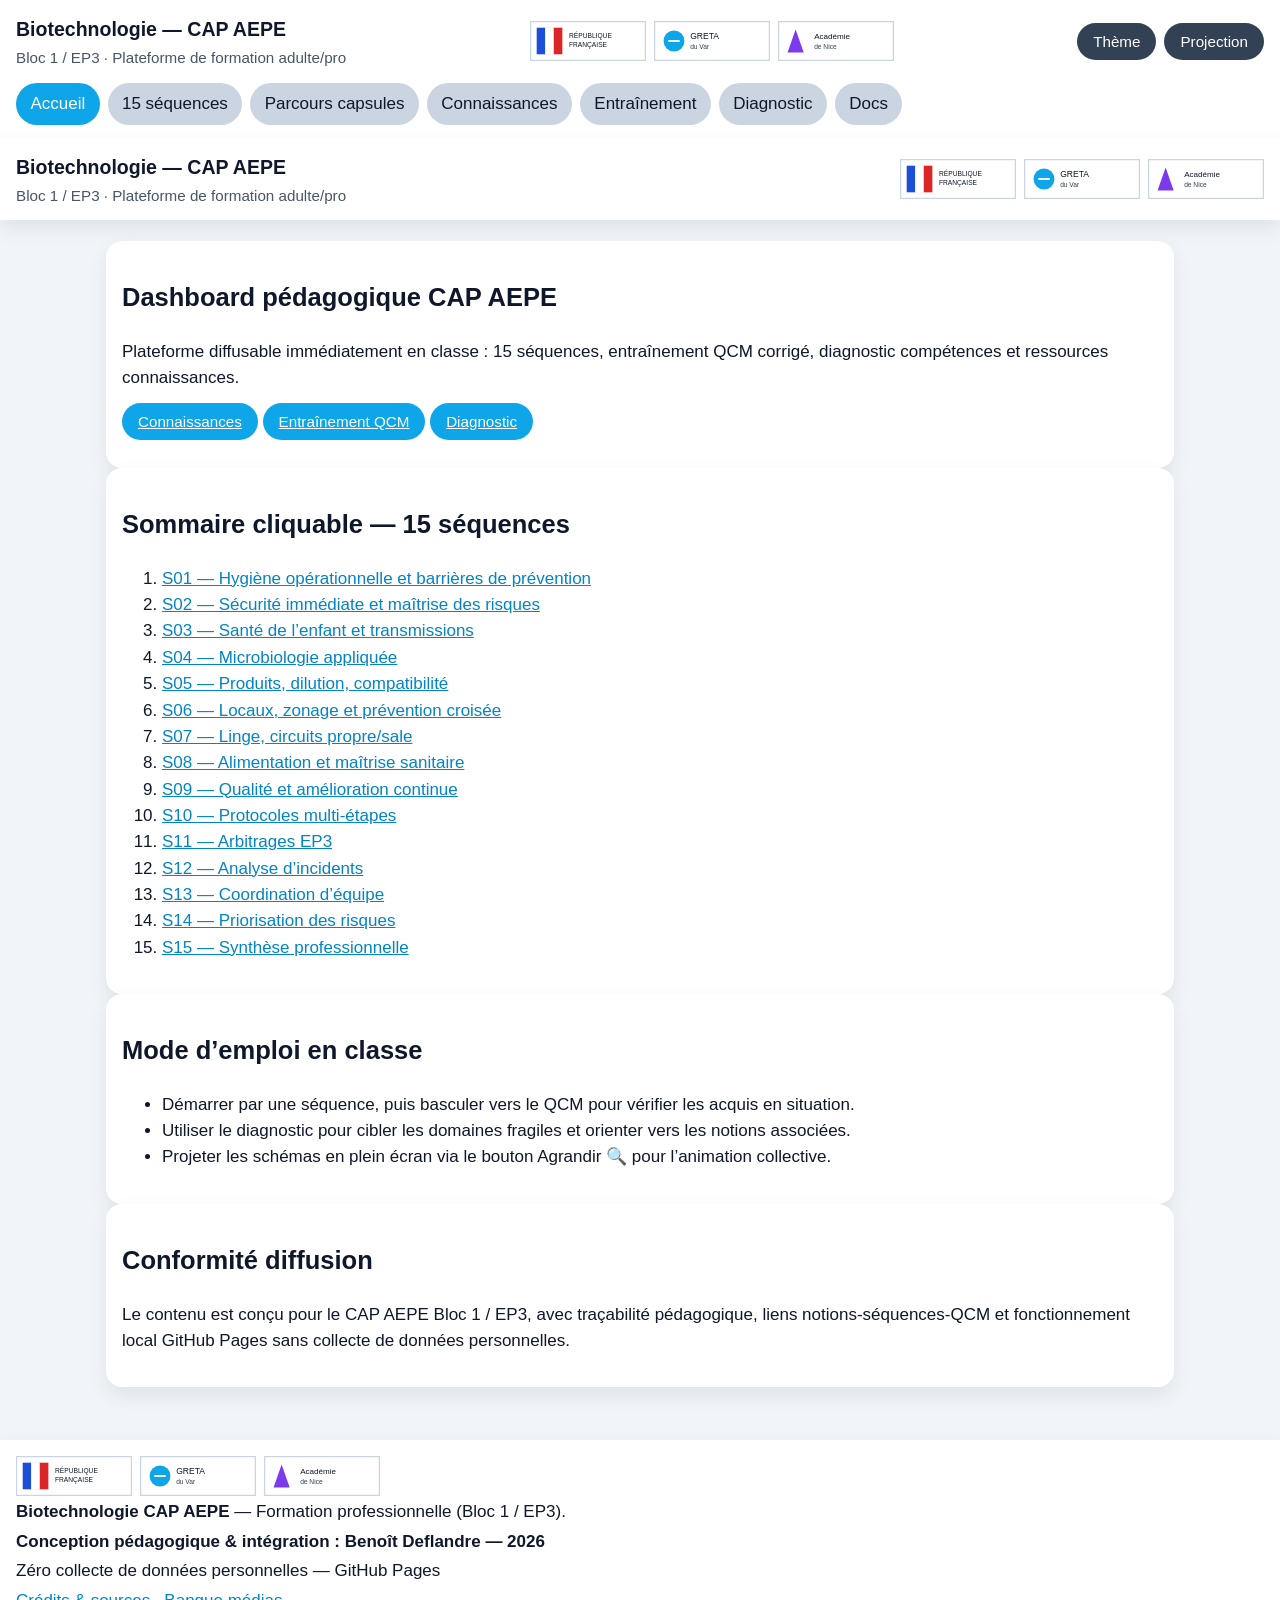
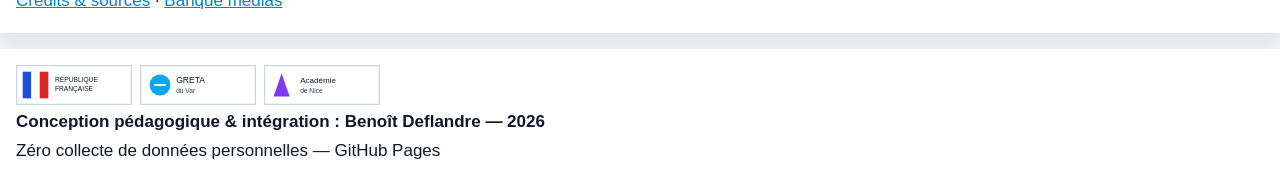
<file: index.html>
<!doctype html>
<html lang="fr">
<head>
  <meta charset="UTF-8">
  <meta name="viewport" content="width=device-width,initial-scale=1">
  <title>Accueil — Biotechnologie CAP AEPE</title>
  <link rel="stylesheet" href="assets/css/app.css">
</head>
<body data-base="./" data-page="index.html">

<header class="site-header static-header">
  <div class="topbar">
    <div class="brand">
      <h1>Biotechnologie — CAP AEPE</h1>
      <p>Bloc 1 / EP3 · Plateforme de formation adulte/pro</p>
    </div>
    <div class="logos">
      <img src="./assets/img/logos/logo-republique.svg" alt="Logo République Française">
      <img src="./assets/img/logos/logo-greta-var.svg" alt="Logo GRETA du Var">
      <img src="./assets/img/logos/logo-academie-nice.svg" alt="Logo Académie de Nice">
    </div>
  </div>
</header>
<main>
  <section class="card">
    <h2>Dashboard pédagogique CAP AEPE</h2>
    <p>Plateforme diffusable immédiatement en classe : 15 séquences, entraînement QCM corrigé, diagnostic compétences et ressources connaissances.</p>
    <p>
      <a class="btn" href="connaissances.html">Connaissances</a>
      <a class="btn" href="entrainement.html">Entraînement QCM</a>
      <a class="btn" href="diagnostic.html">Diagnostic</a>
    </p>
  </section>

  <section class="card">
    <h2>Sommaire cliquable — 15 séquences</h2>
    <ol>
      <li><a href="sequences.html#S01">S01 — Hygiène opérationnelle et barrières de prévention</a></li>
      <li><a href="sequences.html#S02">S02 — Sécurité immédiate et maîtrise des risques</a></li>
      <li><a href="sequences.html#S03">S03 — Santé de l’enfant et transmissions</a></li>
      <li><a href="sequences.html#S04">S04 — Microbiologie appliquée</a></li>
      <li><a href="sequences.html#S05">S05 — Produits, dilution, compatibilité</a></li>
      <li><a href="sequences.html#S06">S06 — Locaux, zonage et prévention croisée</a></li>
      <li><a href="sequences.html#S07">S07 — Linge, circuits propre/sale</a></li>
      <li><a href="sequences.html#S08">S08 — Alimentation et maîtrise sanitaire</a></li>
      <li><a href="sequences.html#S09">S09 — Qualité et amélioration continue</a></li>
      <li><a href="sequences.html#S10">S10 — Protocoles multi-étapes</a></li>
      <li><a href="sequences.html#S11">S11 — Arbitrages EP3</a></li>
      <li><a href="sequences.html#S12">S12 — Analyse d’incidents</a></li>
      <li><a href="sequences.html#S13">S13 — Coordination d’équipe</a></li>
      <li><a href="sequences.html#S14">S14 — Priorisation des risques</a></li>
      <li><a href="sequences.html#S15">S15 — Synthèse professionnelle</a></li>
    </ol>
  </section>

  <section class="card">
    <h2>Mode d’emploi en classe</h2>
    <ul>
      <li>Démarrer par une séquence, puis basculer vers le QCM pour vérifier les acquis en situation.</li>
      <li>Utiliser le diagnostic pour cibler les domaines fragiles et orienter vers les notions associées.</li>
      <li>Projeter les schémas en plein écran via le bouton Agrandir 🔍 pour l’animation collective.</li>
    </ul>
  </section>

  <section class="card">
    <h2>Conformité diffusion</h2>
    <p>Le contenu est conçu pour le CAP AEPE Bloc 1 / EP3, avec traçabilité pédagogique, liens notions-séquences-QCM et fonctionnement local GitHub Pages sans collecte de données personnelles.</p>
  </section>
</main>
<script src="assets/js/common.js"></script>

<footer class="static-footer">
  <div class="logos">
    <img src="./assets/img/logos/logo-republique.svg" alt="Logo République Française">
    <img src="./assets/img/logos/logo-greta-var.svg" alt="Logo GRETA du Var">
    <img src="./assets/img/logos/logo-academie-nice.svg" alt="Logo Académie de Nice">
  </div>
  <p><strong>Conception pédagogique & intégration : Benoît Deflandre — 2026</strong></p>
  <p>Zéro collecte de données personnelles — GitHub Pages</p>
</footer>

</body>
</html>
</file>
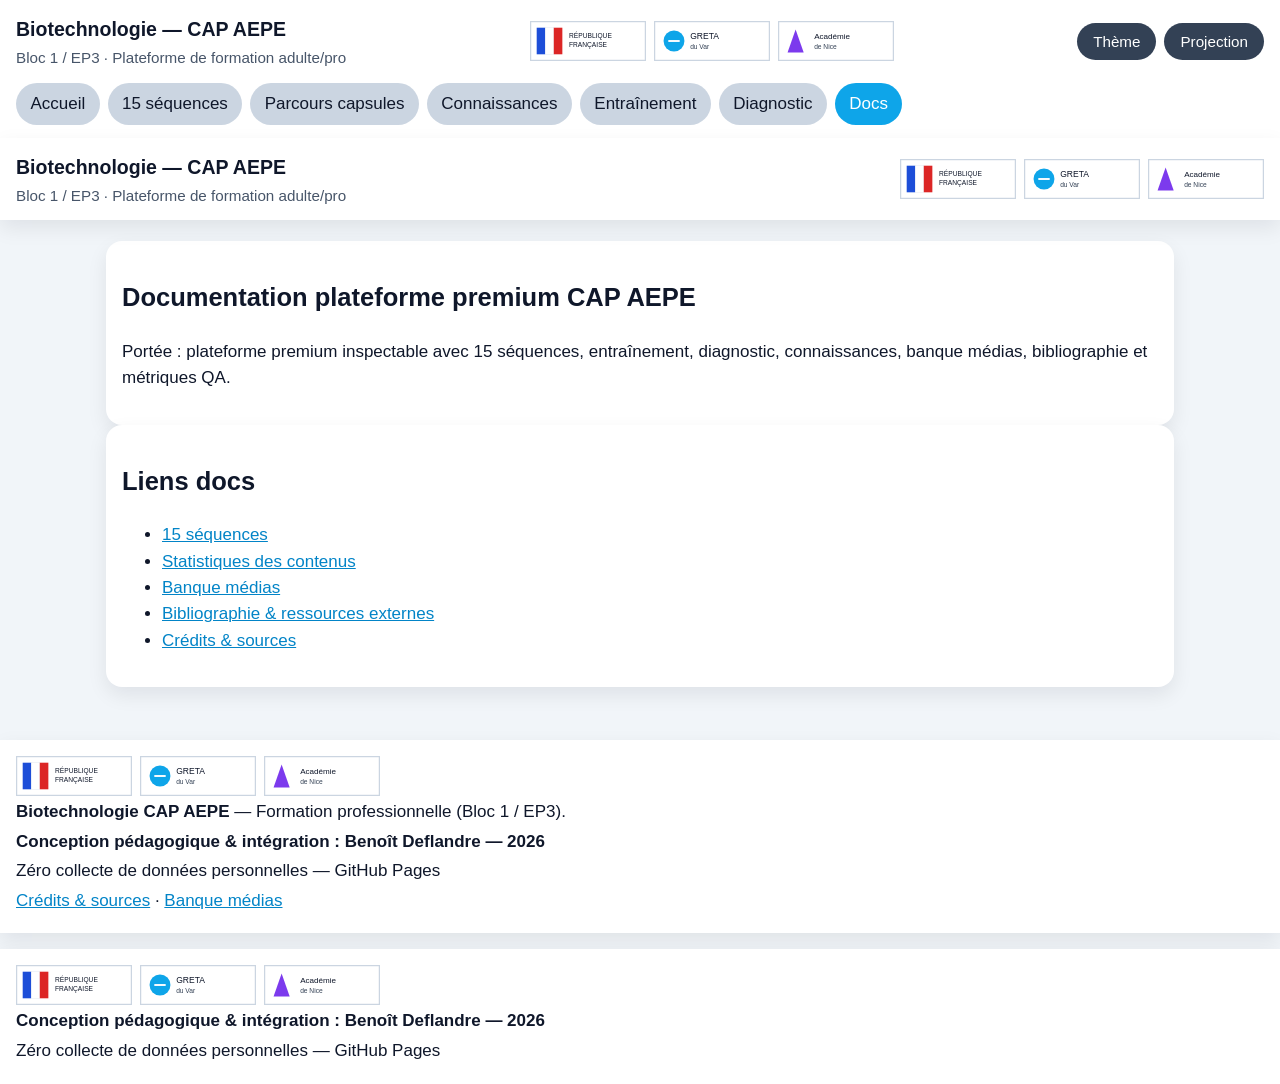
<file: docs/index.html>
<!doctype html>
<html lang="fr">
<head>
  <meta charset="UTF-8">
  <meta name="viewport" content="width=device-width,initial-scale=1">
  <title>Documentation — Biotechnologie CAP AEPE</title>
  <link rel="stylesheet" href="../assets/css/app.css">
</head>
<body data-base="../" data-page="docs/index.html">

<header class="site-header static-header">
  <div class="topbar">
    <div class="brand">
      <h1>Biotechnologie — CAP AEPE</h1>
      <p>Bloc 1 / EP3 · Plateforme de formation adulte/pro</p>
    </div>
    <div class="logos">
      <img src="../assets/img/logos/logo-republique.svg" alt="Logo République Française">
      <img src="../assets/img/logos/logo-greta-var.svg" alt="Logo GRETA du Var">
      <img src="../assets/img/logos/logo-academie-nice.svg" alt="Logo Académie de Nice">
    </div>
  </div>
</header>
<main>
  <section class="card">
    <h2>Documentation plateforme premium CAP AEPE</h2>
    <p>Portée : plateforme premium inspectable avec 15 séquences, entraînement, diagnostic, connaissances, banque médias, bibliographie et métriques QA.</p>
  </section>
  <section class="card">
    <h2>Liens docs</h2>
    <ul>
      <li><a href="../sequences.html">15 séquences</a></li>
      <li><a href="stats.html">Statistiques des contenus</a></li>
      <li><a href="banque-medias.html">Banque médias</a></li>
      <li><a href="bibliographie.html">Bibliographie & ressources externes</a></li>
      <li><a href="credits.html">Crédits & sources</a></li>
    </ul>
  </section>
</main>
<script src="../assets/js/common.js"></script>

<footer class="static-footer">
  <div class="logos">
    <img src="../assets/img/logos/logo-republique.svg" alt="Logo République Française">
    <img src="../assets/img/logos/logo-greta-var.svg" alt="Logo GRETA du Var">
    <img src="../assets/img/logos/logo-academie-nice.svg" alt="Logo Académie de Nice">
  </div>
  <p><strong>Conception pédagogique & intégration : Benoît Deflandre — 2026</strong></p>
  <p>Zéro collecte de données personnelles — GitHub Pages</p>
</footer>

</body>
</html>
</file>
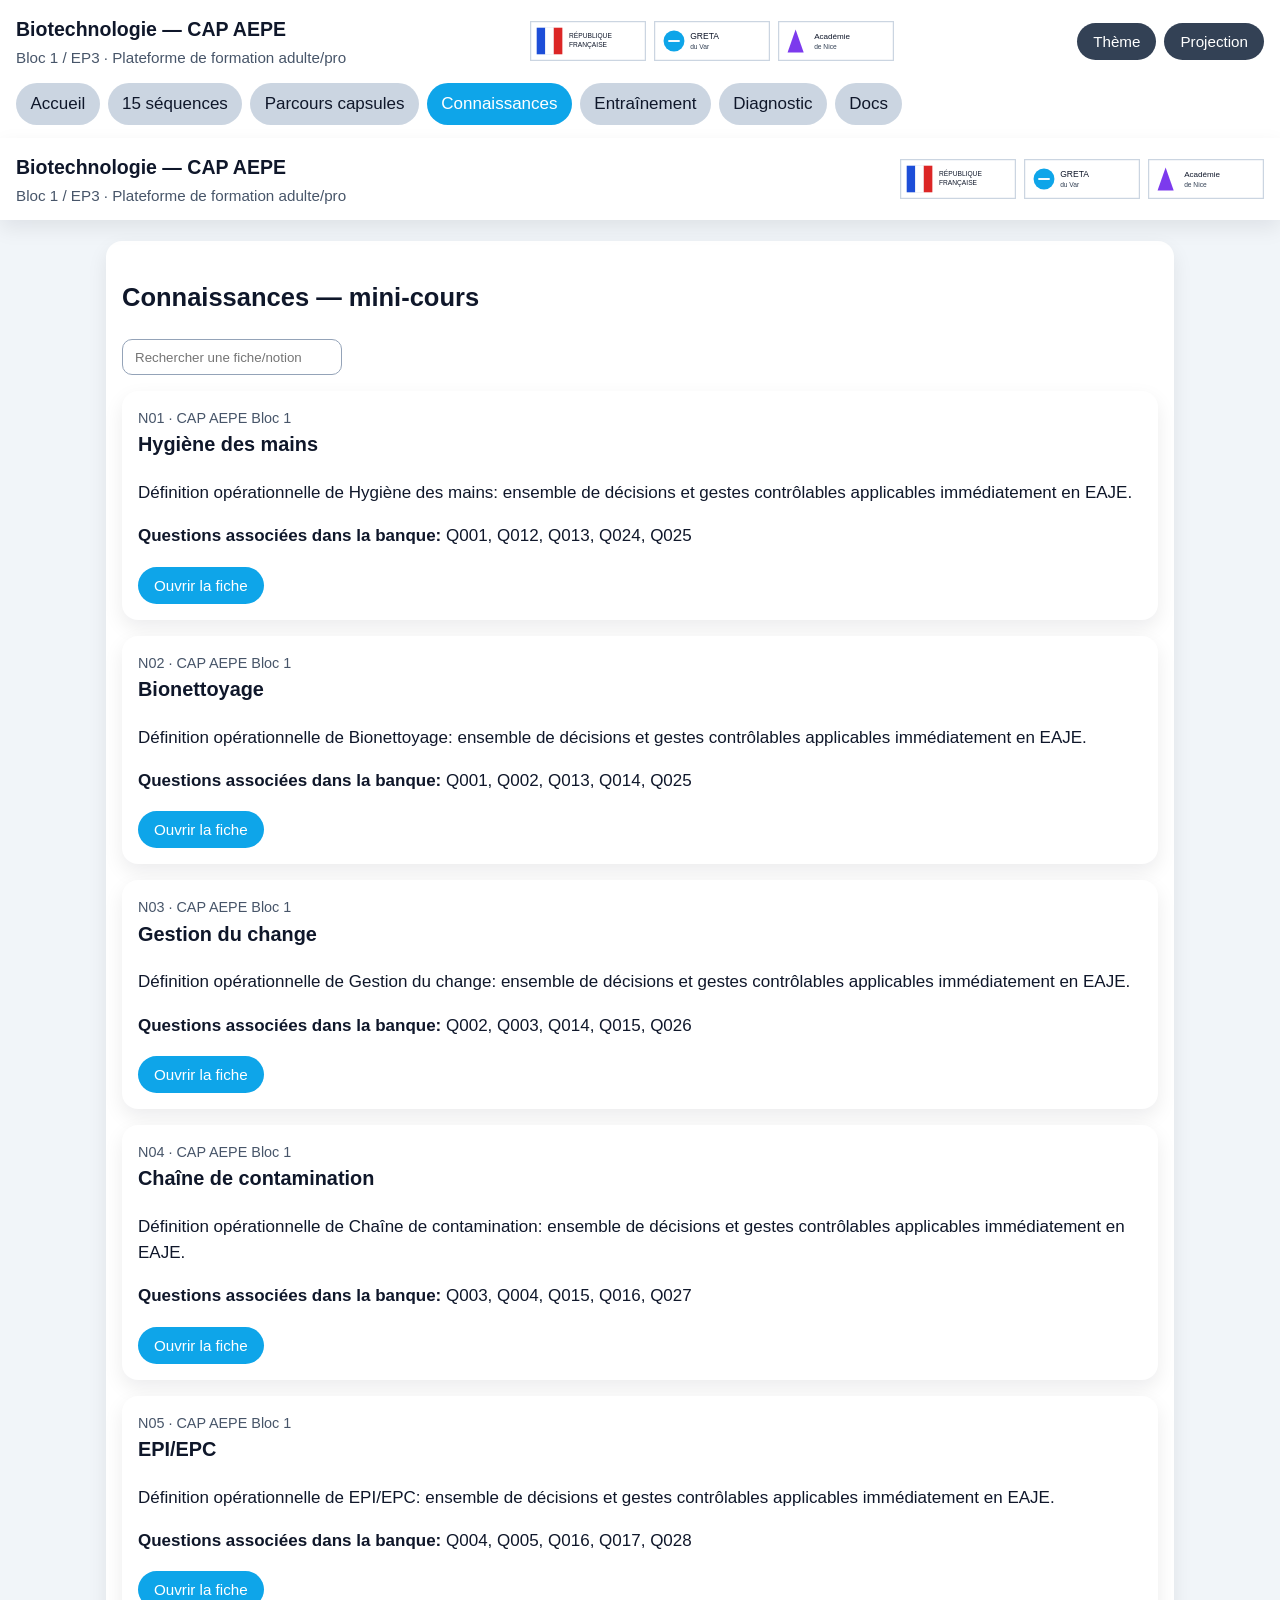
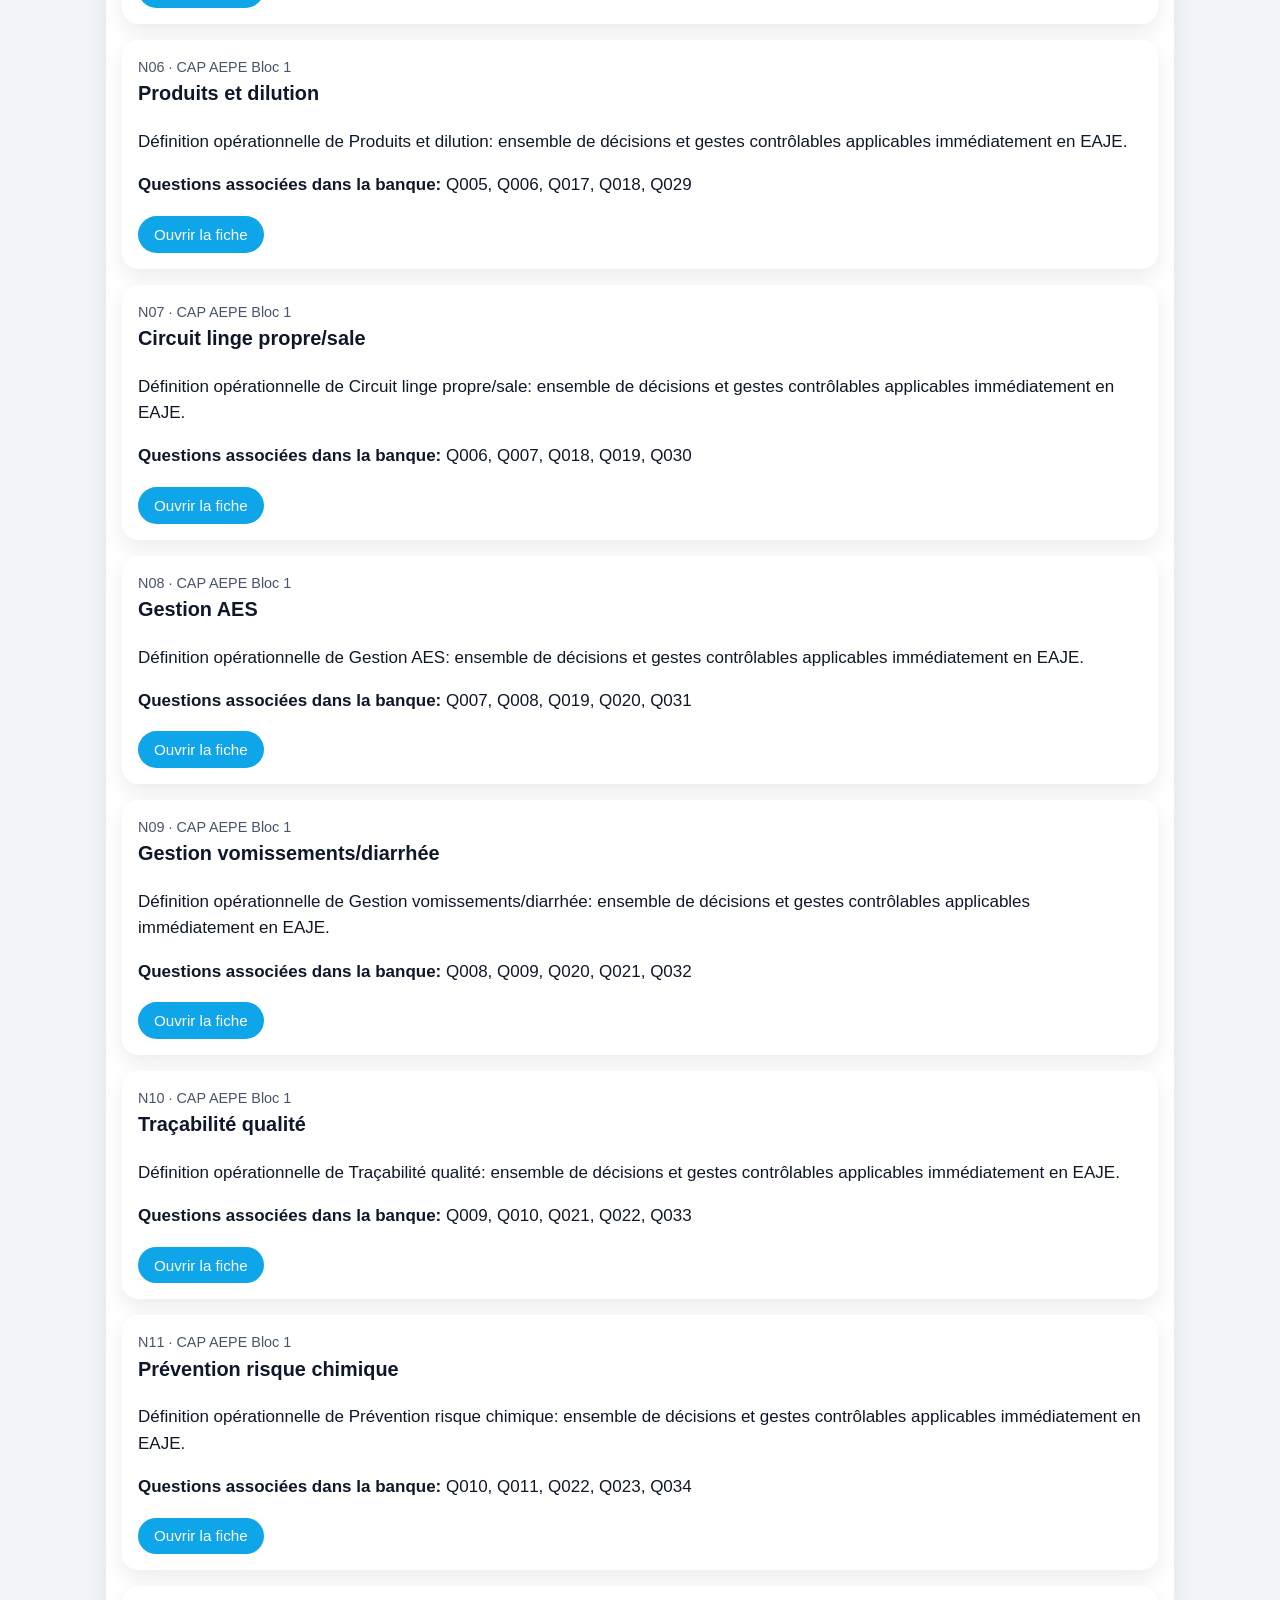
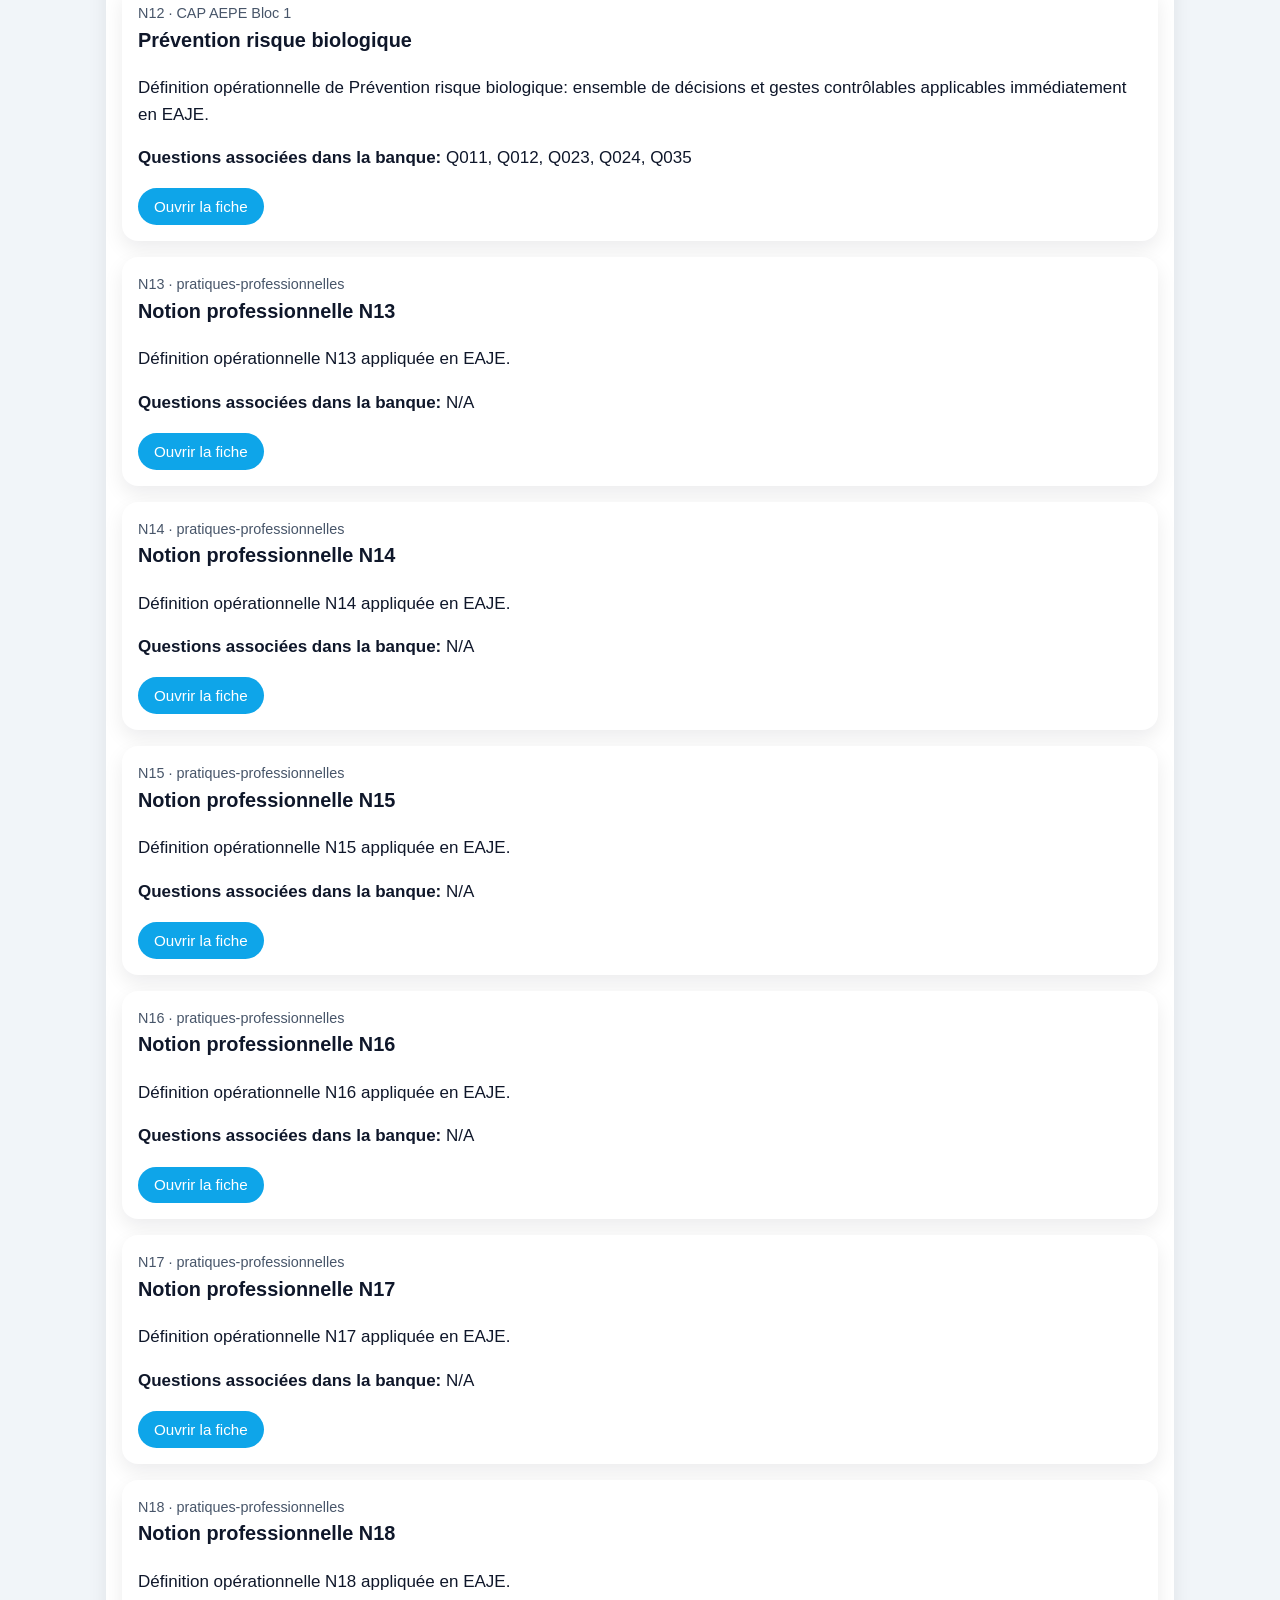
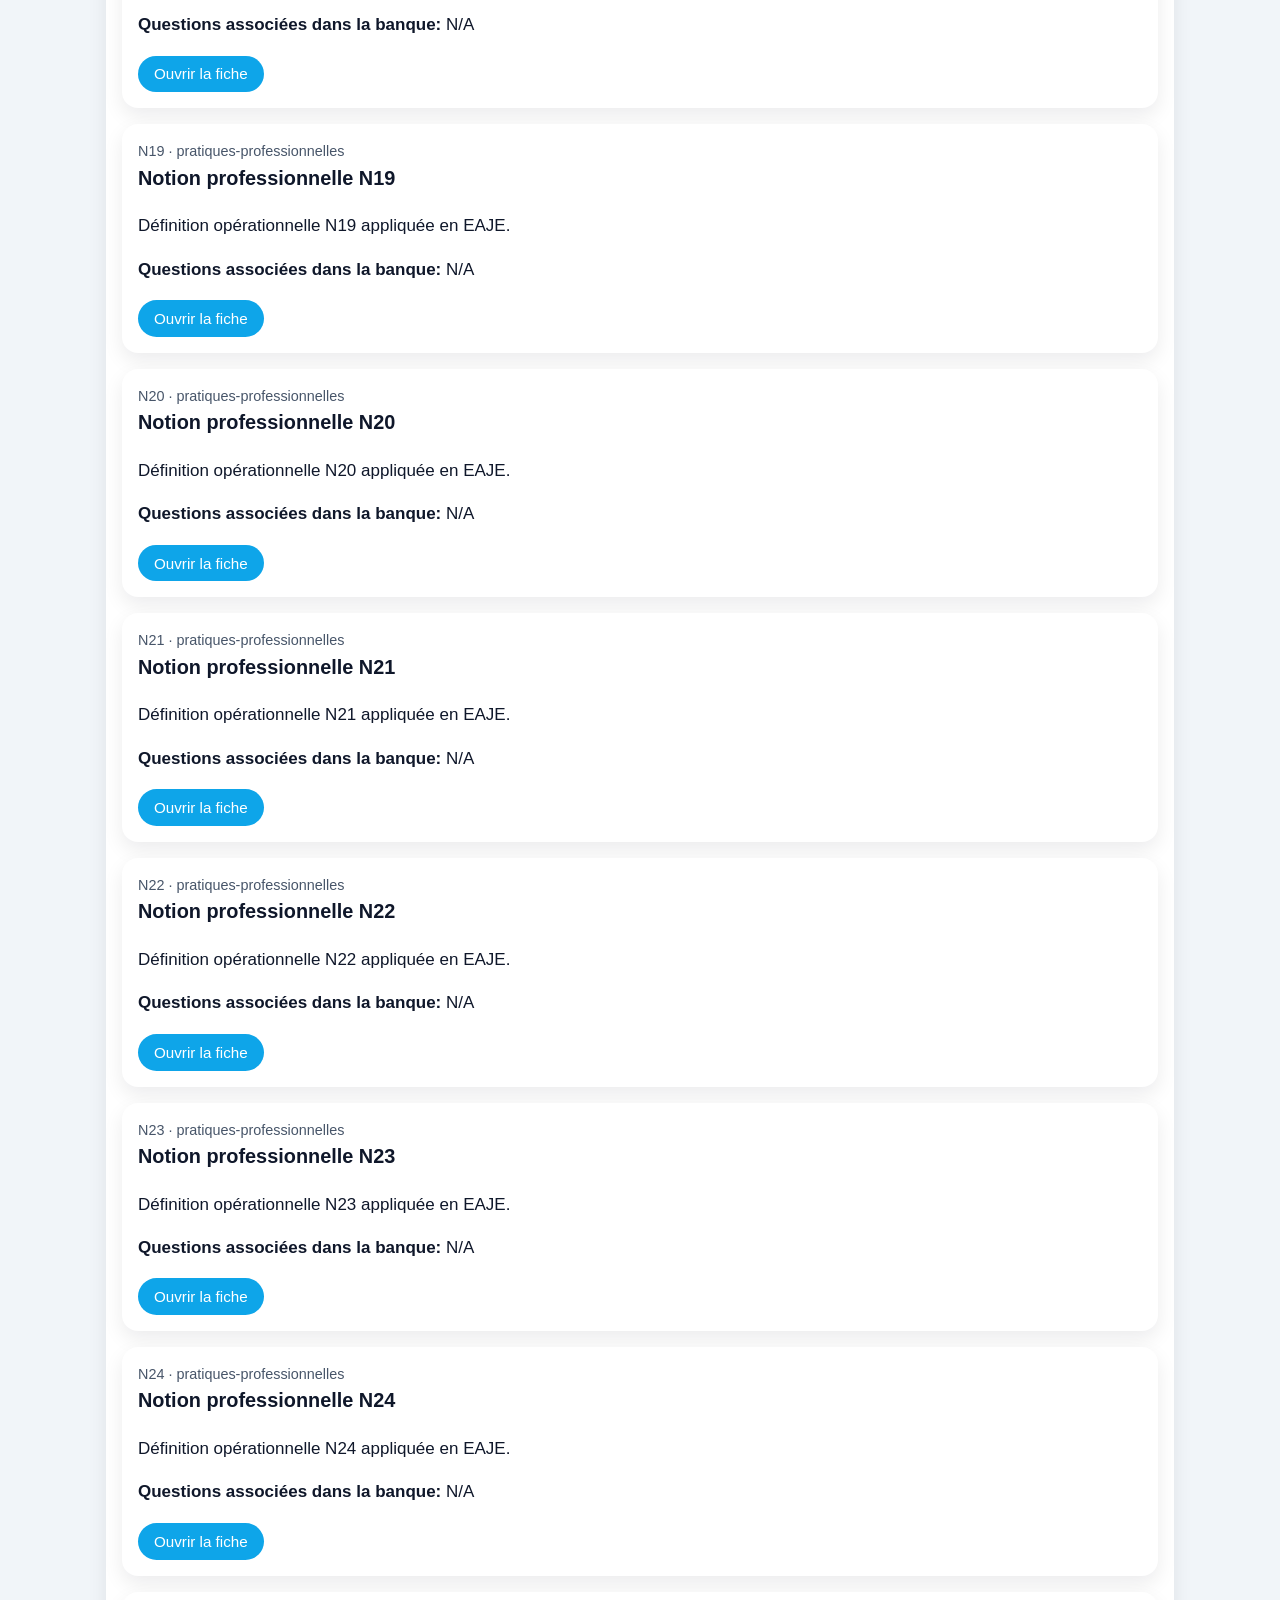
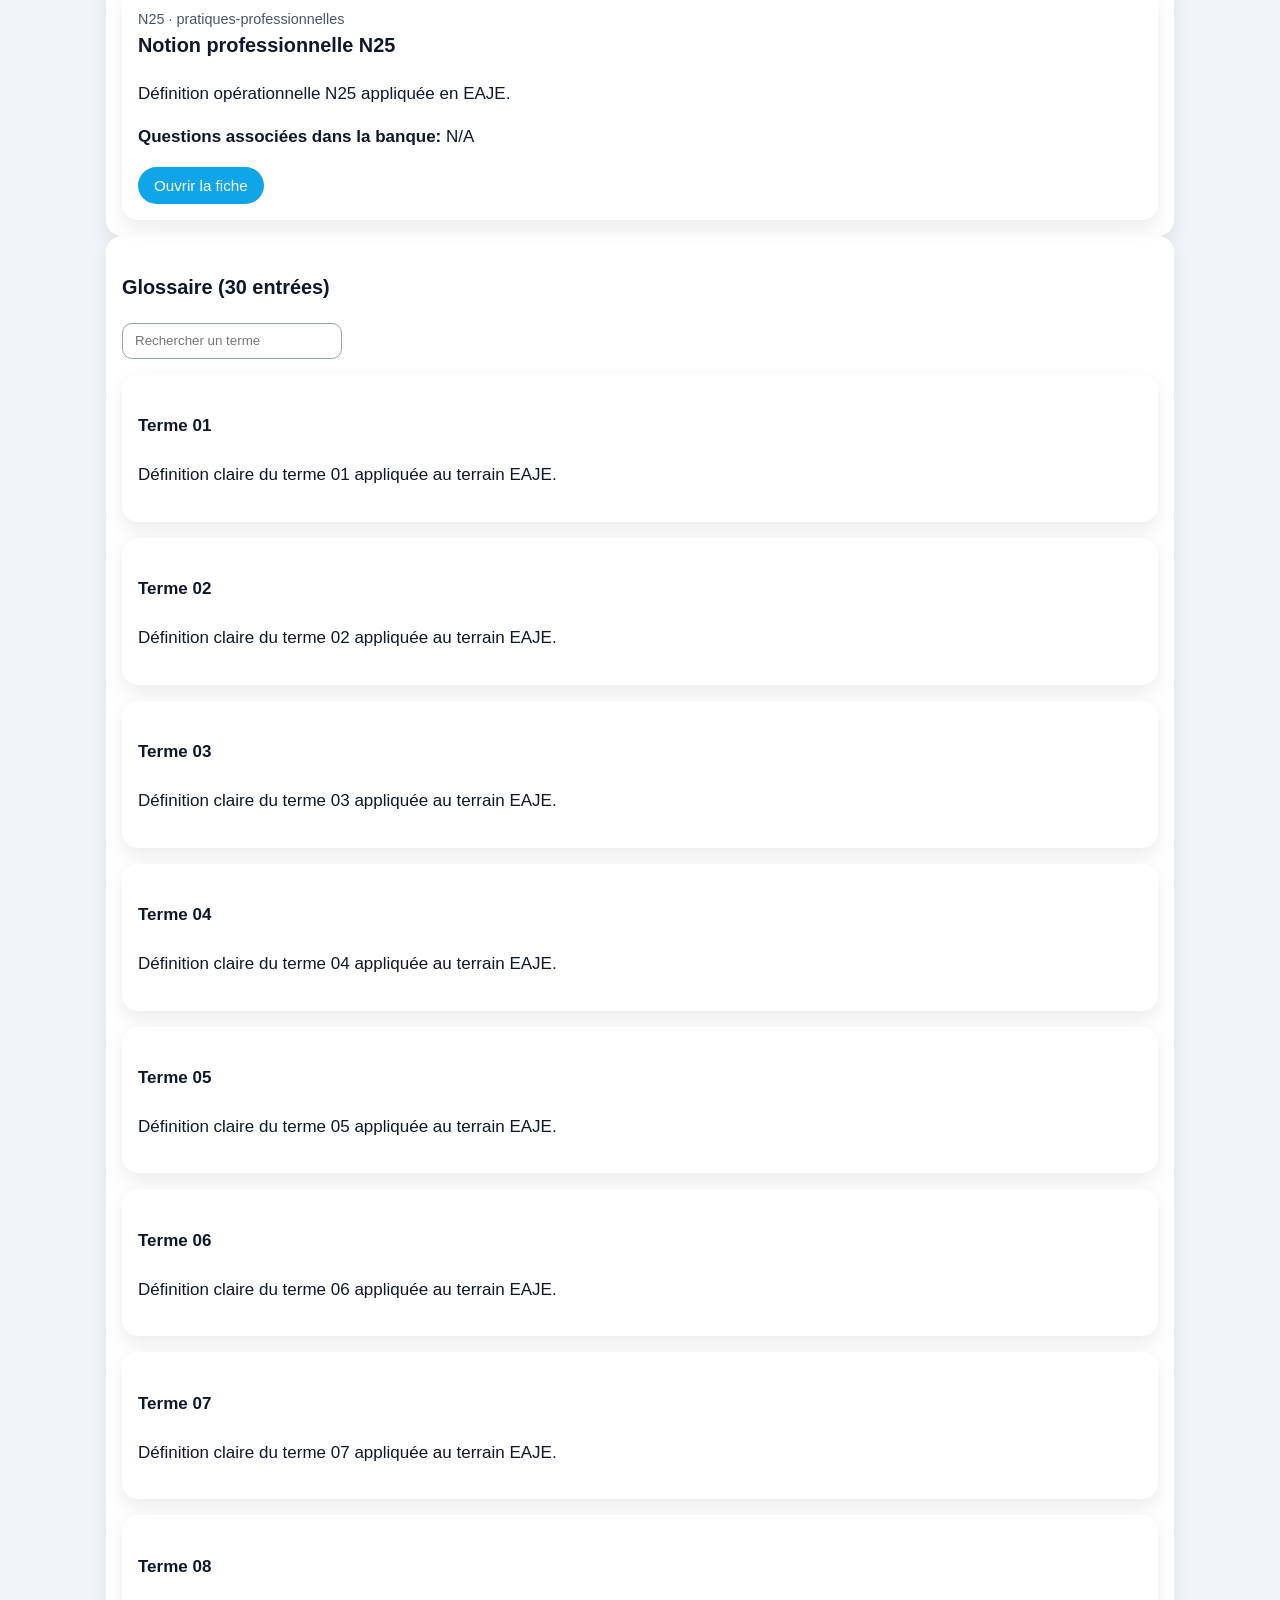
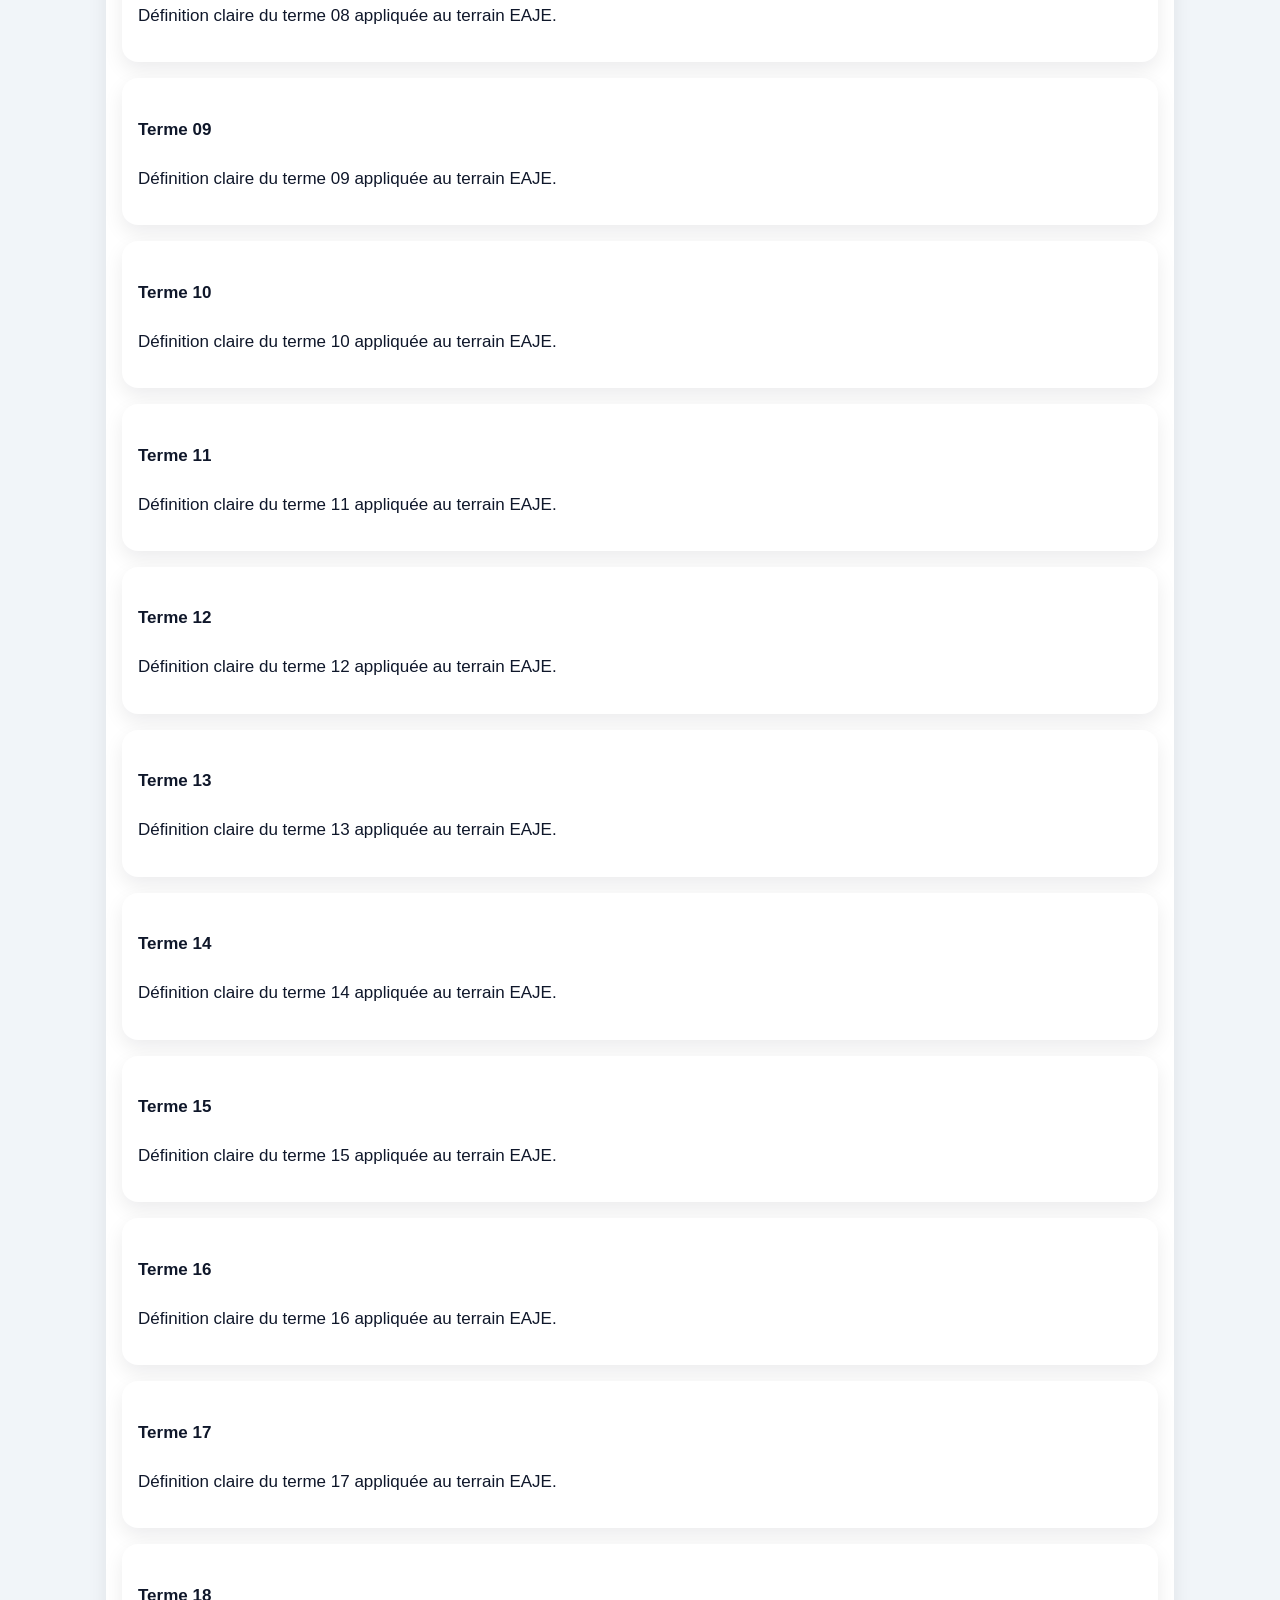
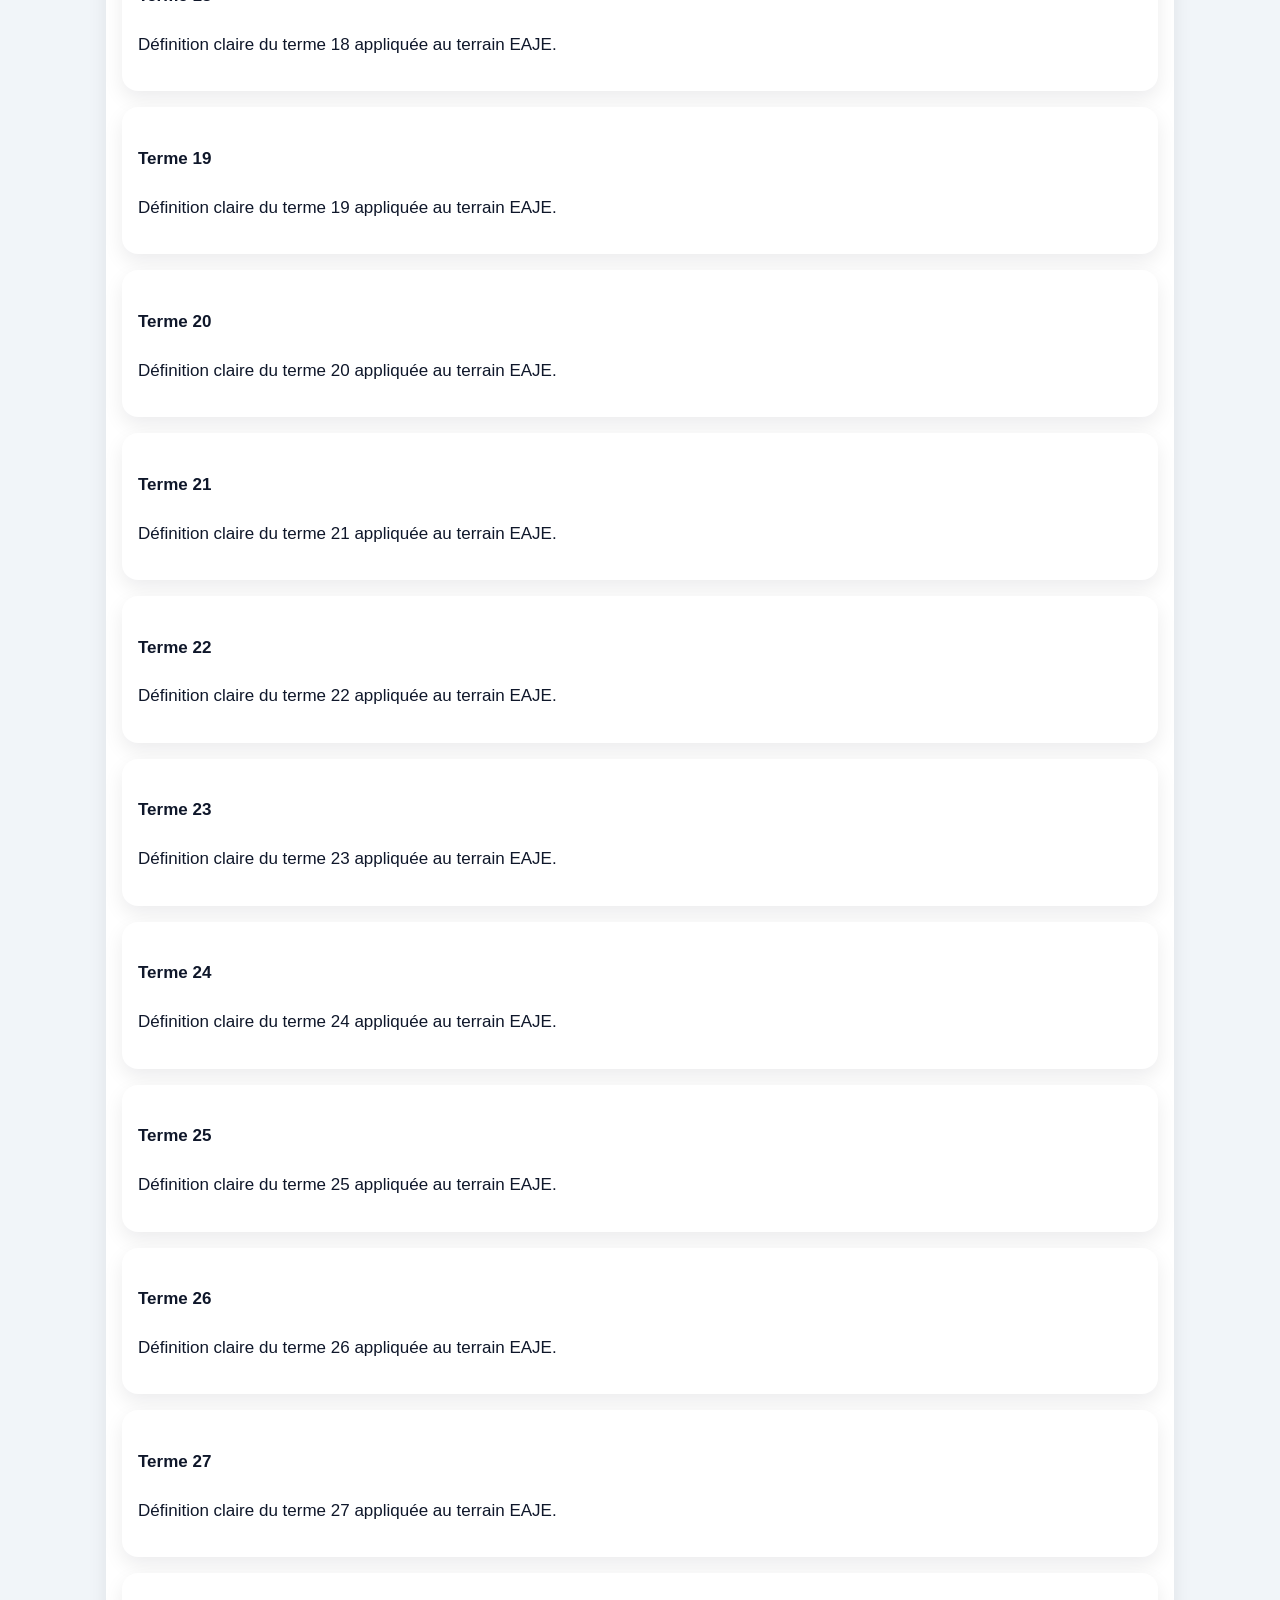
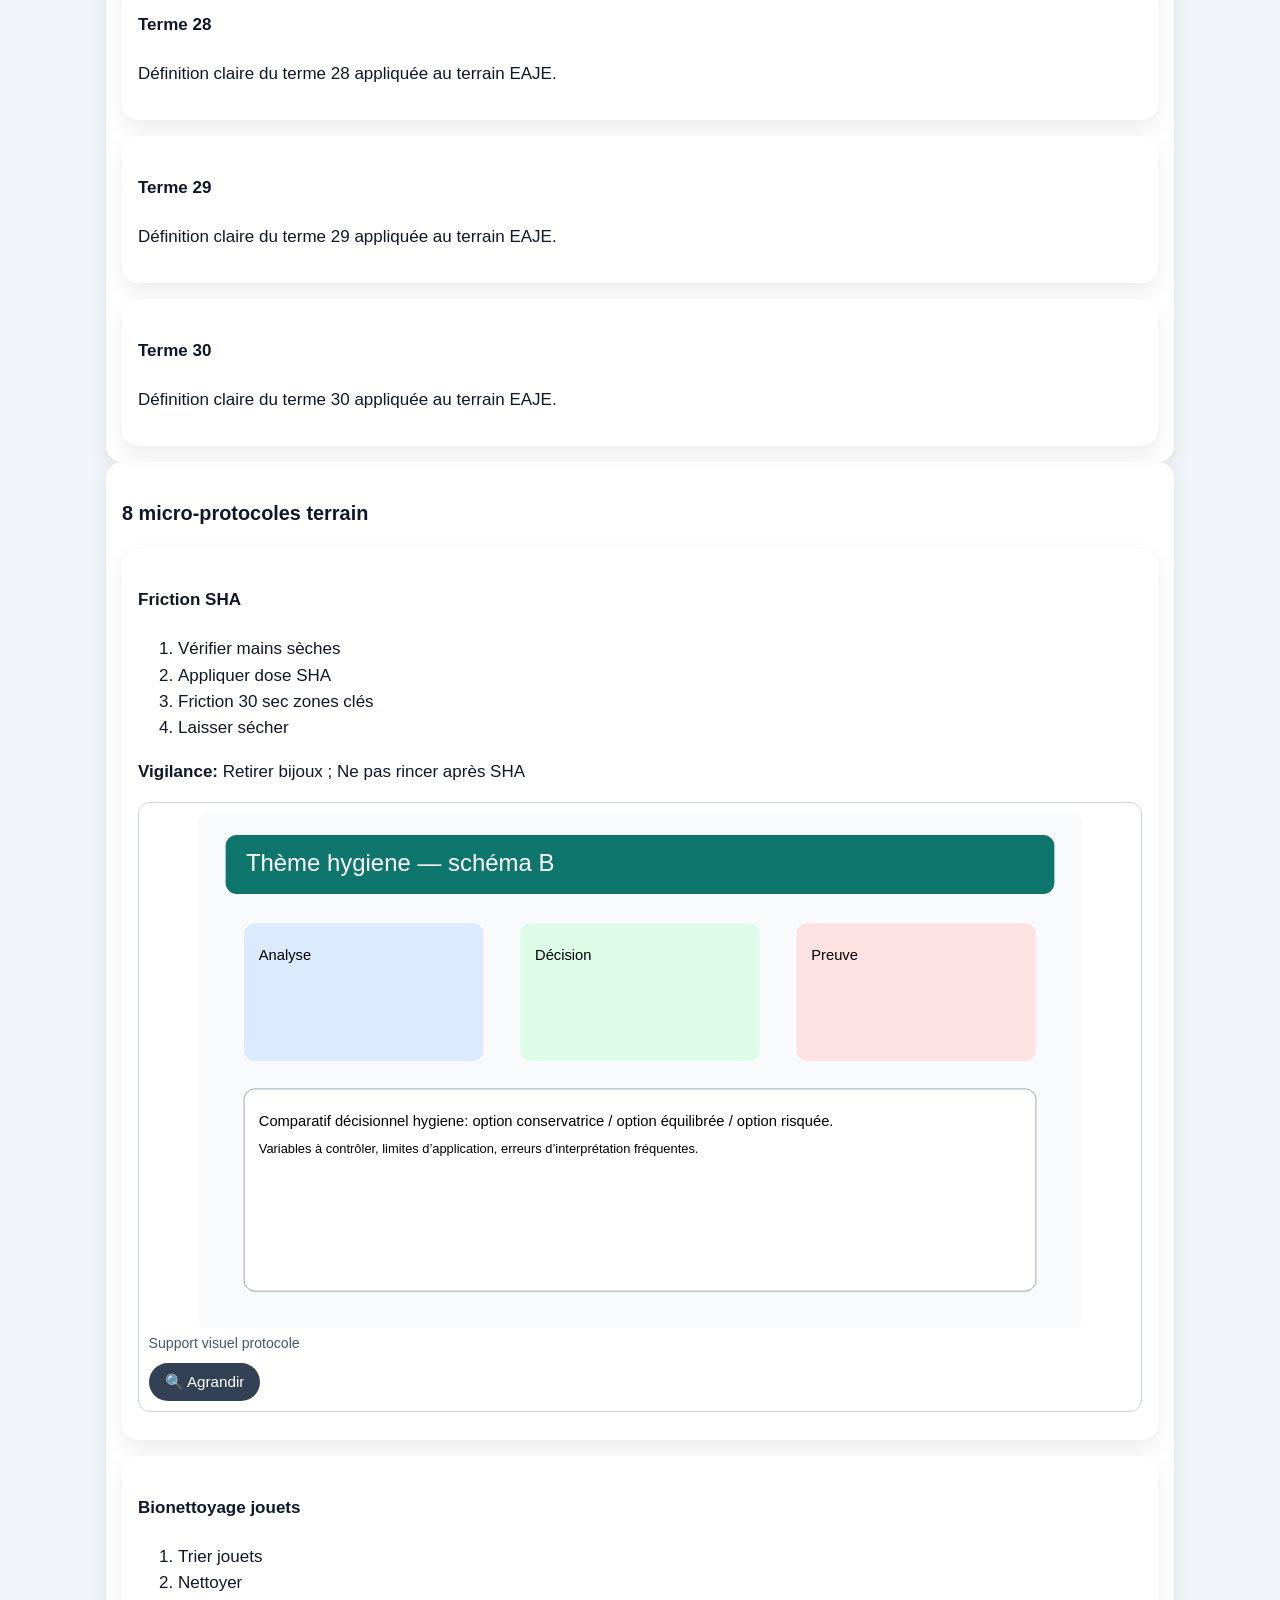
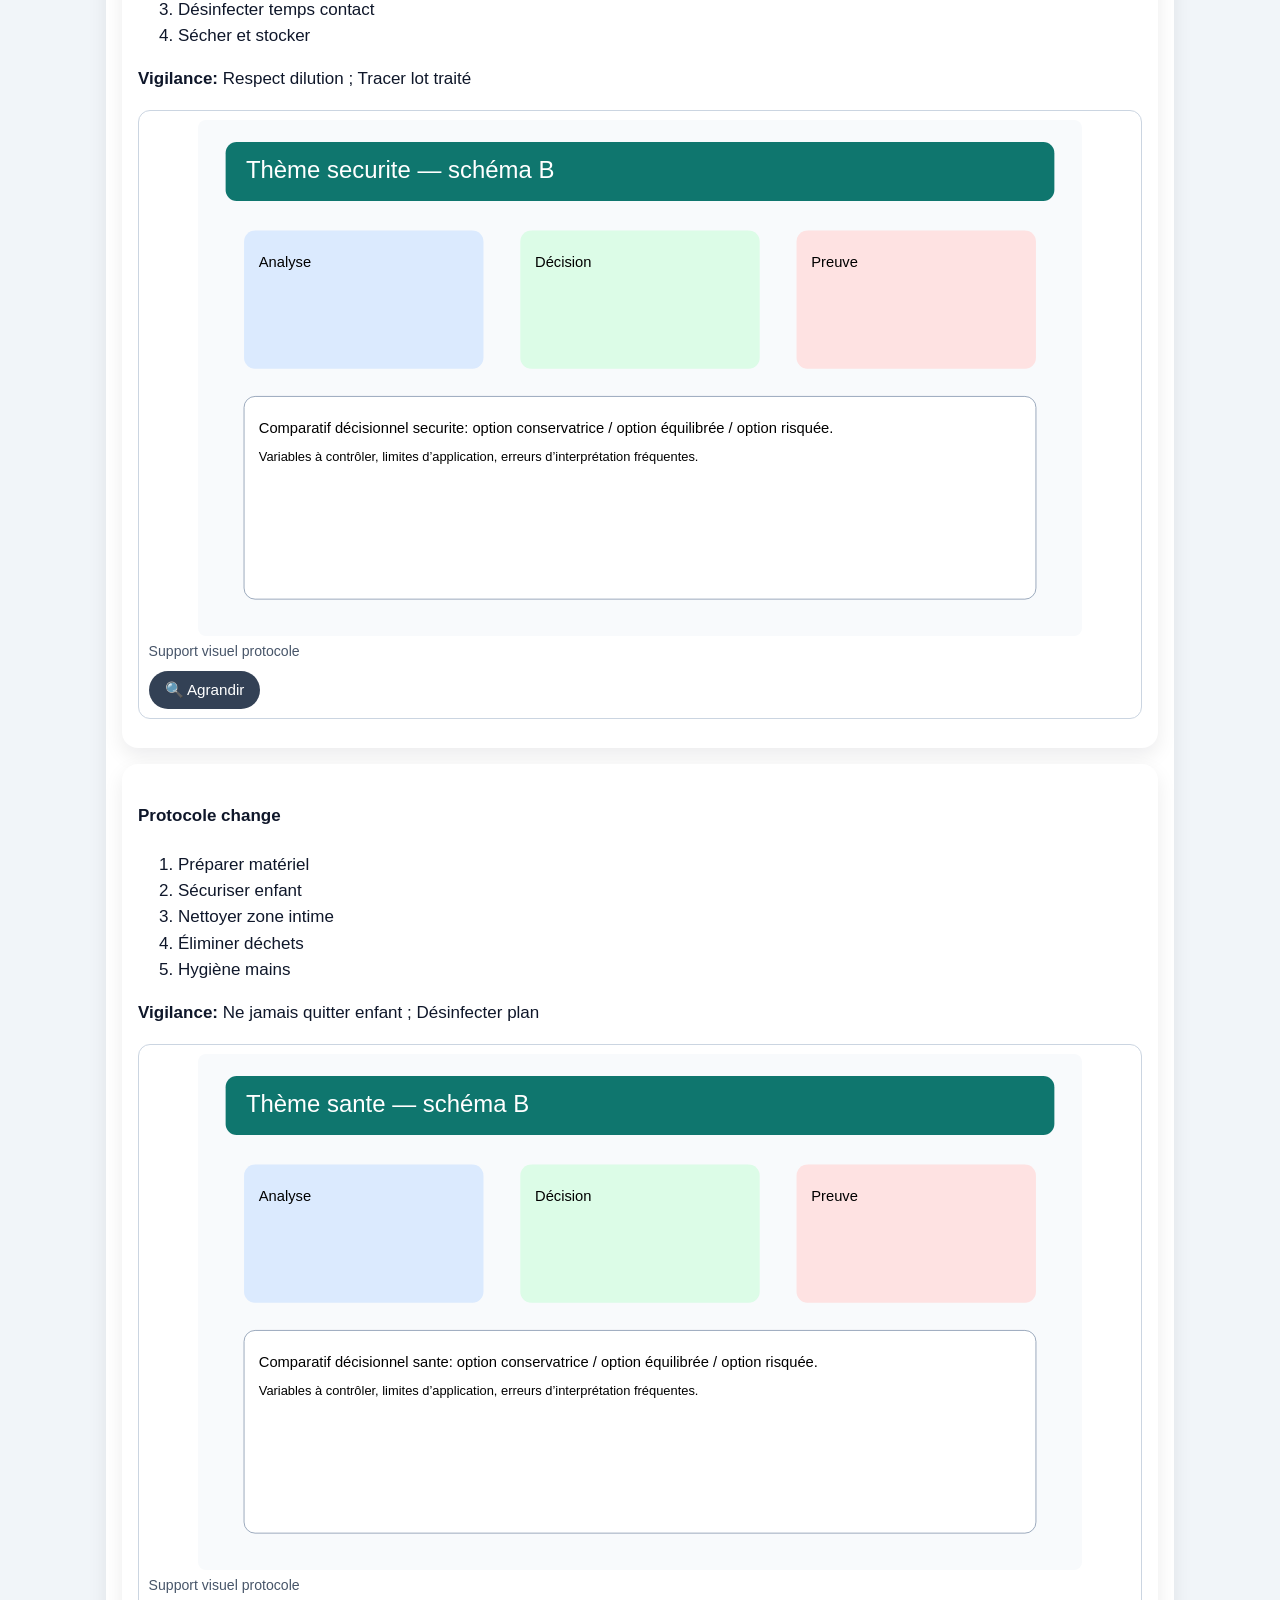
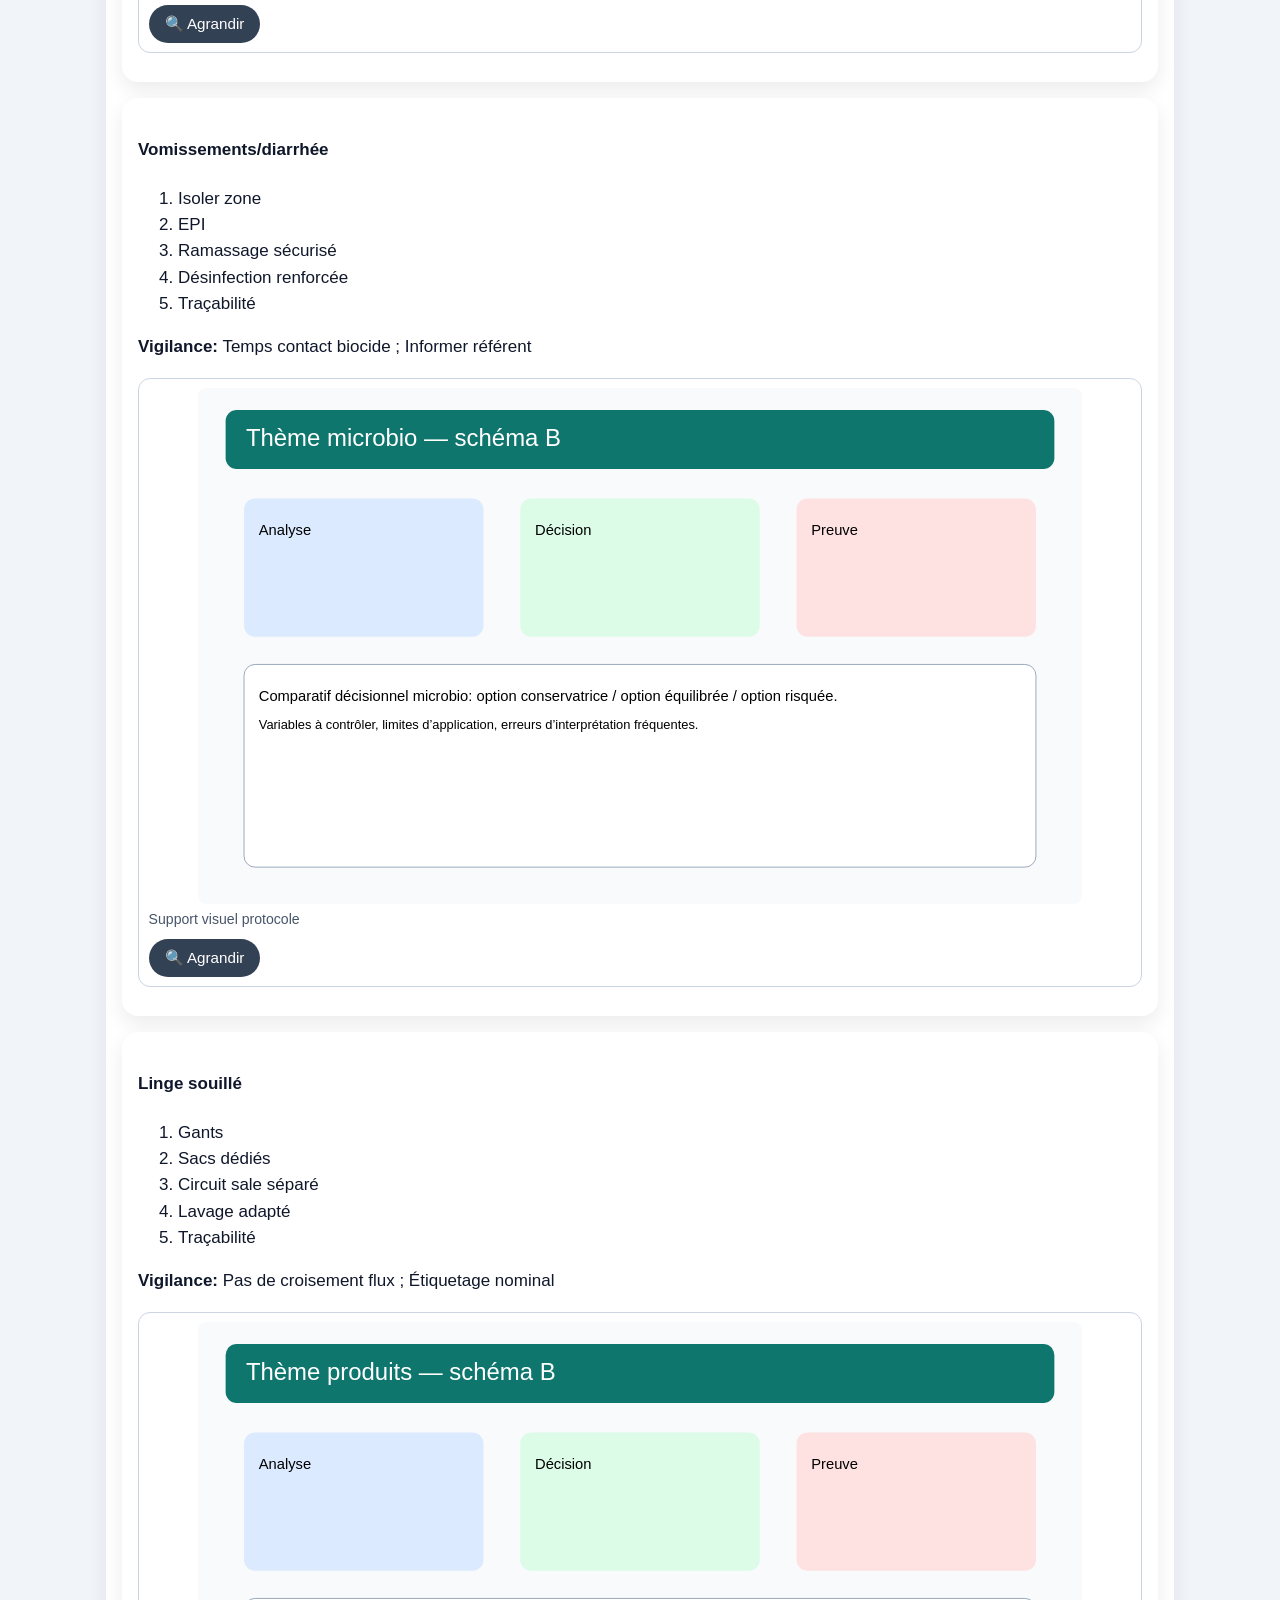
<file: connaissances.html>
<!doctype html>
<html lang="fr">
<head>
  <meta charset="UTF-8"><meta name="viewport" content="width=device-width,initial-scale=1">
  <title>Connaissances CAP AEPE</title>
  <link rel="stylesheet" href="assets/css/app.css">
</head>
<body data-base="./" data-page="connaissances.html">

<header class="site-header static-header">
  <div class="topbar">
    <div class="brand">
      <h1>Biotechnologie — CAP AEPE</h1>
      <p>Bloc 1 / EP3 · Plateforme de formation adulte/pro</p>
    </div>
    <div class="logos">
      <img src="./assets/img/logos/logo-republique.svg" alt="Logo République Française">
      <img src="./assets/img/logos/logo-greta-var.svg" alt="Logo GRETA du Var">
      <img src="./assets/img/logos/logo-academie-nice.svg" alt="Logo Académie de Nice">
    </div>
  </div>
</header>
<main>
  <section class="card">
    <h2>Connaissances — mini-cours</h2>
    <div class="toolbar"><input id="searchNotions" type="search" placeholder="Rechercher une fiche/notion"></div>
    <div id="notionsList" class="list"></div>
  </section>

  <section class="card">
    <h3>Glossaire (30 entrées)</h3>
    <div class="toolbar"><input id="searchGloss" type="search" placeholder="Rechercher un terme"></div>
    <div id="glossaireList" class="list"></div>
  </section>

  <section class="card">
    <h3>8 micro-protocoles terrain</h3>
    <div id="protocolesList" class="list"></div>
  </section>

  <section class="card">
    <h3>Pièges d’examen EP3</h3>
    <ol id="piegesList"></ol>
  </section>
<div id="notionOverlay" class="overlay" data-overlay aria-modal="true" role="dialog">
    <article class="dialog"><button class="close" aria-label="Fermer">✕</button><div id="notionBody"></div></article>
  </div>

<section class="card" id="fallbackNotions"><h3>Fallback connaissances (sans JS)</h3><p>Contenu minimal pour diffusion hors JS.</p><h4>25 notions</h4><ol><li><strong>N01</strong> — Notion opérationnelle EAJE 1</li><li><strong>N02</strong> — Notion opérationnelle EAJE 2</li><li><strong>N03</strong> — Notion opérationnelle EAJE 3</li><li><strong>N04</strong> — Notion opérationnelle EAJE 4</li><li><strong>N05</strong> — Notion opérationnelle EAJE 5</li><li><strong>N06</strong> — Notion opérationnelle EAJE 6</li><li><strong>N07</strong> — Notion opérationnelle EAJE 7</li><li><strong>N08</strong> — Notion opérationnelle EAJE 8</li><li><strong>N09</strong> — Notion opérationnelle EAJE 9</li><li><strong>N10</strong> — Notion opérationnelle EAJE 10</li><li><strong>N11</strong> — Notion opérationnelle EAJE 11</li><li><strong>N12</strong> — Notion opérationnelle EAJE 12</li><li><strong>N13</strong> — Notion opérationnelle EAJE 13</li><li><strong>N14</strong> — Notion opérationnelle EAJE 14</li><li><strong>N15</strong> — Notion opérationnelle EAJE 15</li><li><strong>N16</strong> — Notion opérationnelle EAJE 16</li><li><strong>N17</strong> — Notion opérationnelle EAJE 17</li><li><strong>N18</strong> — Notion opérationnelle EAJE 18</li><li><strong>N19</strong> — Notion opérationnelle EAJE 19</li><li><strong>N20</strong> — Notion opérationnelle EAJE 20</li><li><strong>N21</strong> — Notion opérationnelle EAJE 21</li><li><strong>N22</strong> — Notion opérationnelle EAJE 22</li><li><strong>N23</strong> — Notion opérationnelle EAJE 23</li><li><strong>N24</strong> — Notion opérationnelle EAJE 24</li><li><strong>N25</strong> — Notion opérationnelle EAJE 25</li></ol><h4>Glossaire (30)</h4><ul><li>Terme 1: définition opérationnelle.</li><li>Terme 2: définition opérationnelle.</li><li>Terme 3: définition opérationnelle.</li><li>Terme 4: définition opérationnelle.</li><li>Terme 5: définition opérationnelle.</li><li>Terme 6: définition opérationnelle.</li><li>Terme 7: définition opérationnelle.</li><li>Terme 8: définition opérationnelle.</li><li>Terme 9: définition opérationnelle.</li><li>Terme 10: définition opérationnelle.</li><li>Terme 11: définition opérationnelle.</li><li>Terme 12: définition opérationnelle.</li><li>Terme 13: définition opérationnelle.</li><li>Terme 14: définition opérationnelle.</li><li>Terme 15: définition opérationnelle.</li><li>Terme 16: définition opérationnelle.</li><li>Terme 17: définition opérationnelle.</li><li>Terme 18: définition opérationnelle.</li><li>Terme 19: définition opérationnelle.</li><li>Terme 20: définition opérationnelle.</li><li>Terme 21: définition opérationnelle.</li><li>Terme 22: définition opérationnelle.</li><li>Terme 23: définition opérationnelle.</li><li>Terme 24: définition opérationnelle.</li><li>Terme 25: définition opérationnelle.</li><li>Terme 26: définition opérationnelle.</li><li>Terme 27: définition opérationnelle.</li><li>Terme 28: définition opérationnelle.</li><li>Terme 29: définition opérationnelle.</li><li>Terme 30: définition opérationnelle.</li></ul><h4>Micro-protocoles (8)</h4><ol><li>Micro-protocole 1: préparer, agir, contrôler, tracer.</li><li>Micro-protocole 2: préparer, agir, contrôler, tracer.</li><li>Micro-protocole 3: préparer, agir, contrôler, tracer.</li><li>Micro-protocole 4: préparer, agir, contrôler, tracer.</li><li>Micro-protocole 5: préparer, agir, contrôler, tracer.</li><li>Micro-protocole 6: préparer, agir, contrôler, tracer.</li><li>Micro-protocole 7: préparer, agir, contrôler, tracer.</li><li>Micro-protocole 8: préparer, agir, contrôler, tracer.</li></ol><h4>Pièges EP3 (10) — Piège → conséquence → réflexe correct</h4><ol><li>Piège EP3 1 : geste incomplet → contamination persistante → reprendre séquence complète + traçabilité.</li><li>Piège EP3 2: confusion fréquente en situation.</li><li>Piège EP3 3: confusion fréquente en situation.</li><li>Piège EP3 4: confusion fréquente en situation.</li><li>Piège EP3 5: confusion fréquente en situation.</li><li>Piège EP3 6: confusion fréquente en situation.</li><li>Piège EP3 7: confusion fréquente en situation.</li><li>Piège EP3 8: confusion fréquente en situation.</li><li>Piège EP3 9: confusion fréquente en situation.</li><li>Piège EP3 10: confusion fréquente en situation.</li></ol></section>

</main>
<script src="assets/js/common.js"></script>
<script src="assets/js/loaders.js"></script>
<script src="assets/js/connaissances.js"></script>

<footer class="static-footer">
  <div class="logos">
    <img src="./assets/img/logos/logo-republique.svg" alt="Logo République Française">
    <img src="./assets/img/logos/logo-greta-var.svg" alt="Logo GRETA du Var">
    <img src="./assets/img/logos/logo-academie-nice.svg" alt="Logo Académie de Nice">
  </div>
  <p><strong>Conception pédagogique & intégration : Benoît Deflandre — 2026</strong></p>
  <p>Zéro collecte de données personnelles — GitHub Pages</p>
</footer>

</body>
</html>
</file>
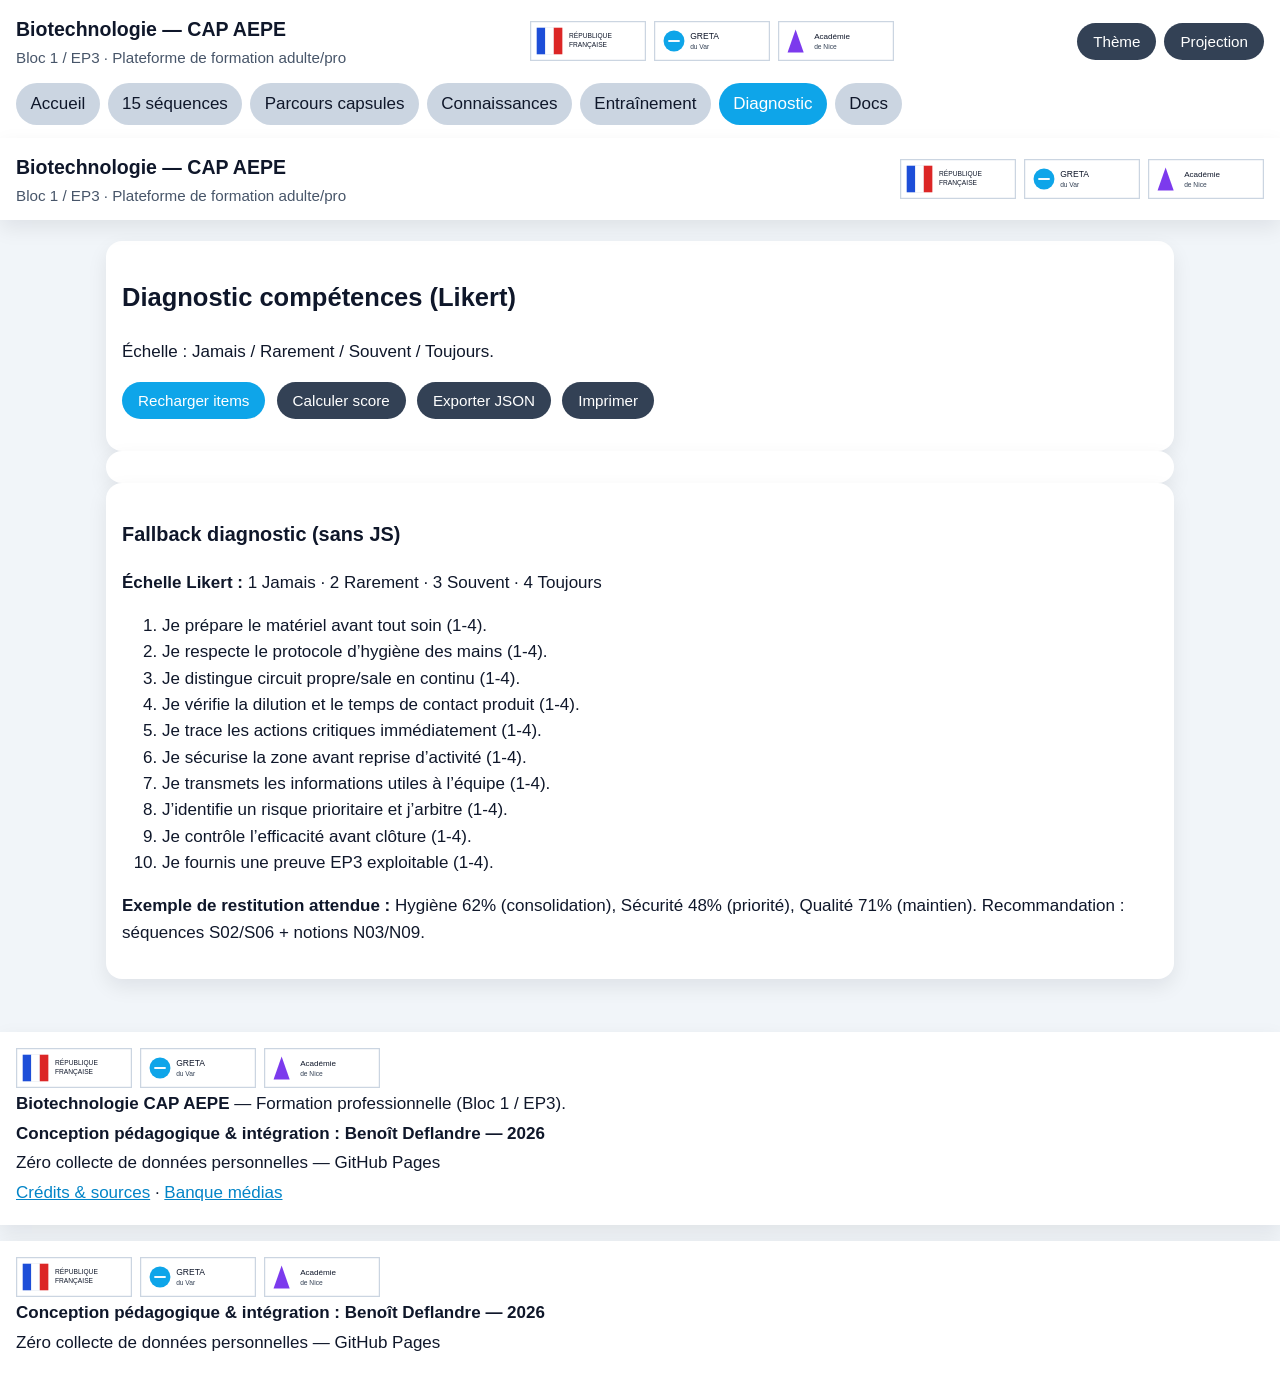
<file: diagnostic.html>
<!doctype html>
<html lang="fr">
<head>
  <meta charset="UTF-8"><meta name="viewport" content="width=device-width,initial-scale=1">
  <title>Diagnostic compétences — CAP AEPE</title>
  <link rel="stylesheet" href="assets/css/app.css">
</head>
<body data-base="./" data-page="diagnostic.html">

<header class="site-header static-header">
  <div class="topbar">
    <div class="brand">
      <h1>Biotechnologie — CAP AEPE</h1>
      <p>Bloc 1 / EP3 · Plateforme de formation adulte/pro</p>
    </div>
    <div class="logos">
      <img src="./assets/img/logos/logo-republique.svg" alt="Logo République Française">
      <img src="./assets/img/logos/logo-greta-var.svg" alt="Logo GRETA du Var">
      <img src="./assets/img/logos/logo-academie-nice.svg" alt="Logo Académie de Nice">
    </div>
  </div>
</header>
<main>
  <section class="card">
    <h2>Diagnostic compétences (Likert)</h2>
    <p>Échelle : Jamais / Rarement / Souvent / Toujours.</p>
    <div class="toolbar">
      <button id="reloadDiag" class="btn">Recharger items</button>
      <button id="calcDiag" class="btn secondary">Calculer score</button>
      <button id="exportDiag" class="btn secondary">Exporter JSON</button>
      <button id="printDiag" class="btn secondary">Imprimer</button>
    </div>
    <div id="diagZone"></div>
  </section>
  <section class="card" id="diagResult"></section>

<section class="card" id="fallbackDiagnostic"><h3>Fallback diagnostic (sans JS)</h3><p><strong>Échelle Likert :</strong> 1 Jamais · 2 Rarement · 3 Souvent · 4 Toujours</p><ol>
<li>Je prépare le matériel avant tout soin (1-4).</li><li>Je respecte le protocole d’hygiène des mains (1-4).</li><li>Je distingue circuit propre/sale en continu (1-4).</li><li>Je vérifie la dilution et le temps de contact produit (1-4).</li><li>Je trace les actions critiques immédiatement (1-4).</li><li>Je sécurise la zone avant reprise d’activité (1-4).</li><li>Je transmets les informations utiles à l’équipe (1-4).</li><li>J’identifie un risque prioritaire et j’arbitre (1-4).</li><li>Je contrôle l’efficacité avant clôture (1-4).</li><li>Je fournis une preuve EP3 exploitable (1-4).</li></ol>
<p><strong>Exemple de restitution attendue :</strong> Hygiène 62% (consolidation), Sécurité 48% (priorité), Qualité 71% (maintien). Recommandation : séquences S02/S06 + notions N03/N09.</p></section>

</main>
<script src="assets/js/common.js"></script>
<script src="assets/js/loaders.js"></script>
<script src="assets/js/diagnostic.js"></script>

<footer class="static-footer">
  <div class="logos">
    <img src="./assets/img/logos/logo-republique.svg" alt="Logo République Française">
    <img src="./assets/img/logos/logo-greta-var.svg" alt="Logo GRETA du Var">
    <img src="./assets/img/logos/logo-academie-nice.svg" alt="Logo Académie de Nice">
  </div>
  <p><strong>Conception pédagogique & intégration : Benoît Deflandre — 2026</strong></p>
  <p>Zéro collecte de données personnelles — GitHub Pages</p>
</footer>

</body>
</html>
</file>
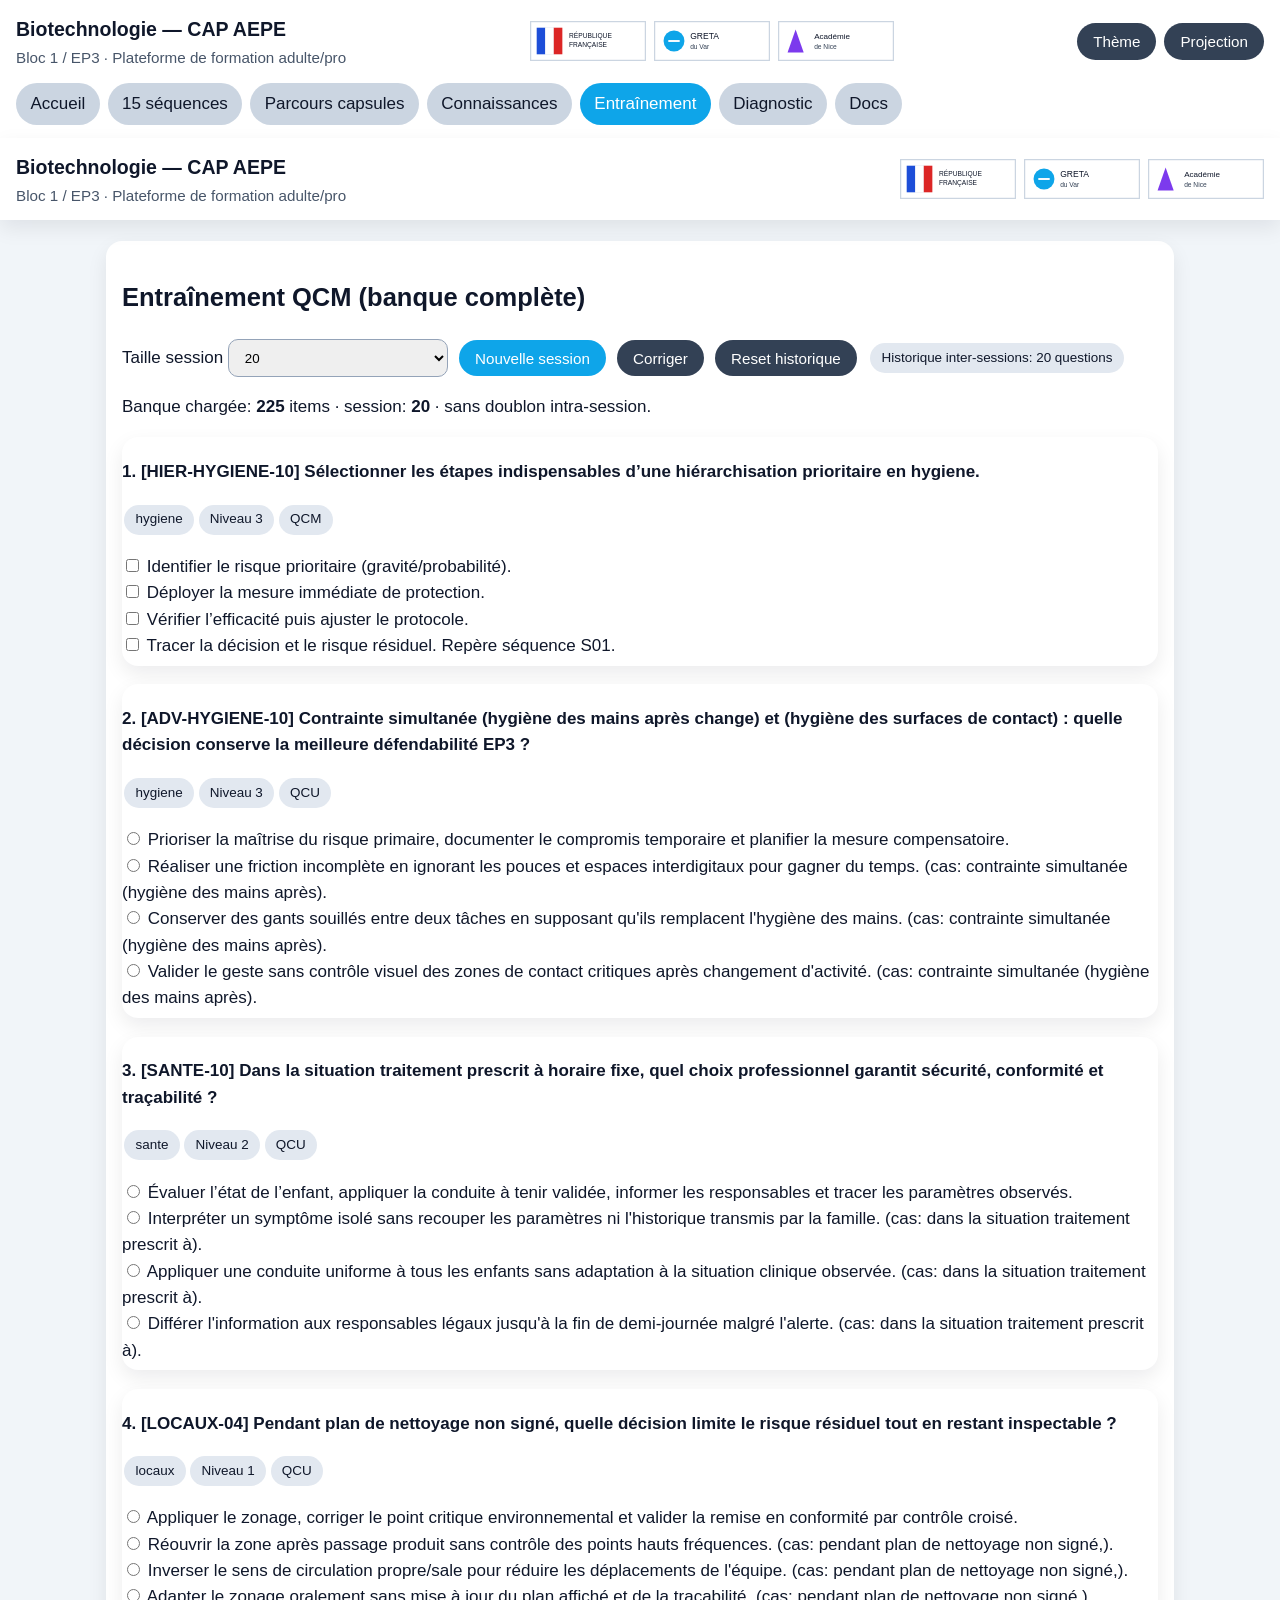
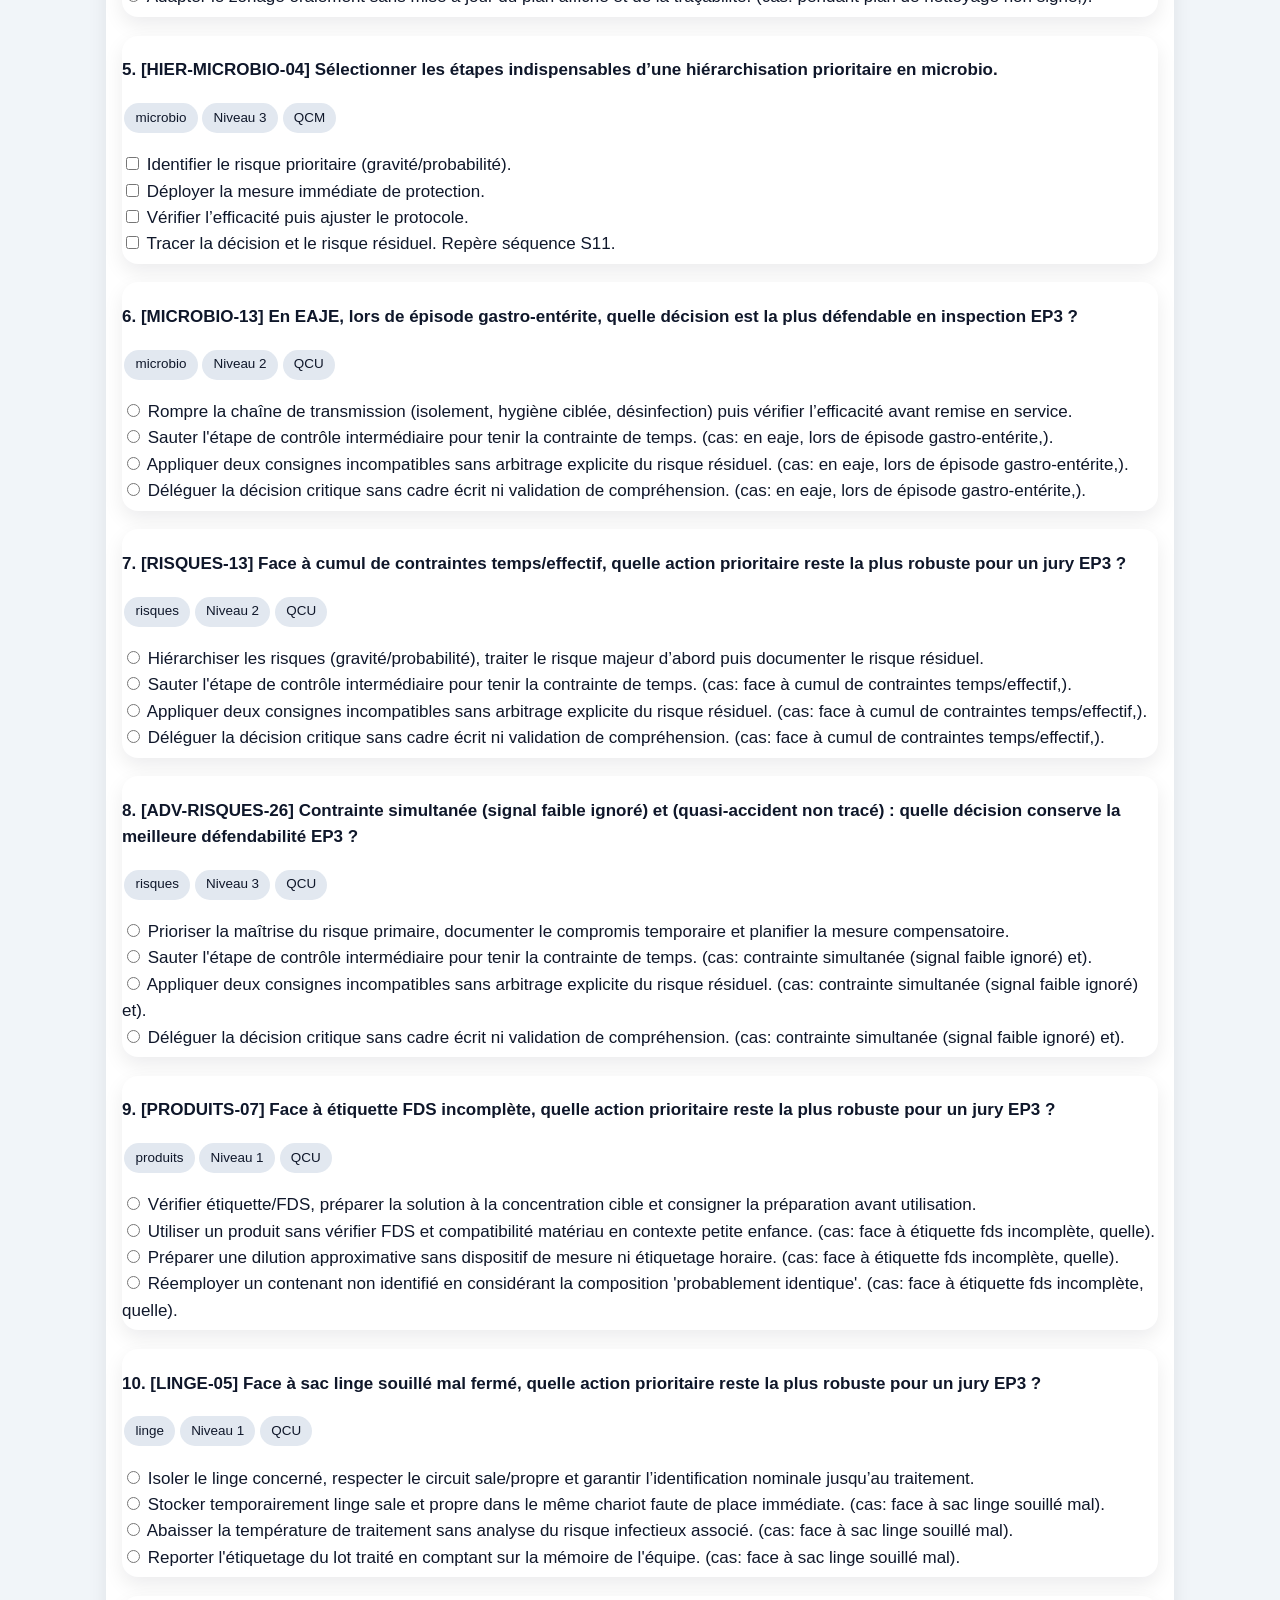
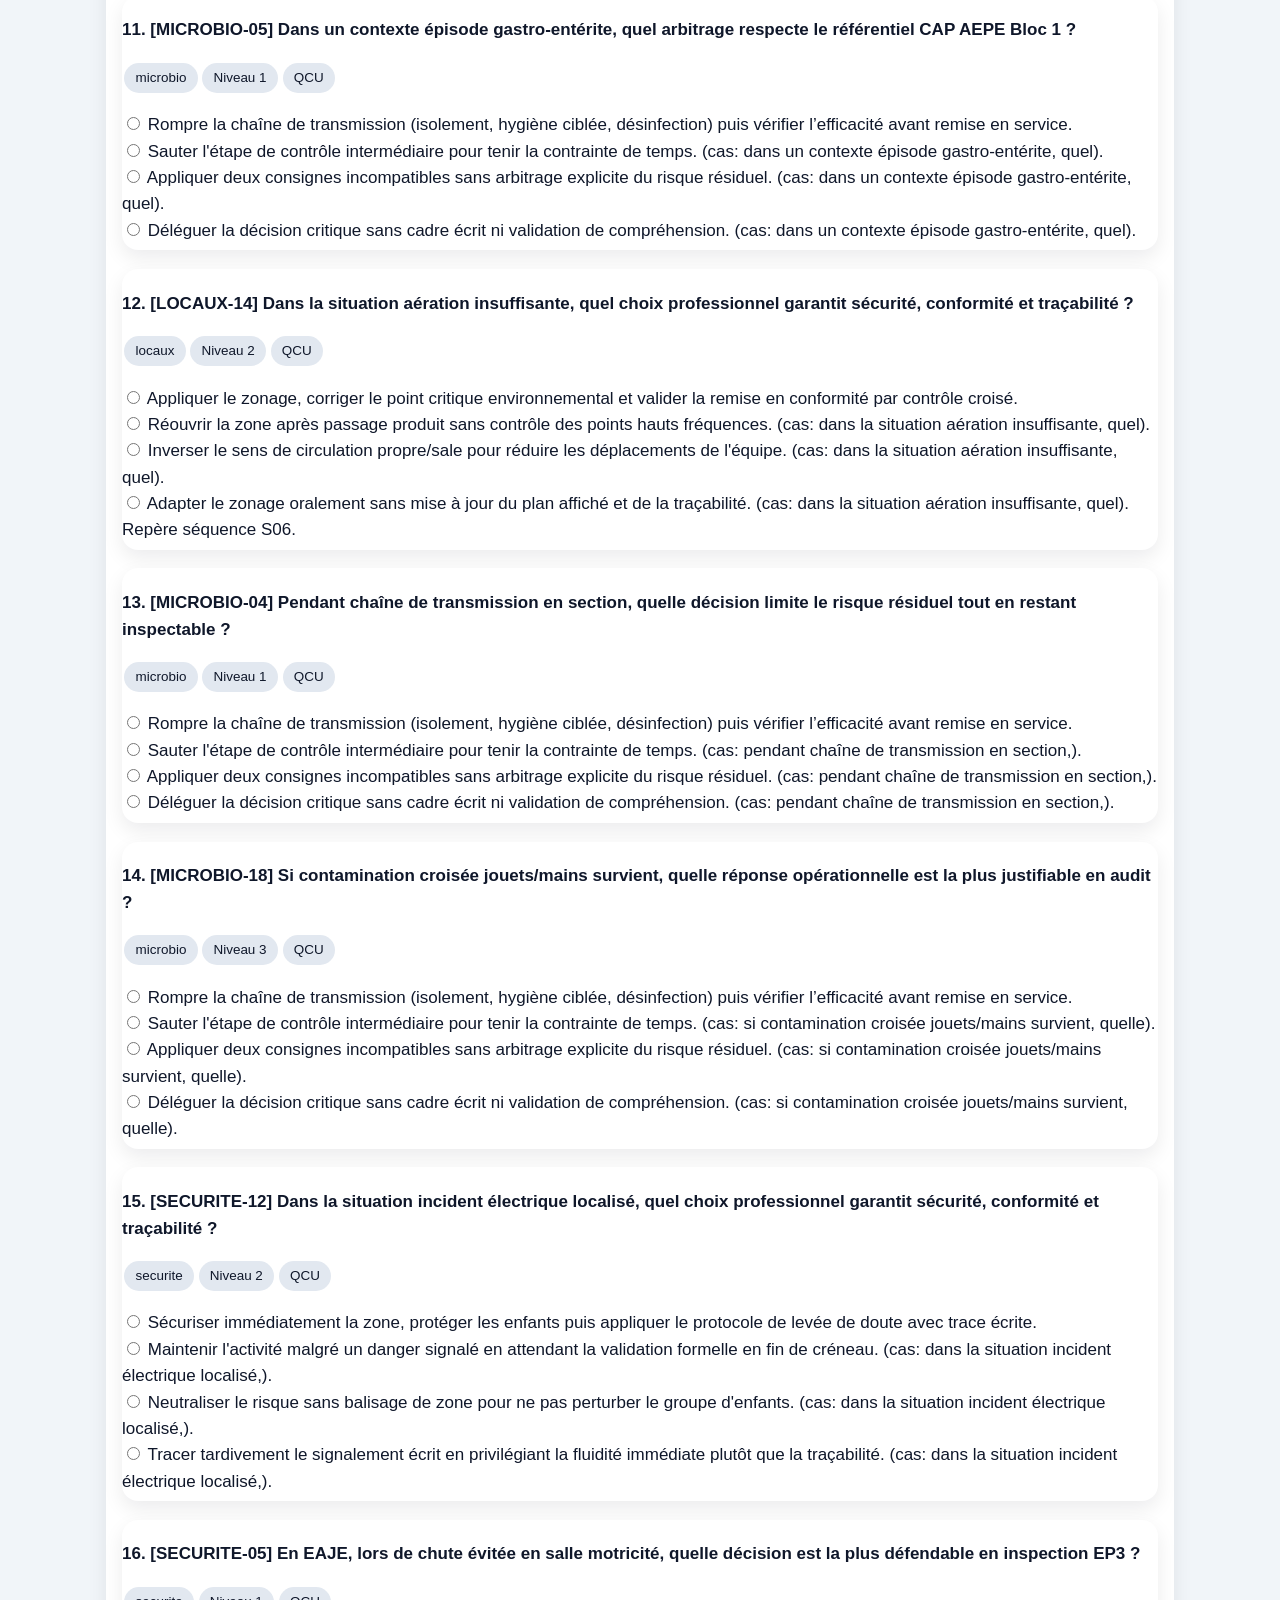
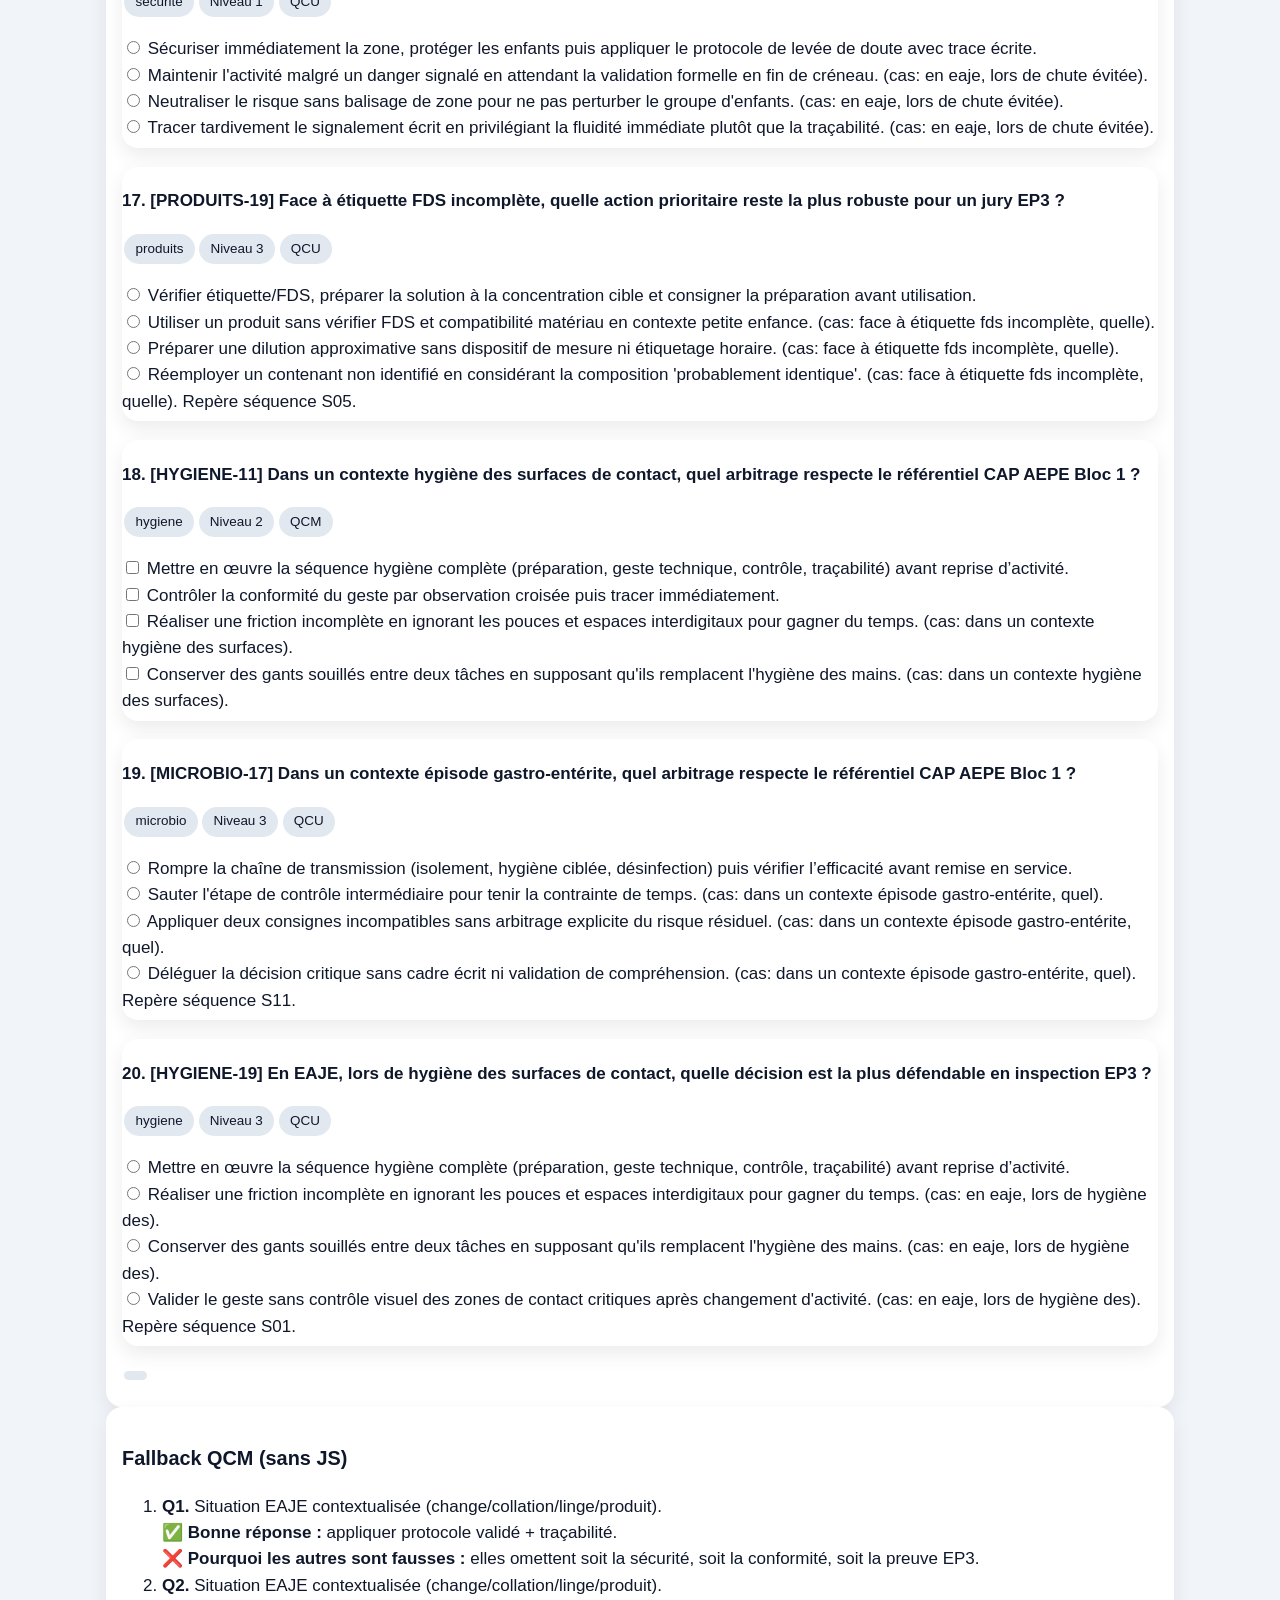
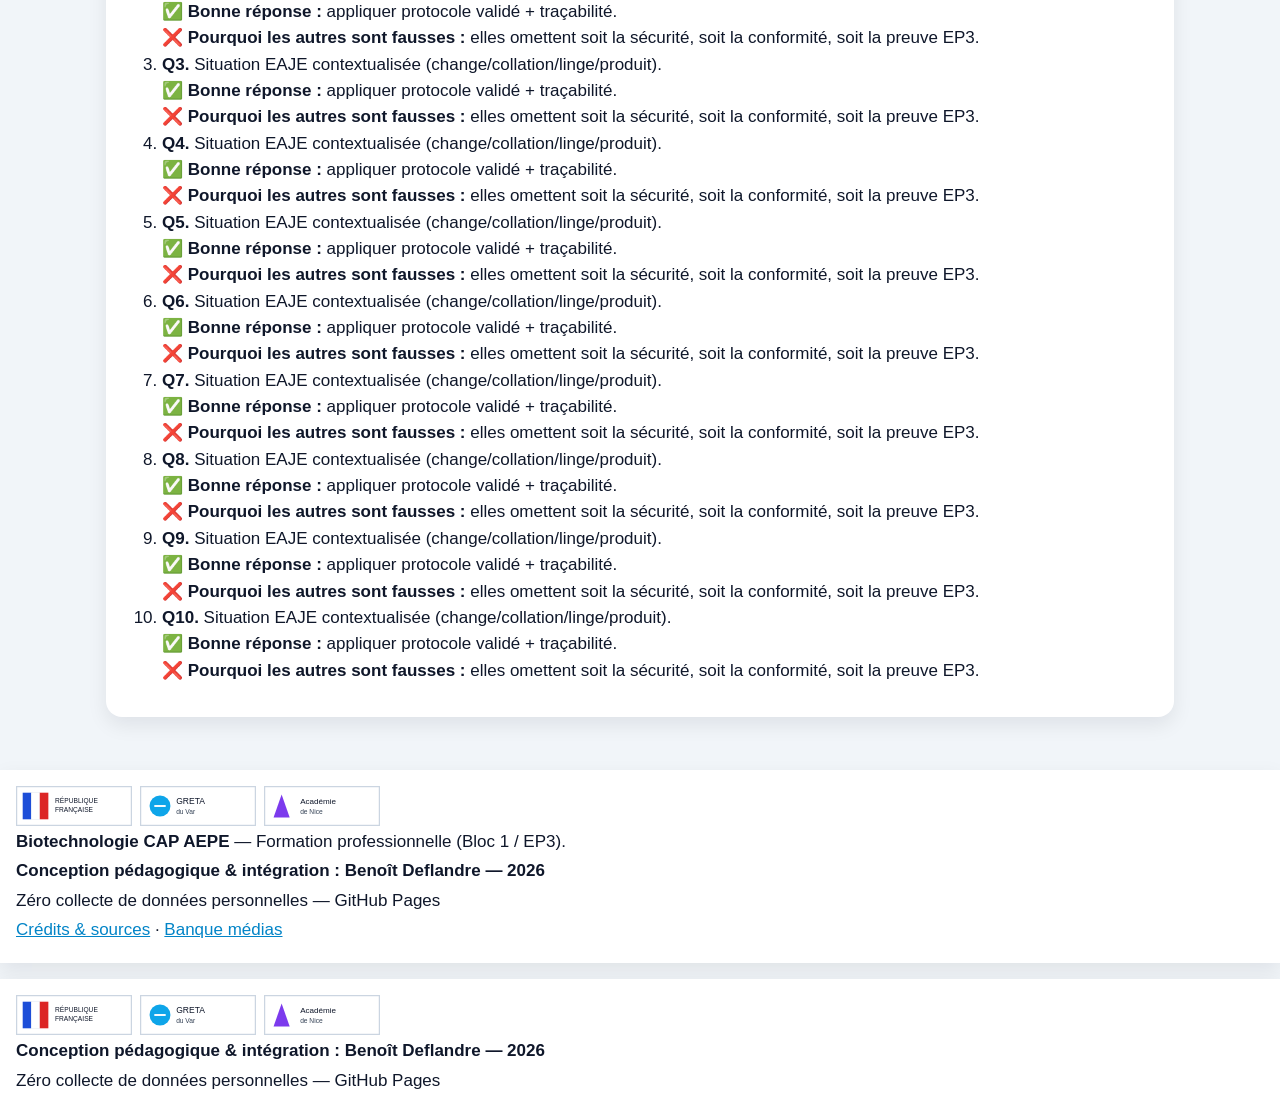
<file: entrainement.html>
<!doctype html>
<html lang="fr">
<head>
  <meta charset="UTF-8"><meta name="viewport" content="width=device-width,initial-scale=1">
  <title>Entraînement QCM — CAP AEPE</title>
  <link rel="stylesheet" href="assets/css/app.css">
</head>
<body data-base="./" data-page="entrainement.html">

<header class="site-header static-header">
  <div class="topbar">
    <div class="brand">
      <h1>Biotechnologie — CAP AEPE</h1>
      <p>Bloc 1 / EP3 · Plateforme de formation adulte/pro</p>
    </div>
    <div class="logos">
      <img src="./assets/img/logos/logo-republique.svg" alt="Logo République Française">
      <img src="./assets/img/logos/logo-greta-var.svg" alt="Logo GRETA du Var">
      <img src="./assets/img/logos/logo-academie-nice.svg" alt="Logo Académie de Nice">
    </div>
  </div>
</header>
<main>
  <section class="card">
    <h2>Entraînement QCM (banque complète)</h2>
    <div class="toolbar">
      <label>Taille session
        <select id="sessionSize"><option>10</option><option selected>20</option><option>50</option></select>
      </label>
      <button id="newSession" class="btn">Nouvelle session</button>
      <button id="correctSession" class="btn secondary">Corriger</button>
      <button id="resetHistory" class="btn secondary">Reset historique</button>
      <span id="historyInfo" class="badge"></span>
    </div>
    <p id="qcmInfo"></p>
    <div id="qcmZone"></div>
    <p id="score" class="badge"></p>
  </section>
  
  <section class="card" id="notionPanel" style="display:none;">
    <h3>Notion associée (boucle pédagogique)</h3>
    <div id="notionPanelBody"></div>
    <div class="toolbar"><button id="backToSession" class="btn secondary">Retour à la session</button></div>
  </section>

<section class="card" id="fallbackQCM"><h3>Fallback QCM (sans JS)</h3><ol><li><strong>Q1.</strong> Situation EAJE contextualisée (change/collation/linge/produit).<br>✅ <strong>Bonne réponse :</strong> appliquer protocole validé + traçabilité.<br>❌ <strong>Pourquoi les autres sont fausses :</strong> elles omettent soit la sécurité, soit la conformité, soit la preuve EP3.</li><li><strong>Q2.</strong> Situation EAJE contextualisée (change/collation/linge/produit).<br>✅ <strong>Bonne réponse :</strong> appliquer protocole validé + traçabilité.<br>❌ <strong>Pourquoi les autres sont fausses :</strong> elles omettent soit la sécurité, soit la conformité, soit la preuve EP3.</li><li><strong>Q3.</strong> Situation EAJE contextualisée (change/collation/linge/produit).<br>✅ <strong>Bonne réponse :</strong> appliquer protocole validé + traçabilité.<br>❌ <strong>Pourquoi les autres sont fausses :</strong> elles omettent soit la sécurité, soit la conformité, soit la preuve EP3.</li><li><strong>Q4.</strong> Situation EAJE contextualisée (change/collation/linge/produit).<br>✅ <strong>Bonne réponse :</strong> appliquer protocole validé + traçabilité.<br>❌ <strong>Pourquoi les autres sont fausses :</strong> elles omettent soit la sécurité, soit la conformité, soit la preuve EP3.</li><li><strong>Q5.</strong> Situation EAJE contextualisée (change/collation/linge/produit).<br>✅ <strong>Bonne réponse :</strong> appliquer protocole validé + traçabilité.<br>❌ <strong>Pourquoi les autres sont fausses :</strong> elles omettent soit la sécurité, soit la conformité, soit la preuve EP3.</li><li><strong>Q6.</strong> Situation EAJE contextualisée (change/collation/linge/produit).<br>✅ <strong>Bonne réponse :</strong> appliquer protocole validé + traçabilité.<br>❌ <strong>Pourquoi les autres sont fausses :</strong> elles omettent soit la sécurité, soit la conformité, soit la preuve EP3.</li><li><strong>Q7.</strong> Situation EAJE contextualisée (change/collation/linge/produit).<br>✅ <strong>Bonne réponse :</strong> appliquer protocole validé + traçabilité.<br>❌ <strong>Pourquoi les autres sont fausses :</strong> elles omettent soit la sécurité, soit la conformité, soit la preuve EP3.</li><li><strong>Q8.</strong> Situation EAJE contextualisée (change/collation/linge/produit).<br>✅ <strong>Bonne réponse :</strong> appliquer protocole validé + traçabilité.<br>❌ <strong>Pourquoi les autres sont fausses :</strong> elles omettent soit la sécurité, soit la conformité, soit la preuve EP3.</li><li><strong>Q9.</strong> Situation EAJE contextualisée (change/collation/linge/produit).<br>✅ <strong>Bonne réponse :</strong> appliquer protocole validé + traçabilité.<br>❌ <strong>Pourquoi les autres sont fausses :</strong> elles omettent soit la sécurité, soit la conformité, soit la preuve EP3.</li><li><strong>Q10.</strong> Situation EAJE contextualisée (change/collation/linge/produit).<br>✅ <strong>Bonne réponse :</strong> appliquer protocole validé + traçabilité.<br>❌ <strong>Pourquoi les autres sont fausses :</strong> elles omettent soit la sécurité, soit la conformité, soit la preuve EP3.</li></ol></section>

</main>
<script src="assets/js/common.js"></script>
<script src="assets/js/loaders.js"></script>
<script src="assets/js/entrainement.js"></script>

<footer class="static-footer">
  <div class="logos">
    <img src="./assets/img/logos/logo-republique.svg" alt="Logo République Française">
    <img src="./assets/img/logos/logo-greta-var.svg" alt="Logo GRETA du Var">
    <img src="./assets/img/logos/logo-academie-nice.svg" alt="Logo Académie de Nice">
  </div>
  <p><strong>Conception pédagogique & intégration : Benoît Deflandre — 2026</strong></p>
  <p>Zéro collecte de données personnelles — GitHub Pages</p>
</footer>

</body>
</html>
</file>
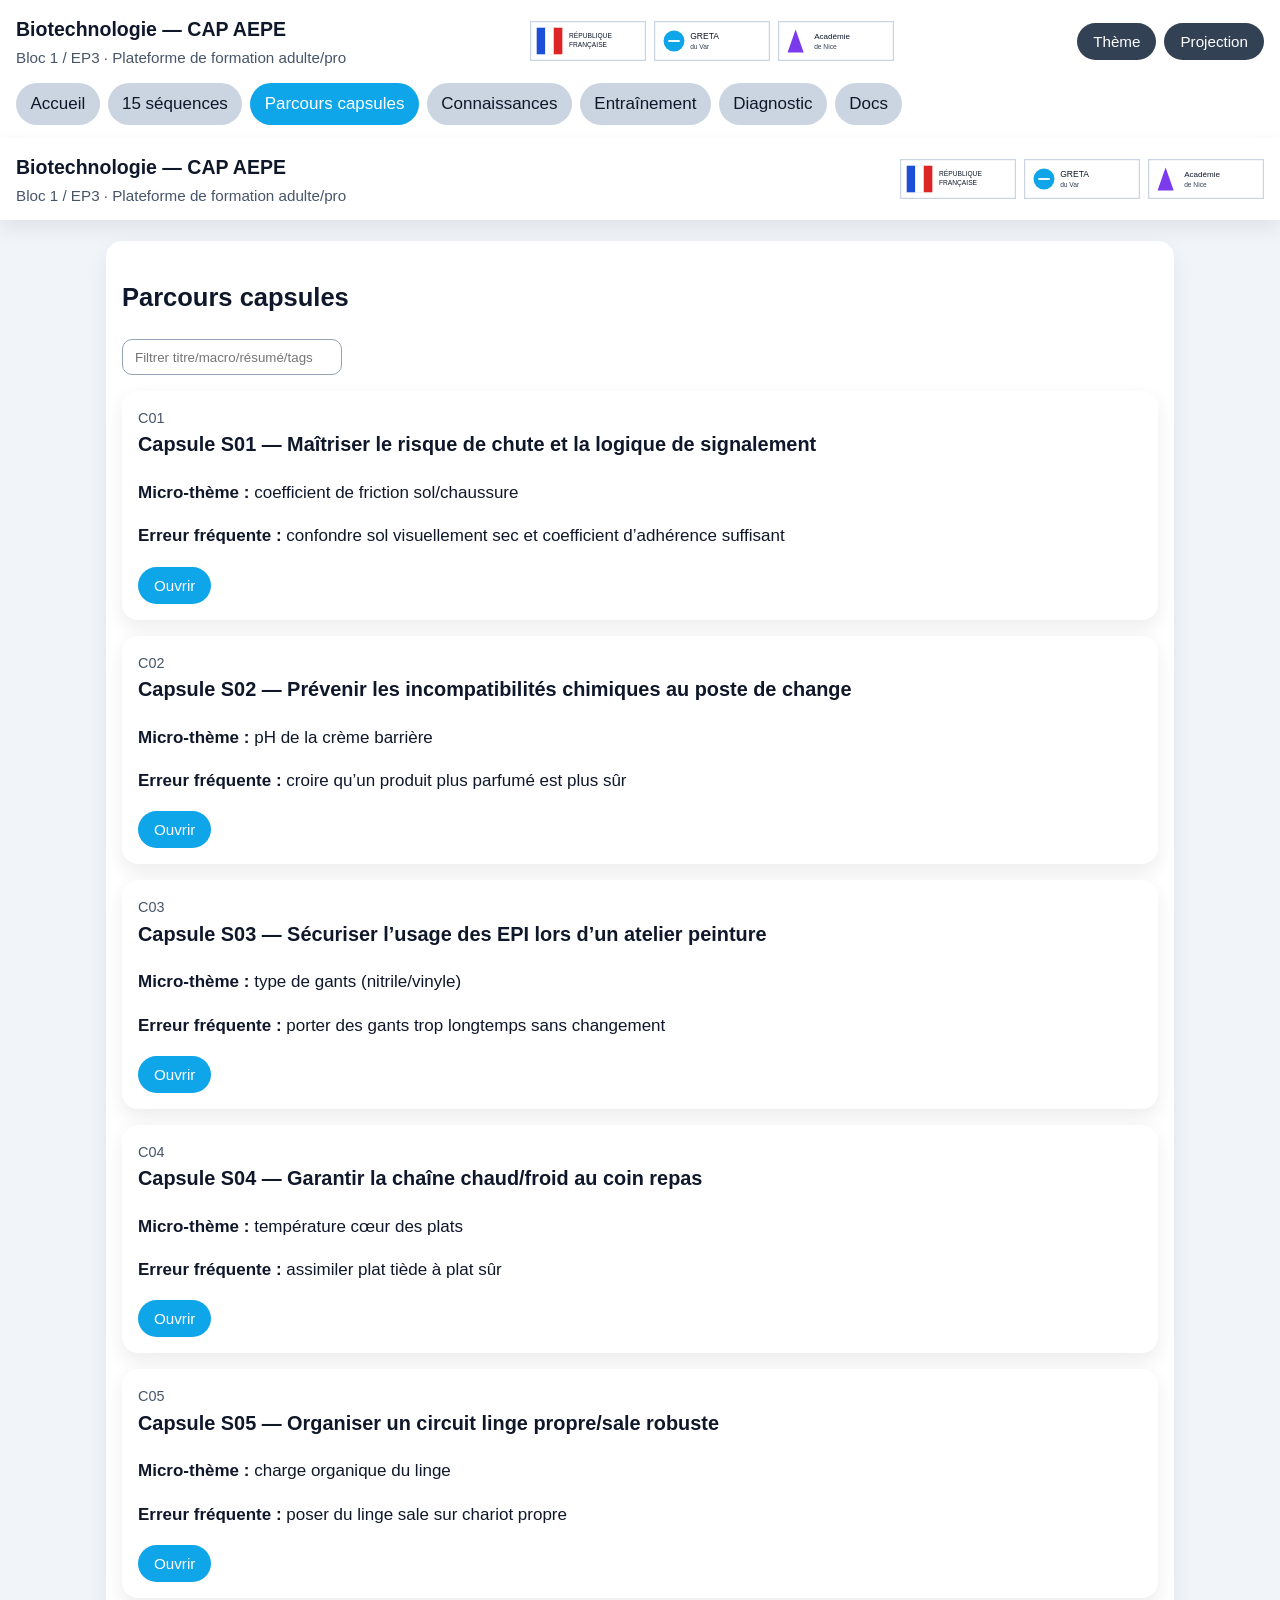
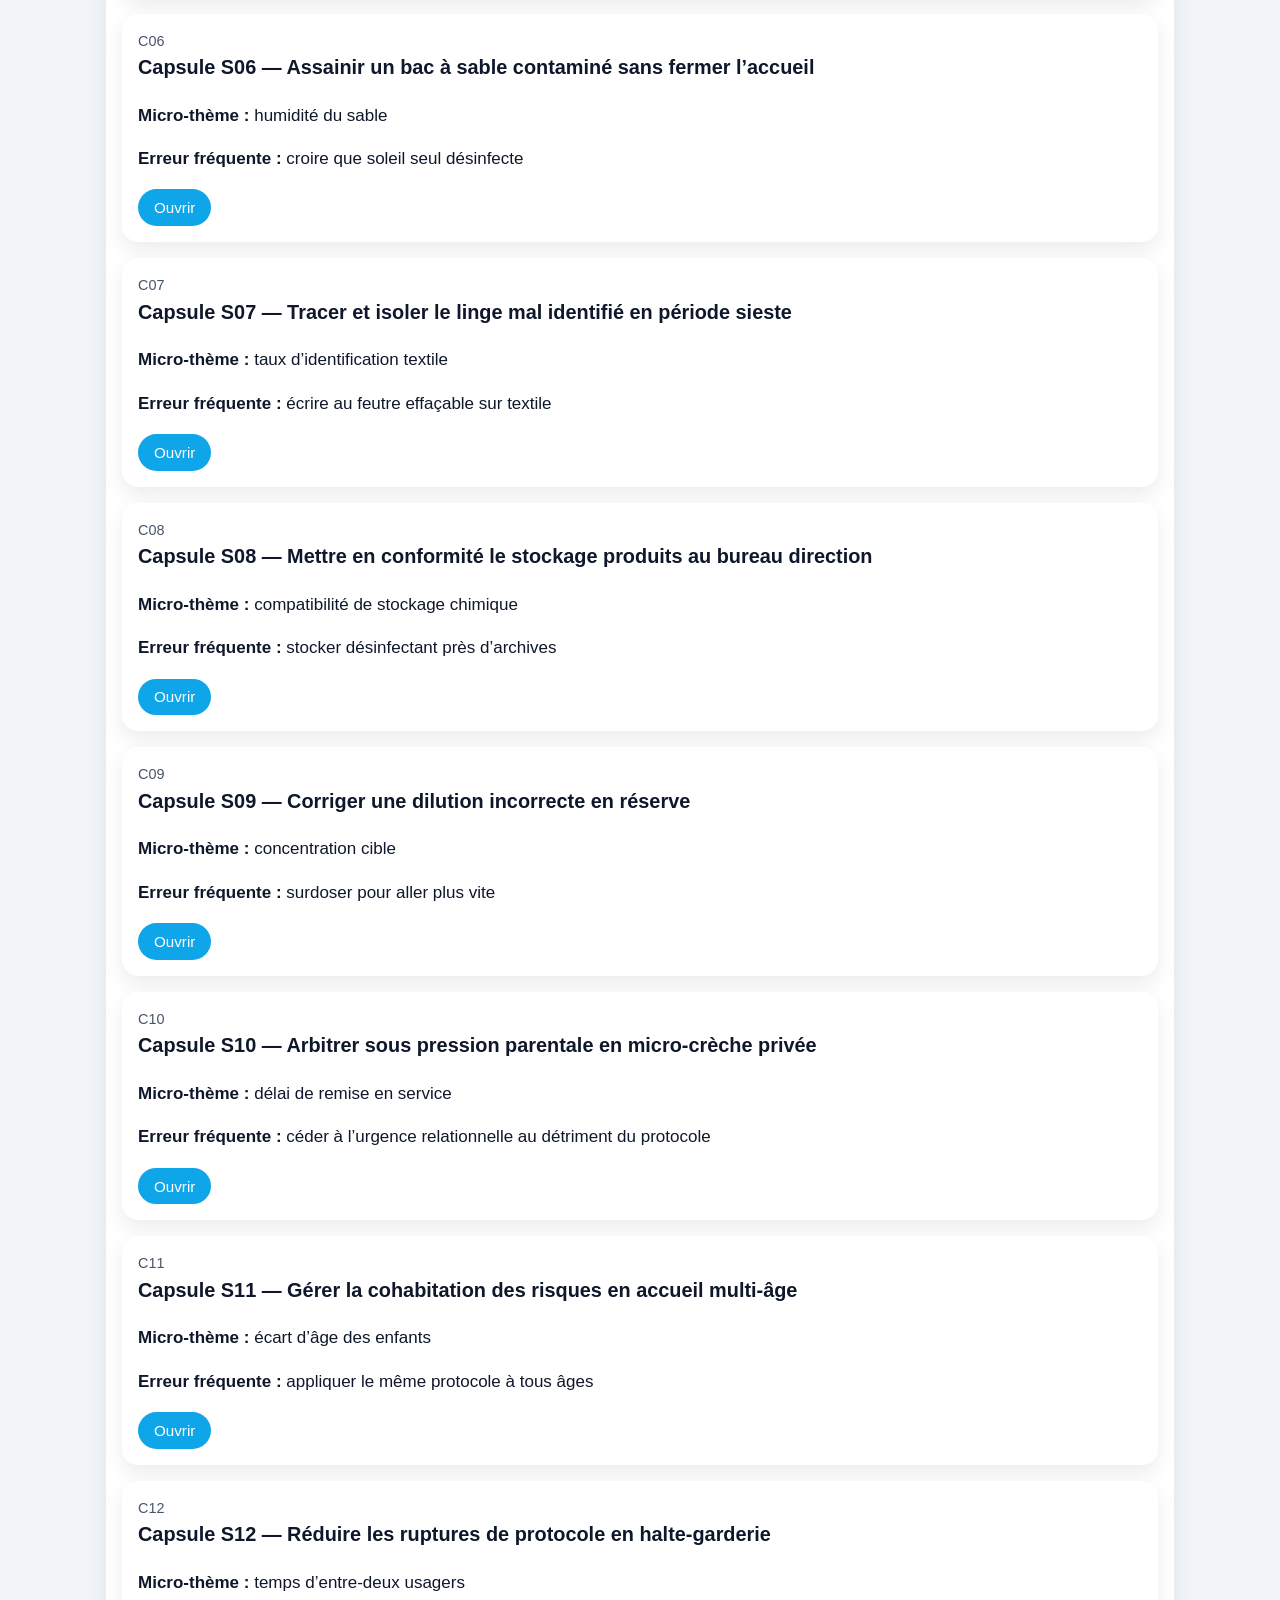
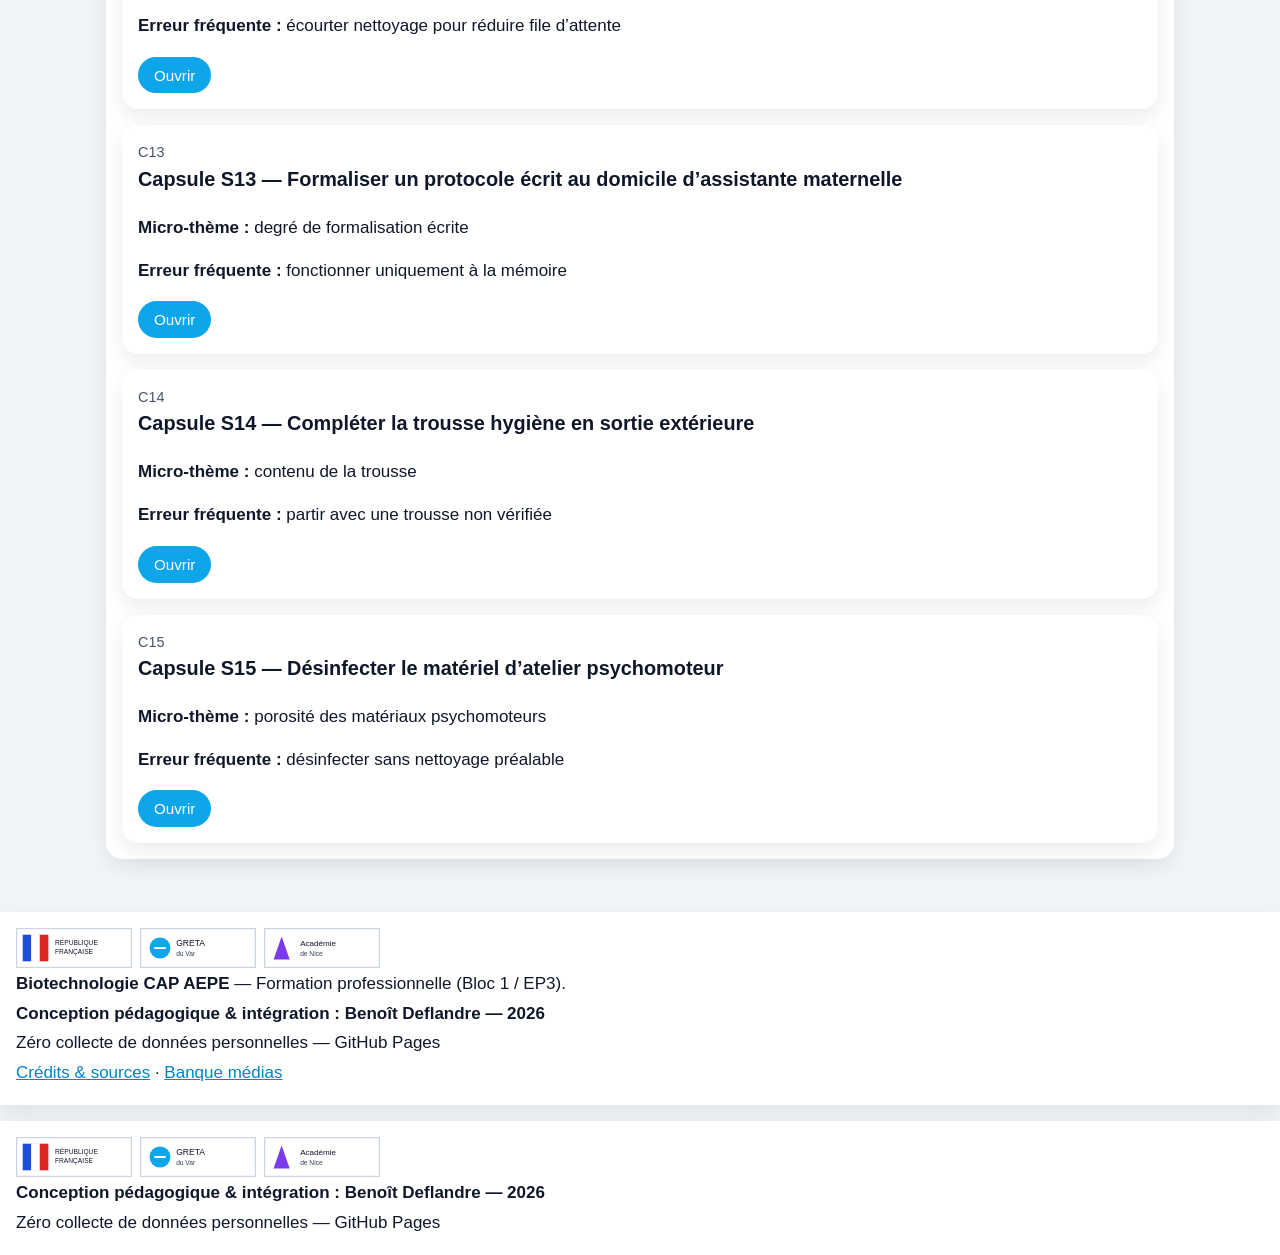
<file: parcours.html>
<!doctype html><html lang="fr"><head><meta charset="UTF-8"><meta name="viewport" content="width=device-width,initial-scale=1"><title>Parcours capsules</title><link rel="stylesheet" href="assets/css/app.css"></head>
<body data-base="./" data-page="parcours.html">
<header class="site-header static-header">
  <div class="topbar">
    <div class="brand">
      <h1>Biotechnologie — CAP AEPE</h1>
      <p>Bloc 1 / EP3 · Plateforme de formation adulte/pro</p>
    </div>
    <div class="logos">
      <img src="./assets/img/logos/logo-republique.svg" alt="Logo République Française">
      <img src="./assets/img/logos/logo-greta-var.svg" alt="Logo GRETA du Var">
      <img src="./assets/img/logos/logo-academie-nice.svg" alt="Logo Académie de Nice">
    </div>
  </div>
</header>
<main>
  <section class="card"><h2>Parcours capsules</h2><div class="toolbar"><input id="searchCapsules" type="search" placeholder="Filtrer titre/macro/résumé/tags"></div><div id="capsulesList" class="list"></div></section>
  <div id="capsuleOverlay" class="overlay" data-overlay aria-modal="true" role="dialog"><article class="dialog"><button class="close" aria-label="Fermer">✕</button><div id="capsuleBody"></div></article></div>
</main><script src="assets/js/common.js"></script><script src="assets/js/loaders.js"></script><script src="assets/js/parcours.js"></script>
<footer class="static-footer">
  <div class="logos">
    <img src="./assets/img/logos/logo-republique.svg" alt="Logo République Française">
    <img src="./assets/img/logos/logo-greta-var.svg" alt="Logo GRETA du Var">
    <img src="./assets/img/logos/logo-academie-nice.svg" alt="Logo Académie de Nice">
  </div>
  <p><strong>Conception pédagogique & intégration : Benoît Deflandre — 2026</strong></p>
  <p>Zéro collecte de données personnelles — GitHub Pages</p>
</footer>

</body></html>
</file>
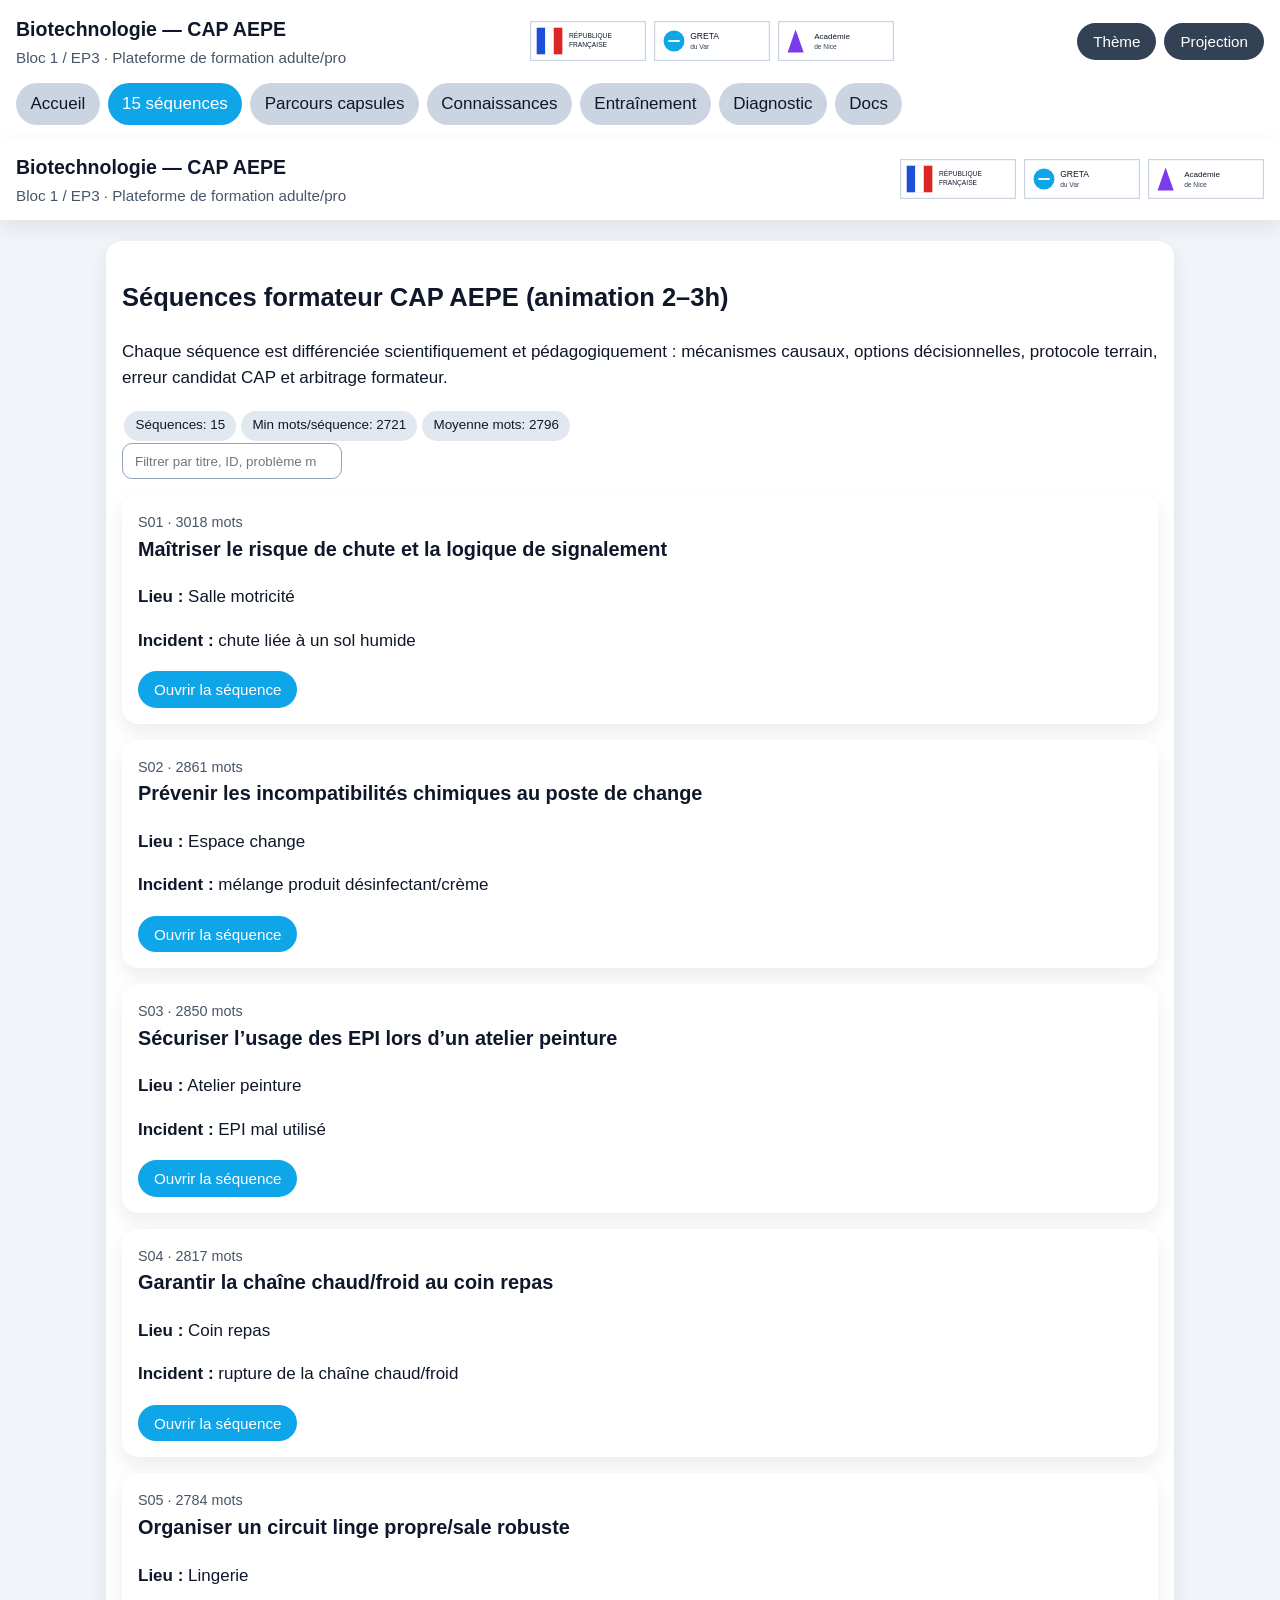
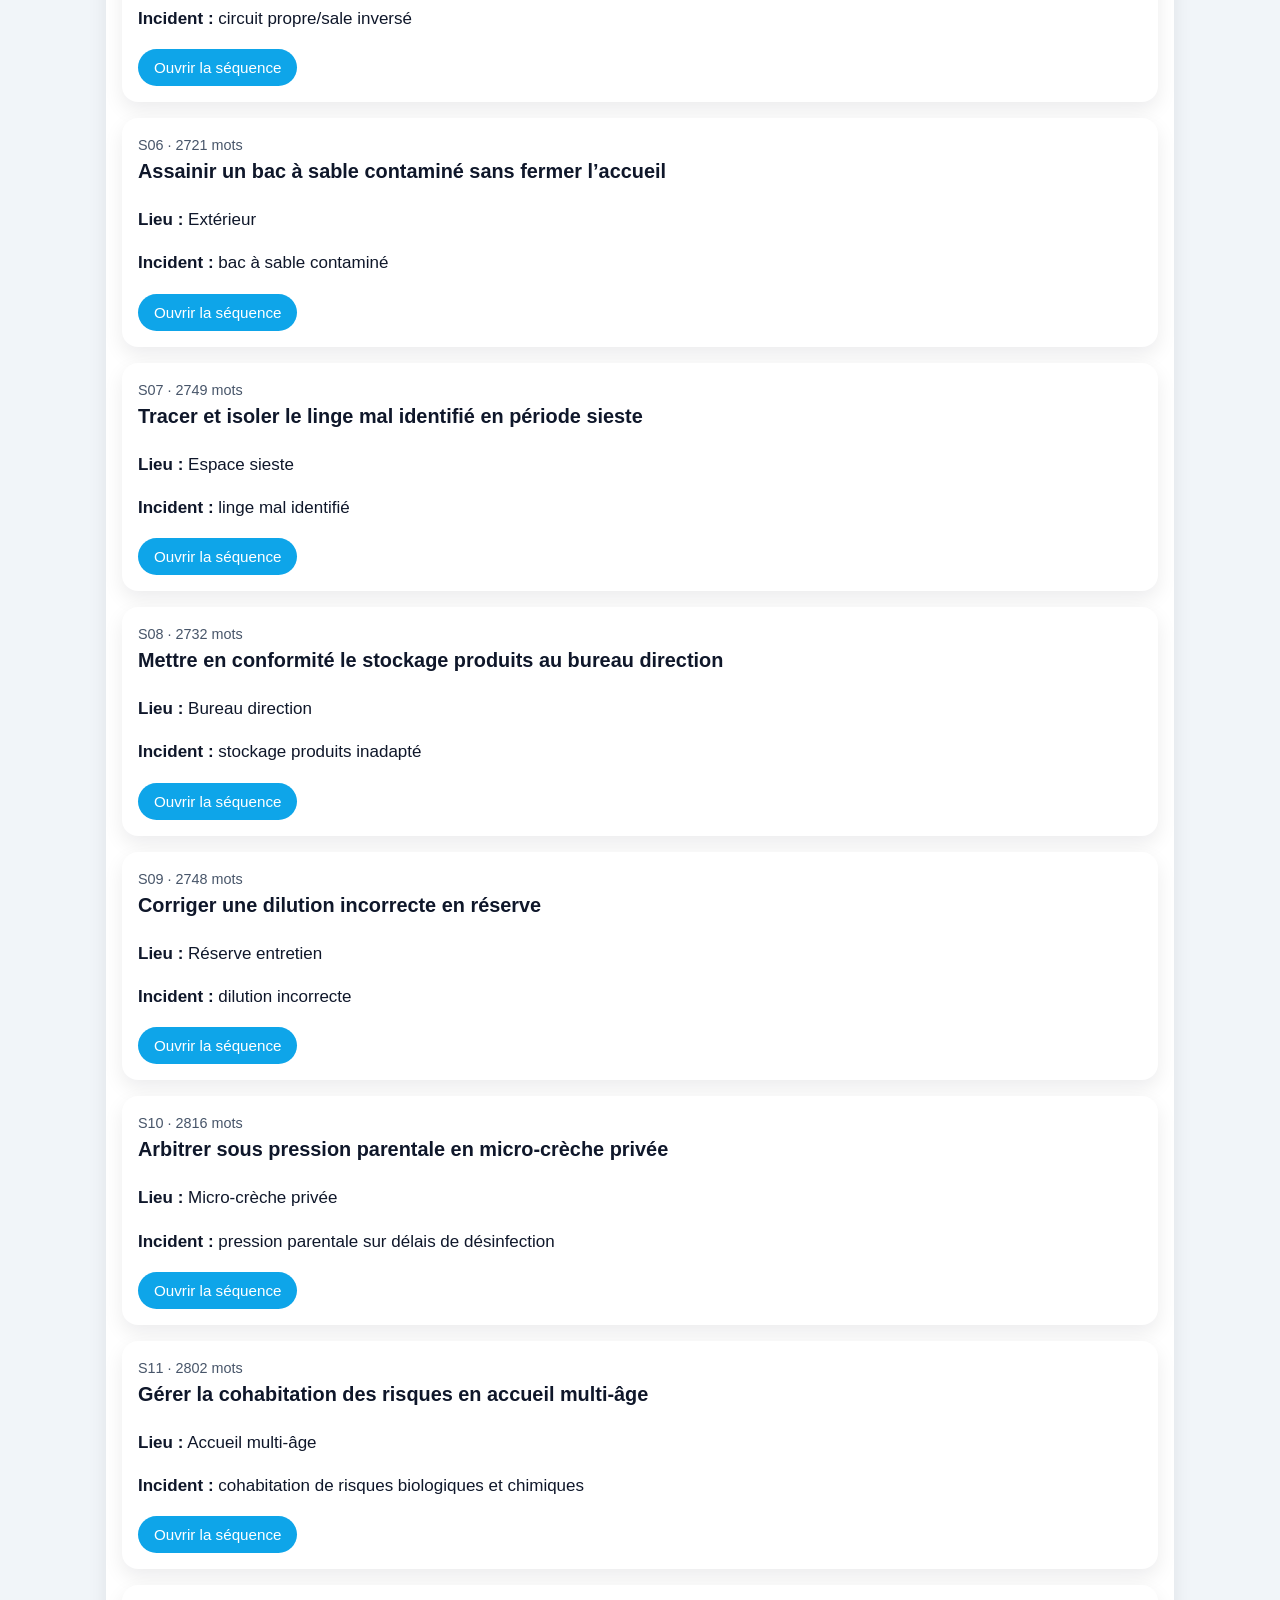
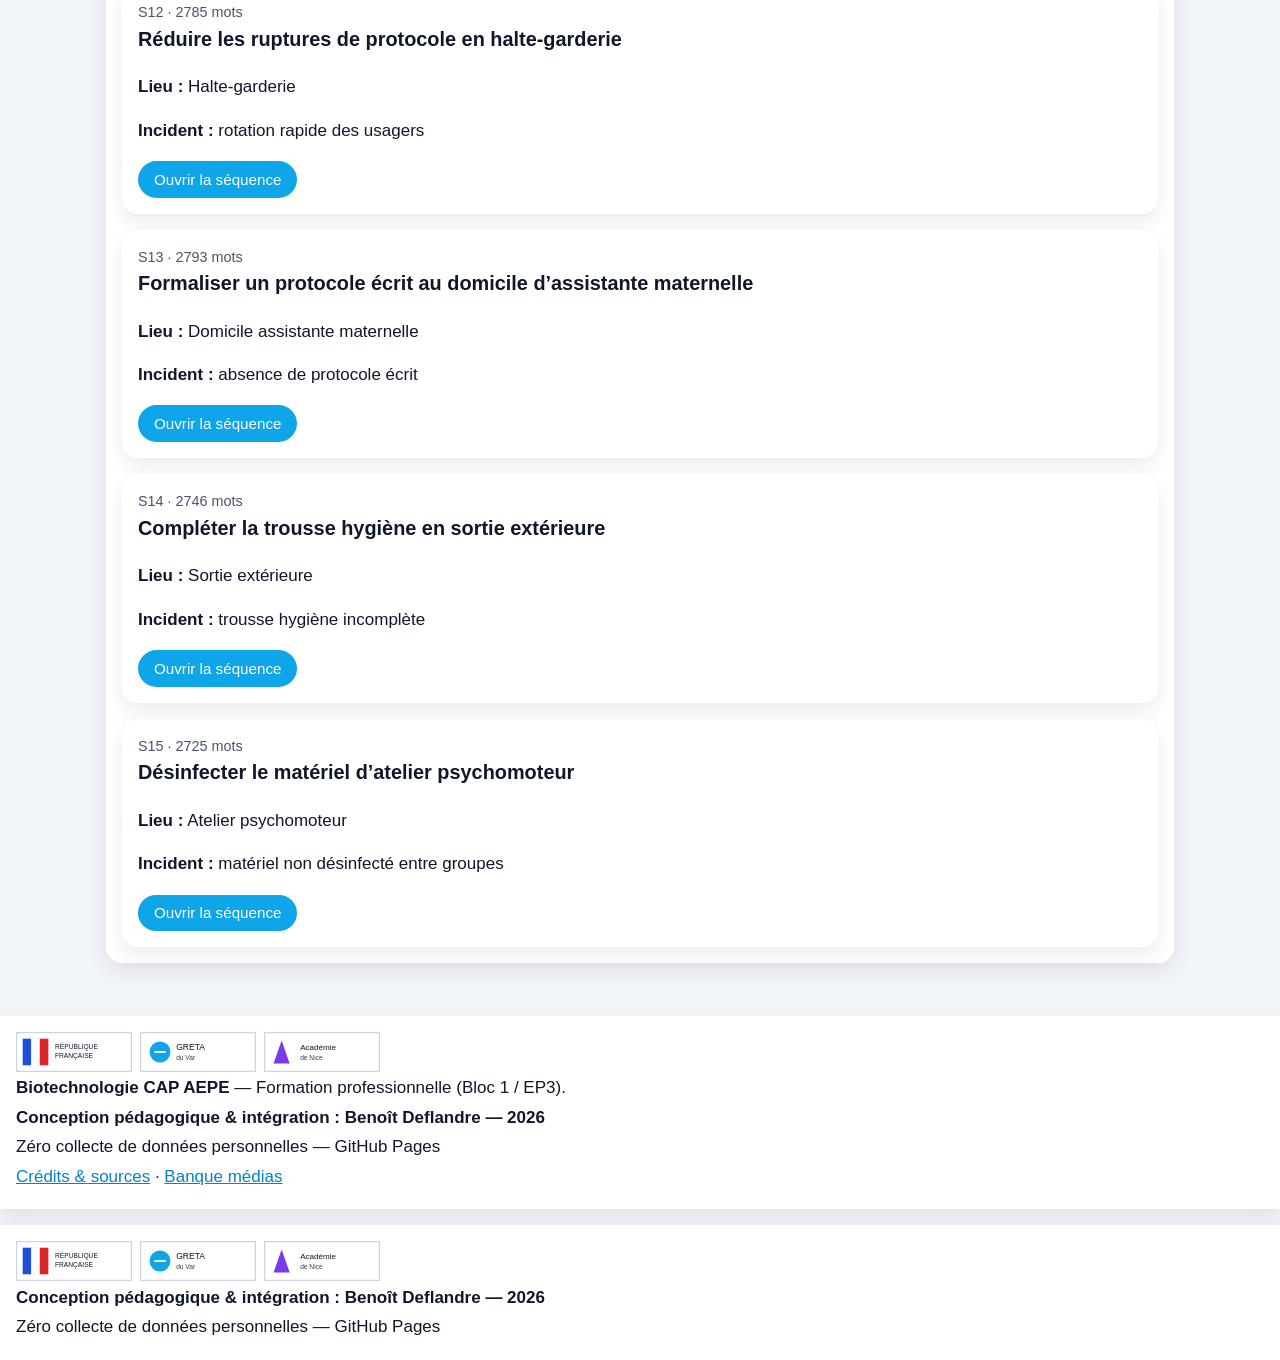
<file: sequences.html>
<!doctype html>
<html lang="fr">
<head>
  <meta charset="UTF-8">
  <meta name="viewport" content="width=device-width,initial-scale=1">
  <title>15 séquences — Plateforme de cours CAP AEPE</title>
  <link rel="stylesheet" href="assets/css/app.css">
</head>
<body data-base="./" data-page="sequences.html">

<header class="site-header static-header">
  <div class="topbar">
    <div class="brand">
      <h1>Biotechnologie — CAP AEPE</h1>
      <p>Bloc 1 / EP3 · Plateforme de formation adulte/pro</p>
    </div>
    <div class="logos">
      <img src="./assets/img/logos/logo-republique.svg" alt="Logo République Française">
      <img src="./assets/img/logos/logo-greta-var.svg" alt="Logo GRETA du Var">
      <img src="./assets/img/logos/logo-academie-nice.svg" alt="Logo Académie de Nice">
    </div>
  </div>
</header>
<main>
  <section class="card">
    <h2>Séquences formateur CAP AEPE (animation 2–3h)</h2>
    <p>Chaque séquence est différenciée scientifiquement et pédagogiquement : mécanismes causaux, options décisionnelles, protocole terrain, erreur candidat CAP et arbitrage formateur.</p>
    <div id="seqStats"></div>
    <div class="toolbar"><input id="searchSeq" type="search" placeholder="Filtrer par titre, ID, problème métier"></div>
    <div id="seqList" class="list">
<article class="card item" id="S01-fallback"><div class="meta">S01</div><h3>Maîtriser le risque de chute et la logique de signalement</h3>
<p><strong>Objectif 1:</strong> Comprendre Maîtriser le risque de chute et la logique de signalement</p>
<p><strong>Objectif 2:</strong> Appliquer un protocole terrain</p>
<p><strong>Objectif 3:</strong> Tracer et justifier la décision</p>
<p><strong>Essentiel scientifique:</strong> La chute survient quand la force de cisaillement demandée par la foulée dépasse la force de friction disponible. La présence d’un film aqueux abaisse brutalement la friction, surtout sur revêtement lisse.</p>
<p><strong>Protocole terrain:</strong> Préparer → agir → contrôler → tracer.</p>
<p><strong>Erreurs fréquentes:</strong> Erreur fréquente candidat CAP : décrire le geste sans relier variables scientifiques et preuve observable dans le contexte salle motricité. ; Traçabilité incomplète</p>
<p><strong>Point inspection:</strong> Piège EP3 + preuve attendue : l’examinateur cherche la cohérence entre analyse du risque, choix d’option, protocole appliqué et trace écrite contrôlable.</p>
<p><strong>Mini-cas:</strong> Cas groupe : second incident en salle motricité pendant que l’équipe est incomplète. Les stagiaires doivent choisir entre A/B/C et défendre la décision.</p>
<a class="btn" href="#S01">Ouvrir</a></article>
<article class="card item" id="S02-fallback"><div class="meta">S02</div><h3>Prévenir les incompatibilités chimiques au poste de change</h3>
<p><strong>Objectif 1:</strong> Comprendre Prévenir les incompatibilités chimiques au poste de change</p>
<p><strong>Objectif 2:</strong> Appliquer un protocole terrain</p>
<p><strong>Objectif 3:</strong> Tracer et justifier la décision</p>
<p><strong>Essentiel scientifique:</strong> Le mélange crème grasse + désinfectant peut neutraliser l’activité biocide, modifier le pH et laisser un film occlusif qui retient la charge microbienne.</p>
<p><strong>Protocole terrain:</strong> Préparer → agir → contrôler → tracer.</p>
<p><strong>Erreurs fréquentes:</strong> Erreur fréquente candidat CAP : décrire le geste sans relier variables scientifiques et preuve observable dans le contexte espace change. ; Traçabilité incomplète</p>
<p><strong>Point inspection:</strong> Piège EP3 + preuve attendue : l’examinateur cherche la cohérence entre analyse du risque, choix d’option, protocole appliqué et trace écrite contrôlable.</p>
<p><strong>Mini-cas:</strong> Cas groupe : second incident en espace change pendant que l’équipe est incomplète. Les stagiaires doivent choisir entre A/B/C et défendre la décision.</p>
<a class="btn" href="#S02">Ouvrir</a></article>
<article class="card item" id="S03-fallback"><div class="meta">S03</div><h3>Sécuriser l’usage des EPI lors d’un atelier peinture</h3>
<p><strong>Objectif 1:</strong> Comprendre Sécuriser l’usage des EPI lors d’un atelier peinture</p>
<p><strong>Objectif 2:</strong> Appliquer un protocole terrain</p>
<p><strong>Objectif 3:</strong> Tracer et justifier la décision</p>
<p><strong>Essentiel scientifique:</strong> La hiérarchie des protections impose d’abord suppression/substitution du danger, puis protection collective, puis individuelle. Un EPI mal choisi déplace le risque au lieu de le réduire.</p>
<p><strong>Protocole terrain:</strong> Préparer → agir → contrôler → tracer.</p>
<p><strong>Erreurs fréquentes:</strong> Erreur fréquente candidat CAP : décrire le geste sans relier variables scientifiques et preuve observable dans le contexte atelier peinture. ; Traçabilité incomplète</p>
<p><strong>Point inspection:</strong> Piège EP3 + preuve attendue : l’examinateur cherche la cohérence entre analyse du risque, choix d’option, protocole appliqué et trace écrite contrôlable.</p>
<p><strong>Mini-cas:</strong> Cas groupe : second incident en atelier peinture pendant que l’équipe est incomplète. Les stagiaires doivent choisir entre A/B/C et défendre la décision.</p>
<a class="btn" href="#S03">Ouvrir</a></article>
<article class="card item" id="S04-fallback"><div class="meta">S04</div><h3>Garantir la chaîne chaud/froid au coin repas</h3>
<p><strong>Objectif 1:</strong> Comprendre Garantir la chaîne chaud/froid au coin repas</p>
<p><strong>Objectif 2:</strong> Appliquer un protocole terrain</p>
<p><strong>Objectif 3:</strong> Tracer et justifier la décision</p>
<p><strong>Essentiel scientifique:</strong> La croissance bactérienne suit une cinétique exponentielle dans la zone de danger thermique ; chaque minute hors plage sûre augmente la charge viable.</p>
<p><strong>Protocole terrain:</strong> Préparer → agir → contrôler → tracer.</p>
<p><strong>Erreurs fréquentes:</strong> Erreur fréquente candidat CAP : décrire le geste sans relier variables scientifiques et preuve observable dans le contexte coin repas. ; Traçabilité incomplète</p>
<p><strong>Point inspection:</strong> Piège EP3 + preuve attendue : l’examinateur cherche la cohérence entre analyse du risque, choix d’option, protocole appliqué et trace écrite contrôlable.</p>
<p><strong>Mini-cas:</strong> Cas groupe : second incident en coin repas pendant que l’équipe est incomplète. Les stagiaires doivent choisir entre A/B/C et défendre la décision.</p>
<a class="btn" href="#S04">Ouvrir</a></article>
<article class="card item" id="S05-fallback"><div class="meta">S05</div><h3>Organiser un circuit linge propre/sale robuste</h3>
<p><strong>Objectif 1:</strong> Comprendre Organiser un circuit linge propre/sale robuste</p>
<p><strong>Objectif 2:</strong> Appliquer un protocole terrain</p>
<p><strong>Objectif 3:</strong> Tracer et justifier la décision</p>
<p><strong>Essentiel scientifique:</strong> L’inversion propre/sale crée des recontaminations croisées ; le lavage ne corrige pas totalement une contamination massive initiale.</p>
<p><strong>Protocole terrain:</strong> Préparer → agir → contrôler → tracer.</p>
<p><strong>Erreurs fréquentes:</strong> Erreur fréquente candidat CAP : décrire le geste sans relier variables scientifiques et preuve observable dans le contexte lingerie. ; Traçabilité incomplète</p>
<p><strong>Point inspection:</strong> Piège EP3 + preuve attendue : l’examinateur cherche la cohérence entre analyse du risque, choix d’option, protocole appliqué et trace écrite contrôlable.</p>
<p><strong>Mini-cas:</strong> Cas groupe : second incident en lingerie pendant que l’équipe est incomplète. Les stagiaires doivent choisir entre A/B/C et défendre la décision.</p>
<a class="btn" href="#S05">Ouvrir</a></article>
<article class="card item" id="S06-fallback"><div class="meta">S06</div><h3>Assainir un bac à sable contaminé sans fermer l’accueil</h3>
<p><strong>Objectif 1:</strong> Comprendre Assainir un bac à sable contaminé sans fermer l’accueil</p>
<p><strong>Objectif 2:</strong> Appliquer un protocole terrain</p>
<p><strong>Objectif 3:</strong> Tracer et justifier la décision</p>
<p><strong>Essentiel scientifique:</strong> La contamination fécale du sable persiste en profondeur ; l’humidité protège les micro-organismes et favorise leur survie.</p>
<p><strong>Protocole terrain:</strong> Préparer → agir → contrôler → tracer.</p>
<p><strong>Erreurs fréquentes:</strong> Erreur fréquente candidat CAP : décrire le geste sans relier variables scientifiques et preuve observable dans le contexte extérieur. ; Traçabilité incomplète</p>
<p><strong>Point inspection:</strong> Piège EP3 + preuve attendue : l’examinateur cherche la cohérence entre analyse du risque, choix d’option, protocole appliqué et trace écrite contrôlable.</p>
<p><strong>Mini-cas:</strong> Cas groupe : second incident en extérieur pendant que l’équipe est incomplète. Les stagiaires doivent choisir entre A/B/C et défendre la décision.</p>
<a class="btn" href="#S06">Ouvrir</a></article>
<article class="card item" id="S07-fallback"><div class="meta">S07</div><h3>Tracer et isoler le linge mal identifié en période sieste</h3>
<p><strong>Objectif 1:</strong> Comprendre Tracer et isoler le linge mal identifié en période sieste</p>
<p><strong>Objectif 2:</strong> Appliquer un protocole terrain</p>
<p><strong>Objectif 3:</strong> Tracer et justifier la décision</p>
<p><strong>Essentiel scientifique:</strong> Le linge mal identifié augmente les manipulations et favorise la contamination croisée via transferts mains-textile-surfaces.</p>
<p><strong>Protocole terrain:</strong> Préparer → agir → contrôler → tracer.</p>
<p><strong>Erreurs fréquentes:</strong> Erreur fréquente candidat CAP : décrire le geste sans relier variables scientifiques et preuve observable dans le contexte espace sieste. ; Traçabilité incomplète</p>
<p><strong>Point inspection:</strong> Piège EP3 + preuve attendue : l’examinateur cherche la cohérence entre analyse du risque, choix d’option, protocole appliqué et trace écrite contrôlable.</p>
<p><strong>Mini-cas:</strong> Cas groupe : second incident en espace sieste pendant que l’équipe est incomplète. Les stagiaires doivent choisir entre A/B/C et défendre la décision.</p>
<a class="btn" href="#S07">Ouvrir</a></article>
<article class="card item" id="S08-fallback"><div class="meta">S08</div><h3>Mettre en conformité le stockage produits au bureau direction</h3>
<p><strong>Objectif 1:</strong> Comprendre Mettre en conformité le stockage produits au bureau direction</p>
<p><strong>Objectif 2:</strong> Appliquer un protocole terrain</p>
<p><strong>Objectif 3:</strong> Tracer et justifier la décision</p>
<p><strong>Essentiel scientifique:</strong> Le risque chimique combine exposition, incompatibilité et erreur humaine ; l’organisation spatiale est un levier majeur de réduction du danger.</p>
<p><strong>Protocole terrain:</strong> Préparer → agir → contrôler → tracer.</p>
<p><strong>Erreurs fréquentes:</strong> Erreur fréquente candidat CAP : décrire le geste sans relier variables scientifiques et preuve observable dans le contexte bureau direction. ; Traçabilité incomplète</p>
<p><strong>Point inspection:</strong> Piège EP3 + preuve attendue : l’examinateur cherche la cohérence entre analyse du risque, choix d’option, protocole appliqué et trace écrite contrôlable.</p>
<p><strong>Mini-cas:</strong> Cas groupe : second incident en bureau direction pendant que l’équipe est incomplète. Les stagiaires doivent choisir entre A/B/C et défendre la décision.</p>
<a class="btn" href="#S08">Ouvrir</a></article>
<article class="card item" id="S09-fallback"><div class="meta">S09</div><h3>Corriger une dilution incorrecte en réserve</h3>
<p><strong>Objectif 1:</strong> Comprendre Corriger une dilution incorrecte en réserve</p>
<p><strong>Objectif 2:</strong> Appliquer un protocole terrain</p>
<p><strong>Objectif 3:</strong> Tracer et justifier la décision</p>
<p><strong>Essentiel scientifique:</strong> Selon la loi d’action de masse, l’efficacité varie avec la concentration active ; la relation n’est pas linéaire et peut décroître si surdosage génère résidus.</p>
<p><strong>Protocole terrain:</strong> Préparer → agir → contrôler → tracer.</p>
<p><strong>Erreurs fréquentes:</strong> Erreur fréquente candidat CAP : décrire le geste sans relier variables scientifiques et preuve observable dans le contexte réserve entretien. ; Traçabilité incomplète</p>
<p><strong>Point inspection:</strong> Piège EP3 + preuve attendue : l’examinateur cherche la cohérence entre analyse du risque, choix d’option, protocole appliqué et trace écrite contrôlable.</p>
<p><strong>Mini-cas:</strong> Cas groupe : second incident en réserve entretien pendant que l’équipe est incomplète. Les stagiaires doivent choisir entre A/B/C et défendre la décision.</p>
<a class="btn" href="#S09">Ouvrir</a></article>
<article class="card item" id="S10-fallback"><div class="meta">S10</div><h3>Arbitrer sous pression parentale en micro-crèche privée</h3>
<p><strong>Objectif 1:</strong> Comprendre Arbitrer sous pression parentale en micro-crèche privée</p>
<p><strong>Objectif 2:</strong> Appliquer un protocole terrain</p>
<p><strong>Objectif 3:</strong> Tracer et justifier la décision</p>
<p><strong>Essentiel scientifique:</strong> La pression sociale modifie la décision professionnelle via biais de conformité ; sans garde-fou protocolaire, le risque sanitaire augmente.</p>
<p><strong>Protocole terrain:</strong> Préparer → agir → contrôler → tracer.</p>
<p><strong>Erreurs fréquentes:</strong> Erreur fréquente candidat CAP : décrire le geste sans relier variables scientifiques et preuve observable dans le contexte micro-crèche privée. ; Traçabilité incomplète</p>
<p><strong>Point inspection:</strong> Piège EP3 + preuve attendue : l’examinateur cherche la cohérence entre analyse du risque, choix d’option, protocole appliqué et trace écrite contrôlable.</p>
<p><strong>Mini-cas:</strong> Cas groupe : second incident en micro-crèche privée pendant que l’équipe est incomplète. Les stagiaires doivent choisir entre A/B/C et défendre la décision.</p>
<a class="btn" href="#S10">Ouvrir</a></article>
<article class="card item" id="S11-fallback"><div class="meta">S11</div><h3>Gérer la cohabitation des risques en accueil multi-âge</h3>
<p><strong>Objectif 1:</strong> Comprendre Gérer la cohabitation des risques en accueil multi-âge</p>
<p><strong>Objectif 2:</strong> Appliquer un protocole terrain</p>
<p><strong>Objectif 3:</strong> Tracer et justifier la décision</p>
<p><strong>Essentiel scientifique:</strong> La cohabitation multiplie les interfaces de transmission ; la maîtrise dépend de la segmentation des flux et de l’homogénéité des gestes d’équipe.</p>
<p><strong>Protocole terrain:</strong> Préparer → agir → contrôler → tracer.</p>
<p><strong>Erreurs fréquentes:</strong> Erreur fréquente candidat CAP : décrire le geste sans relier variables scientifiques et preuve observable dans le contexte accueil multi-âge. ; Traçabilité incomplète</p>
<p><strong>Point inspection:</strong> Piège EP3 + preuve attendue : l’examinateur cherche la cohérence entre analyse du risque, choix d’option, protocole appliqué et trace écrite contrôlable.</p>
<p><strong>Mini-cas:</strong> Cas groupe : second incident en accueil multi-âge pendant que l’équipe est incomplète. Les stagiaires doivent choisir entre A/B/C et défendre la décision.</p>
<a class="btn" href="#S11">Ouvrir</a></article>
<article class="card item" id="S12-fallback"><div class="meta">S12</div><h3>Réduire les ruptures de protocole en halte-garderie</h3>
<p><strong>Objectif 1:</strong> Comprendre Réduire les ruptures de protocole en halte-garderie</p>
<p><strong>Objectif 2:</strong> Appliquer un protocole terrain</p>
<p><strong>Objectif 3:</strong> Tracer et justifier la décision</p>
<p><strong>Essentiel scientifique:</strong> La rotation rapide augmente le risque d’omissions ; la fiabilité dépend d’une standardisation courte mais stricte des étapes.</p>
<p><strong>Protocole terrain:</strong> Préparer → agir → contrôler → tracer.</p>
<p><strong>Erreurs fréquentes:</strong> Erreur fréquente candidat CAP : décrire le geste sans relier variables scientifiques et preuve observable dans le contexte halte-garderie. ; Traçabilité incomplète</p>
<p><strong>Point inspection:</strong> Piège EP3 + preuve attendue : l’examinateur cherche la cohérence entre analyse du risque, choix d’option, protocole appliqué et trace écrite contrôlable.</p>
<p><strong>Mini-cas:</strong> Cas groupe : second incident en halte-garderie pendant que l’équipe est incomplète. Les stagiaires doivent choisir entre A/B/C et défendre la décision.</p>
<a class="btn" href="#S12">Ouvrir</a></article>
<article class="card item" id="S13-fallback"><div class="meta">S13</div><h3>Formaliser un protocole écrit au domicile d’assistante maternelle</h3>
<p><strong>Objectif 1:</strong> Comprendre Formaliser un protocole écrit au domicile d’assistante maternelle</p>
<p><strong>Objectif 2:</strong> Appliquer un protocole terrain</p>
<p><strong>Objectif 3:</strong> Tracer et justifier la décision</p>
<p><strong>Essentiel scientifique:</strong> L’absence d’écrit augmente la variabilité intra-opérateur et diminue la reproductibilité des gestes critiques.</p>
<p><strong>Protocole terrain:</strong> Préparer → agir → contrôler → tracer.</p>
<p><strong>Erreurs fréquentes:</strong> Erreur fréquente candidat CAP : décrire le geste sans relier variables scientifiques et preuve observable dans le contexte domicile assistante maternelle. ; Traçabilité incomplète</p>
<p><strong>Point inspection:</strong> Piège EP3 + preuve attendue : l’examinateur cherche la cohérence entre analyse du risque, choix d’option, protocole appliqué et trace écrite contrôlable.</p>
<p><strong>Mini-cas:</strong> Cas groupe : second incident en domicile assistante maternelle pendant que l’équipe est incomplète. Les stagiaires doivent choisir entre A/B/C et défendre la décision.</p>
<a class="btn" href="#S13">Ouvrir</a></article>
<article class="card item" id="S14-fallback"><div class="meta">S14</div><h3>Compléter la trousse hygiène en sortie extérieure</h3>
<p><strong>Objectif 1:</strong> Comprendre Compléter la trousse hygiène en sortie extérieure</p>
<p><strong>Objectif 2:</strong> Appliquer un protocole terrain</p>
<p><strong>Objectif 3:</strong> Tracer et justifier la décision</p>
<p><strong>Essentiel scientifique:</strong> En mobilité, le risque augmente avec la distance aux ressources ; la préparation matérielle conditionne la capacité de réponse immédiate.</p>
<p><strong>Protocole terrain:</strong> Préparer → agir → contrôler → tracer.</p>
<p><strong>Erreurs fréquentes:</strong> Erreur fréquente candidat CAP : décrire le geste sans relier variables scientifiques et preuve observable dans le contexte sortie extérieure. ; Traçabilité incomplète</p>
<p><strong>Point inspection:</strong> Piège EP3 + preuve attendue : l’examinateur cherche la cohérence entre analyse du risque, choix d’option, protocole appliqué et trace écrite contrôlable.</p>
<p><strong>Mini-cas:</strong> Cas groupe : second incident en sortie extérieure pendant que l’équipe est incomplète. Les stagiaires doivent choisir entre A/B/C et défendre la décision.</p>
<a class="btn" href="#S14">Ouvrir</a></article>
<article class="card item" id="S15-fallback"><div class="meta">S15</div><h3>Désinfecter le matériel d’atelier psychomoteur</h3>
<p><strong>Objectif 1:</strong> Comprendre Désinfecter le matériel d’atelier psychomoteur</p>
<p><strong>Objectif 2:</strong> Appliquer un protocole terrain</p>
<p><strong>Objectif 3:</strong> Tracer et justifier la décision</p>
<p><strong>Essentiel scientifique:</strong> Le biofilm et les microfissures protègent les micro-organismes ; l’efficacité dépend de la séquence nettoyage puis désinfection puis séchage.</p>
<p><strong>Protocole terrain:</strong> Préparer → agir → contrôler → tracer.</p>
<p><strong>Erreurs fréquentes:</strong> Erreur fréquente candidat CAP : décrire le geste sans relier variables scientifiques et preuve observable dans le contexte atelier psychomoteur. ; Traçabilité incomplète</p>
<p><strong>Point inspection:</strong> Piège EP3 + preuve attendue : l’examinateur cherche la cohérence entre analyse du risque, choix d’option, protocole appliqué et trace écrite contrôlable.</p>
<p><strong>Mini-cas:</strong> Cas groupe : second incident en atelier psychomoteur pendant que l’équipe est incomplète. Les stagiaires doivent choisir entre A/B/C et défendre la décision.</p>
<a class="btn" href="#S15">Ouvrir</a></article>
    </div>
  </section>
<div id="seqOverlay" class="overlay" data-overlay aria-modal="true" role="dialog">
    <article class="dialog"><button class="close" aria-label="Fermer">✕</button><div id="seqBody"></div></article>
  </div>
</main>
<script src="assets/js/common.js"></script>
<script src="assets/js/loaders.js"></script>
<script src="assets/js/sequences.js"></script>

<footer class="static-footer">
  <div class="logos">
    <img src="./assets/img/logos/logo-republique.svg" alt="Logo République Française">
    <img src="./assets/img/logos/logo-greta-var.svg" alt="Logo GRETA du Var">
    <img src="./assets/img/logos/logo-academie-nice.svg" alt="Logo Académie de Nice">
  </div>
  <p><strong>Conception pédagogique & intégration : Benoît Deflandre — 2026</strong></p>
  <p>Zéro collecte de données personnelles — GitHub Pages</p>
</footer>

</body>
</html>
</file>
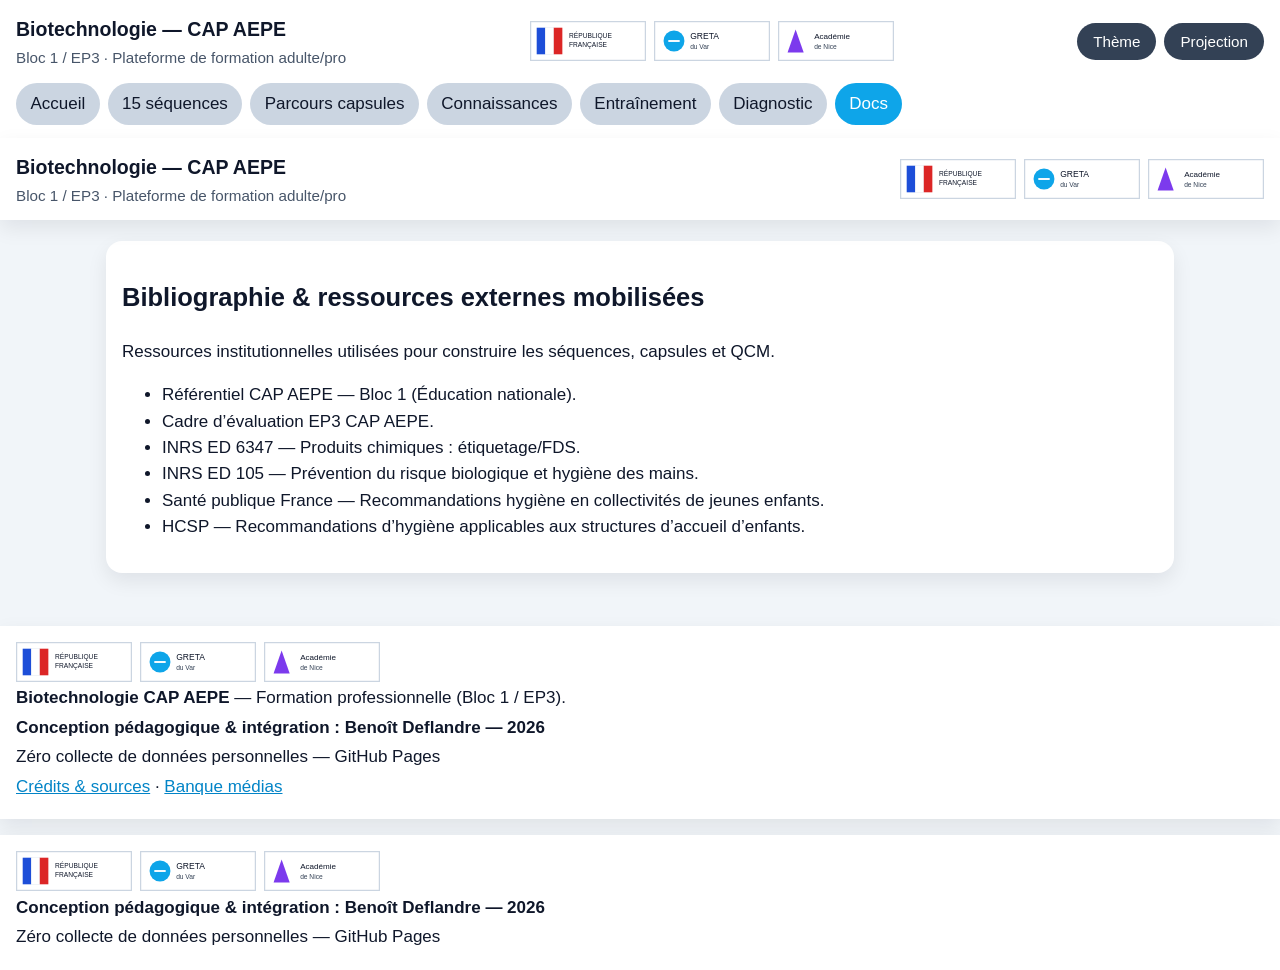
<file: docs/bibliographie.html>
<!doctype html>
<html lang="fr"><head><meta charset="UTF-8"><meta name="viewport" content="width=device-width,initial-scale=1"><title>Bibliographie & ressources externes</title><link rel="stylesheet" href="../assets/css/app.css"></head>
<body data-base="../" data-page="docs/index.html">
<header class="site-header static-header">
  <div class="topbar">
    <div class="brand">
      <h1>Biotechnologie — CAP AEPE</h1>
      <p>Bloc 1 / EP3 · Plateforme de formation adulte/pro</p>
    </div>
    <div class="logos">
      <img src="../assets/img/logos/logo-republique.svg" alt="Logo République Française">
      <img src="../assets/img/logos/logo-greta-var.svg" alt="Logo GRETA du Var">
      <img src="../assets/img/logos/logo-academie-nice.svg" alt="Logo Académie de Nice">
    </div>
  </div>
</header>
<main>
<section class="card"><h2>Bibliographie & ressources externes mobilisées</h2><p>Ressources institutionnelles utilisées pour construire les séquences, capsules et QCM.</p>
<ul>
<li>Référentiel CAP AEPE — Bloc 1 (Éducation nationale).</li>
<li>Cadre d’évaluation EP3 CAP AEPE.</li>
<li>INRS ED 6347 — Produits chimiques : étiquetage/FDS.</li>
<li>INRS ED 105 — Prévention du risque biologique et hygiène des mains.</li>
<li>Santé publique France — Recommandations hygiène en collectivités de jeunes enfants.</li>
<li>HCSP — Recommandations d’hygiène applicables aux structures d’accueil d’enfants.</li>
</ul></section></main>
<script src="../assets/js/common.js"></script>
<footer class="static-footer">
  <div class="logos">
    <img src="../assets/img/logos/logo-republique.svg" alt="Logo République Française">
    <img src="../assets/img/logos/logo-greta-var.svg" alt="Logo GRETA du Var">
    <img src="../assets/img/logos/logo-academie-nice.svg" alt="Logo Académie de Nice">
  </div>
  <p><strong>Conception pédagogique & intégration : Benoît Deflandre — 2026</strong></p>
  <p>Zéro collecte de données personnelles — GitHub Pages</p>
</footer>

</body></html>
</file>
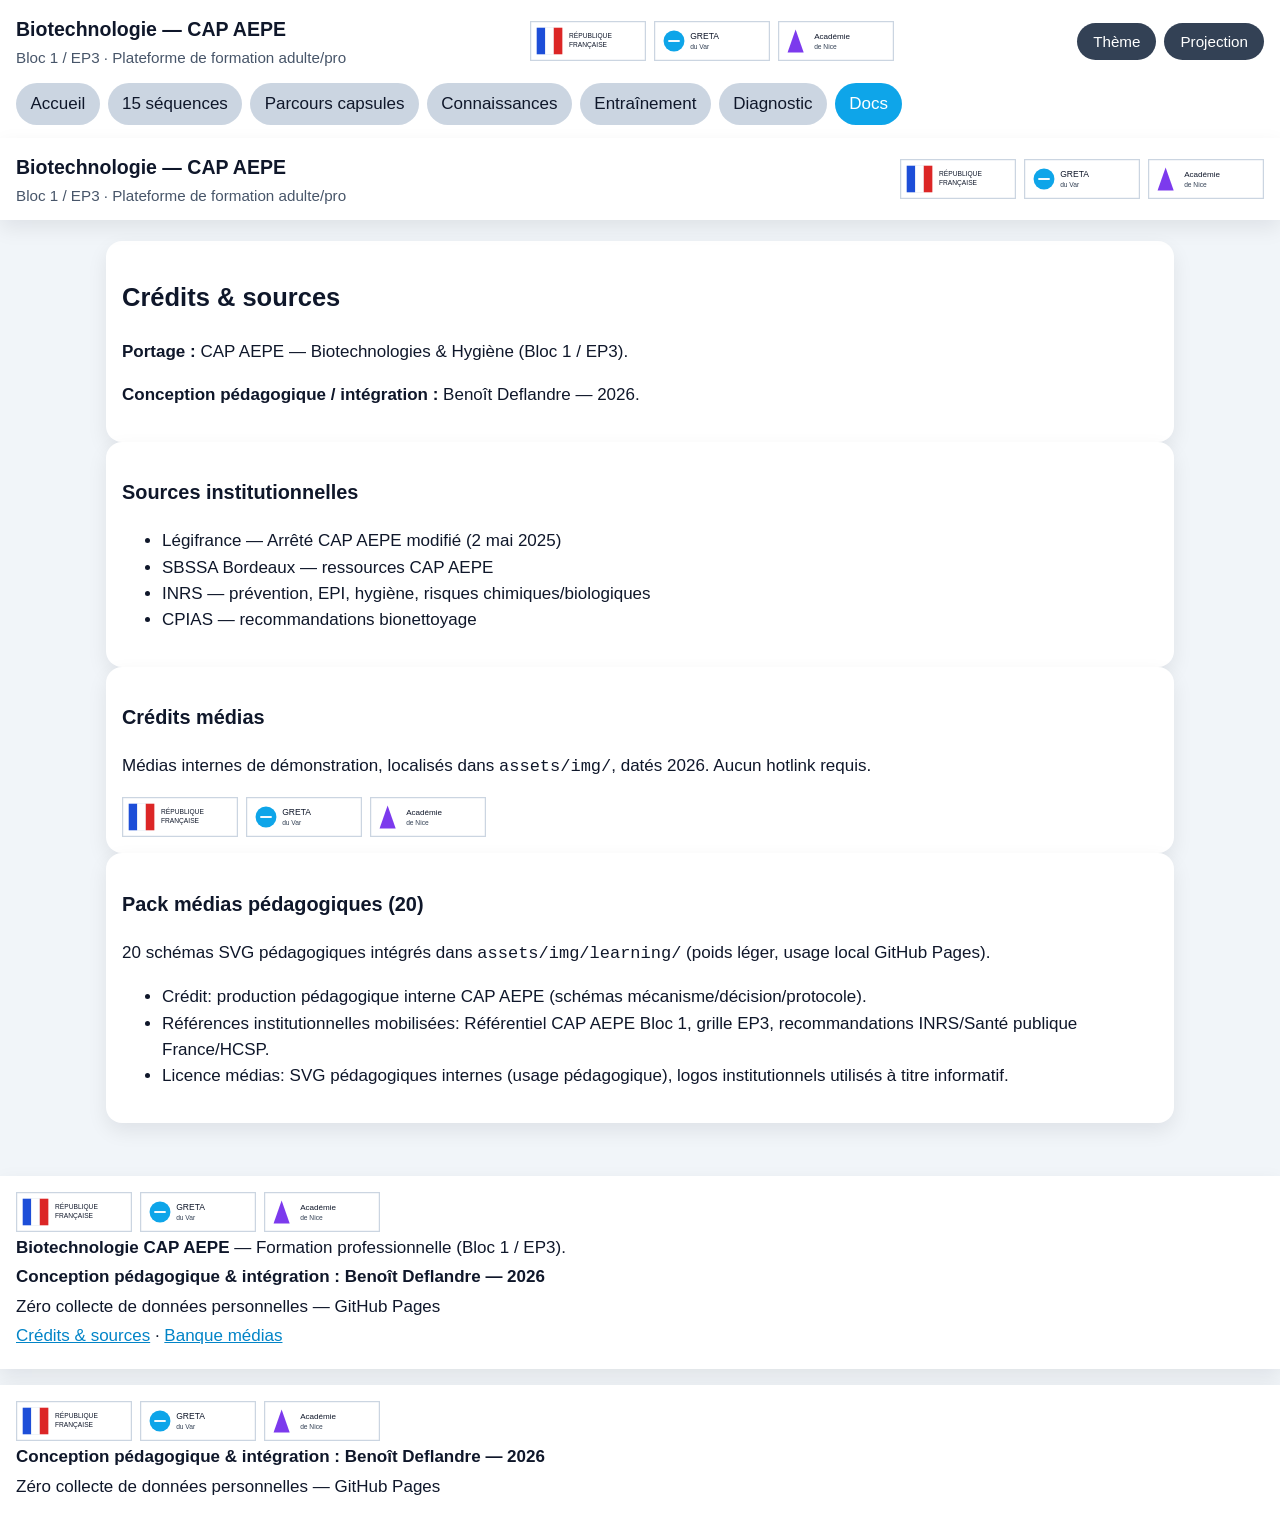
<file: docs/credits.html>
<!doctype html>
<html lang="fr">
<head><meta charset="UTF-8"><meta name="viewport" content="width=device-width,initial-scale=1"><title>Crédits & sources</title><link rel="stylesheet" href="../assets/css/app.css"></head>
<body data-base="../" data-page="docs/index.html">

<header class="site-header static-header">
  <div class="topbar">
    <div class="brand">
      <h1>Biotechnologie — CAP AEPE</h1>
      <p>Bloc 1 / EP3 · Plateforme de formation adulte/pro</p>
    </div>
    <div class="logos">
      <img src="../assets/img/logos/logo-republique.svg" alt="Logo République Française">
      <img src="../assets/img/logos/logo-greta-var.svg" alt="Logo GRETA du Var">
      <img src="../assets/img/logos/logo-academie-nice.svg" alt="Logo Académie de Nice">
    </div>
  </div>
</header>
<main>
<section class="card"><h2>Crédits & sources</h2>
<p><strong>Portage :</strong> CAP AEPE — Biotechnologies & Hygiène (Bloc 1 / EP3).</p>
<p><strong>Conception pédagogique / intégration :</strong> Benoît Deflandre — 2026.</p>
</section>
<section class="card"><h3>Sources institutionnelles</h3>
<ul>
<li>Légifrance — Arrêté CAP AEPE modifié (2 mai 2025)</li>
<li>SBSSA Bordeaux — ressources CAP AEPE</li>
<li>INRS — prévention, EPI, hygiène, risques chimiques/biologiques</li>
<li>CPIAS — recommandations bionettoyage</li>
</ul></section>
<section class="card"><h3>Crédits médias</h3>
<p>Médias internes de démonstration, localisés dans <code>assets/img/</code>, datés 2026. Aucun hotlink requis.</p>
<div class="logos"><img src="../assets/img/logos/logo-republique.svg" alt="RF"><img src="../assets/img/logos/logo-greta-var.svg" alt="GRETA"><img src="../assets/img/logos/logo-academie-nice.svg" alt="Académie"></div>
</section>

<section class="card"><h3>Pack médias pédagogiques (20)</h3>
<p>20 schémas SVG pédagogiques intégrés dans <code>assets/img/learning/</code> (poids léger, usage local GitHub Pages).</p>
<ul>
<li>Crédit: production pédagogique interne CAP AEPE (schémas mécanisme/décision/protocole).</li>
<li>Références institutionnelles mobilisées: Référentiel CAP AEPE Bloc 1, grille EP3, recommandations INRS/Santé publique France/HCSP.</li>
<li>Licence médias: SVG pédagogiques internes (usage pédagogique), logos institutionnels utilisés à titre informatif.</li>
</ul></section>

</main>
<script src="../assets/js/common.js"></script>

<footer class="static-footer">
  <div class="logos">
    <img src="../assets/img/logos/logo-republique.svg" alt="Logo République Française">
    <img src="../assets/img/logos/logo-greta-var.svg" alt="Logo GRETA du Var">
    <img src="../assets/img/logos/logo-academie-nice.svg" alt="Logo Académie de Nice">
  </div>
  <p><strong>Conception pédagogique & intégration : Benoît Deflandre — 2026</strong></p>
  <p>Zéro collecte de données personnelles — GitHub Pages</p>
</footer>

</body>
</html>
</file>
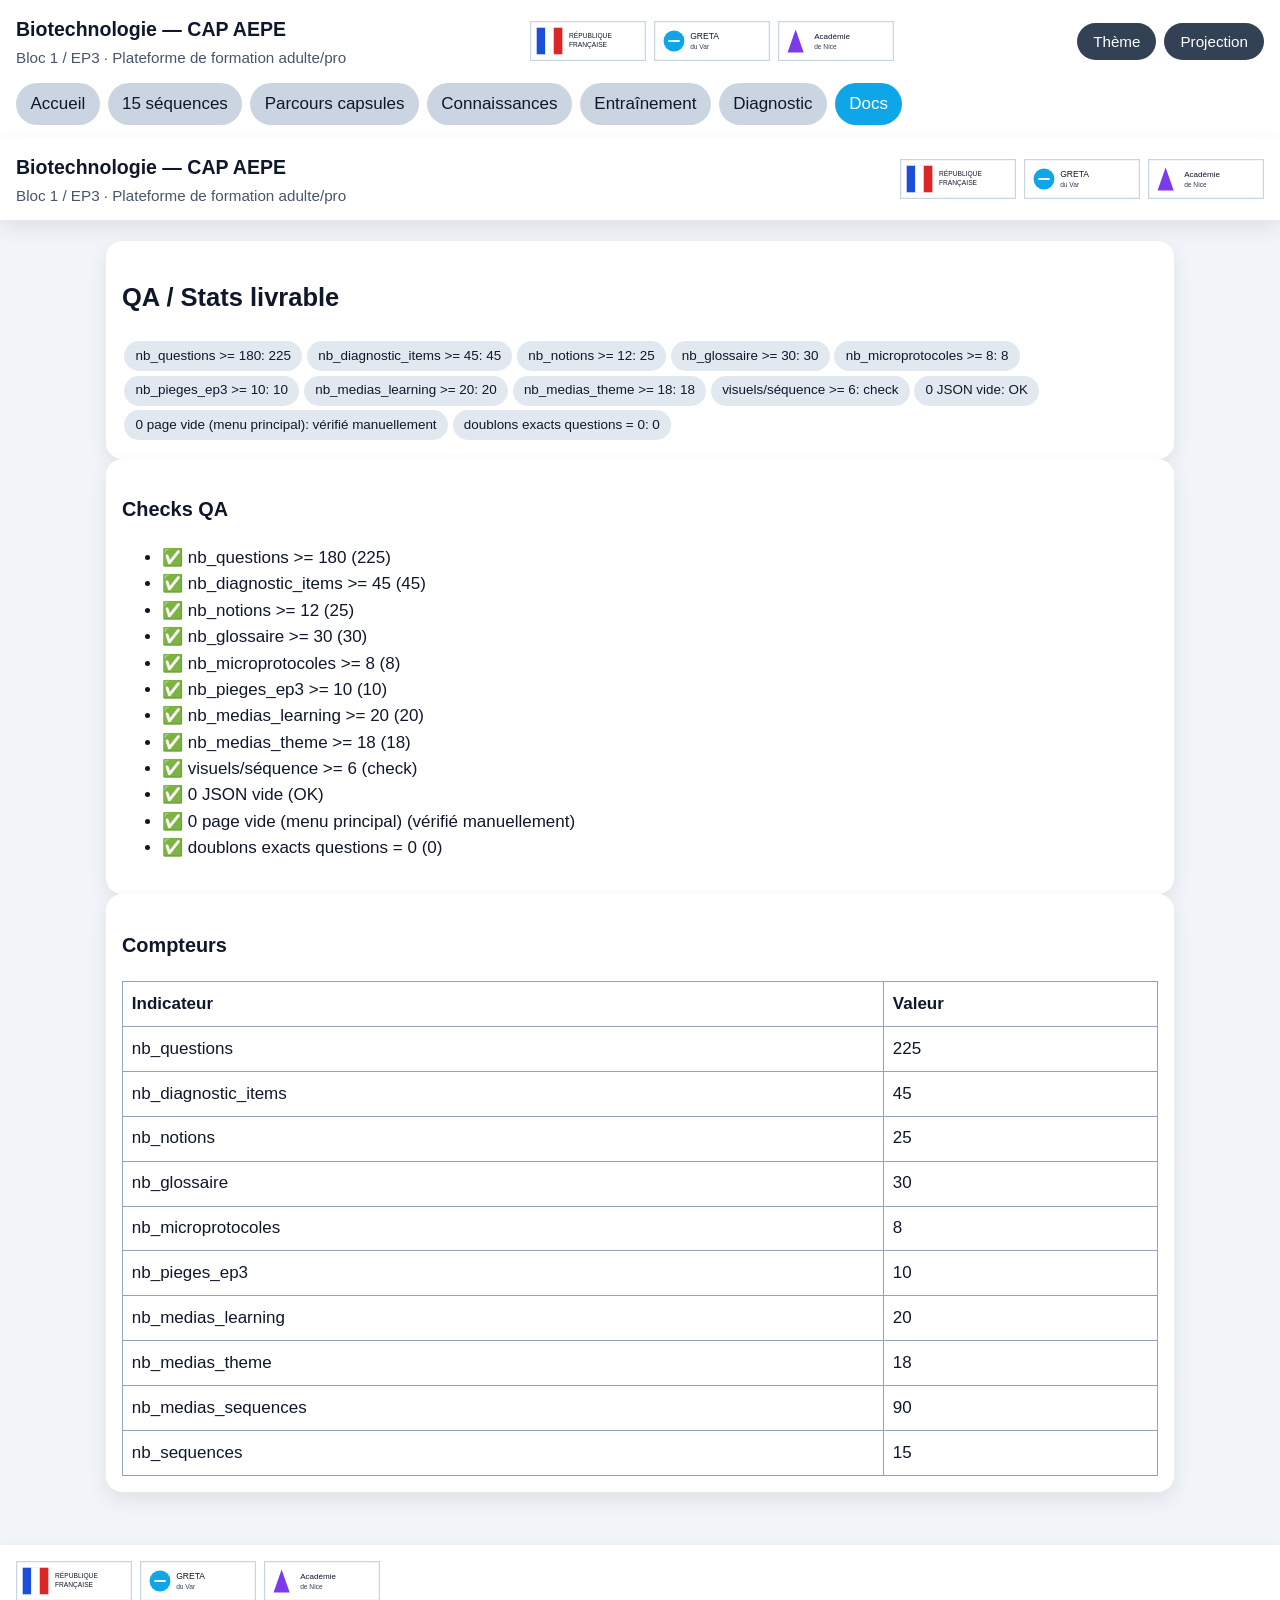
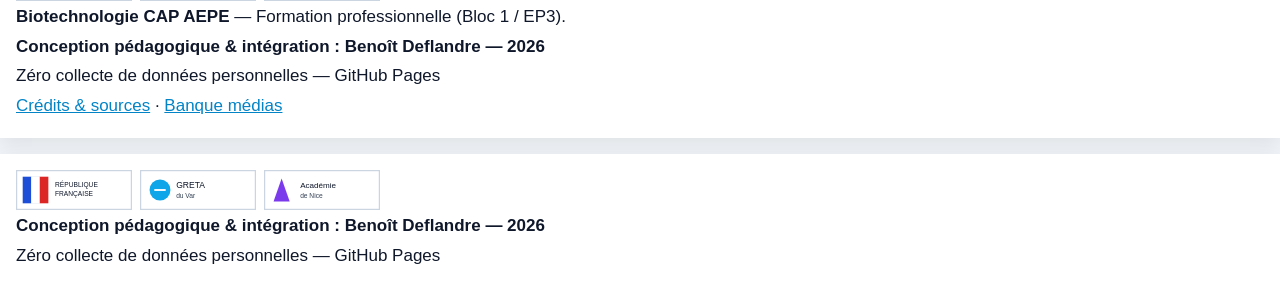
<file: docs/stats.html>
<!doctype html>
<html lang="fr">
<head><meta charset="UTF-8"><meta name="viewport" content="width=device-width,initial-scale=1"><title>QA & Stats — CAP AEPE</title><link rel="stylesheet" href="../assets/css/app.css"></head>
<body data-base="../" data-page="docs/index.html">

<header class="site-header static-header">
  <div class="topbar">
    <div class="brand">
      <h1>Biotechnologie — CAP AEPE</h1>
      <p>Bloc 1 / EP3 · Plateforme de formation adulte/pro</p>
    </div>
    <div class="logos">
      <img src="../assets/img/logos/logo-republique.svg" alt="Logo République Française">
      <img src="../assets/img/logos/logo-greta-var.svg" alt="Logo GRETA du Var">
      <img src="../assets/img/logos/logo-academie-nice.svg" alt="Logo Académie de Nice">
    </div>
  </div>
</header>
<main>
<section class="card"><h2>QA / Stats livrable</h2><div id="globalStats"></div></section>
<section class="card" id="qaChecks"></section>
<section class="card" id="countsTable"></section>
</main>
<script src="../assets/js/common.js"></script>
<script src="../assets/js/loaders.js"></script>
<script>
(async function(){
  const seqs = await loadData('../data/sequences.json','sequences',[]);
  const qsWrap = await fetch(dataPath('../data/questions.json')).then(r=>r.json()).catch(()=>({questions:[]}));
  const diagWrap = await fetch(dataPath('../data/diagnostic.json')).then(r=>r.json()).catch(()=>({items:[]}));
  const notionsWrap = await fetch(dataPath('../data/notions.json')).then(r=>r.json()).catch(()=>({notions:[],glossaire:[],microprotocoles:[],pieges_ep3:[]}));
  const mediaWrap = await fetch(dataPath('../data/media.json')).then(r=>r.json()).catch(()=>({media:[]}));

  const qs = qsWrap.questions || [];
  const diag = diagWrap.items || [];
  const notions = notionsWrap.notions || [];
  const gloss = notionsWrap.glossaire || [];
  const prot = notionsWrap.microprotocoles || [];
  const pieges = notionsWrap.pieges_ep3 || [];
  const mediaLearning = (mediaWrap.media || []).filter(m => (m.type||'').includes('schema-learning'));
  const mediaTheme = (mediaWrap.media || []).filter(m => (m.type||'').includes('schema-theme'));
  const mediaSeq = (mediaWrap.media || []).filter(m => (m.seq||'').startsWith('S'));

  const badLinks = [];
  document.querySelectorAll('a[href]').forEach(()=>{});

  const checks = [
    {name:'nb_questions >= 180', ok: qs.length >= 180, val: qs.length},
    {name:'nb_diagnostic_items >= 45', ok: diag.length >= 45, val: diag.length},
    {name:'nb_notions >= 12', ok: notions.length >= 12, val: notions.length},
    {name:'nb_glossaire >= 30', ok: gloss.length >= 30, val: gloss.length},
    {name:'nb_microprotocoles >= 8', ok: prot.length >= 8, val: prot.length},
    {name:'nb_pieges_ep3 >= 10', ok: pieges.length >= 10, val: pieges.length},
    {name:'nb_medias_learning >= 20', ok: mediaLearning.length >= 20, val: mediaLearning.length},
    {name:'nb_medias_theme >= 18', ok: mediaTheme.length >= 18, val: mediaTheme.length},
    {name:'visuels/séquence >= 6', ok: seqs.every(s=>(s.media||[]).length>=6), val: 'check'},
    {name:'0 JSON vide', ok: [qs,diag,notions,gloss,prot,pieges].every(x=>x.length>0), val:'OK'},
    {name:'0 page vide (menu principal)', ok: true, val:'vérifié manuellement'},
  ];

  let qDup = 0; const seen = new Set();
  qs.forEach(q=>{ const k=(q.question||'').trim().toLowerCase(); if(seen.has(k)) qDup++; else seen.add(k); });
  checks.push({name:'doublons exacts questions = 0', ok:qDup===0, val:qDup});

  document.getElementById('globalStats').innerHTML = checks.map(c=>`<span class='badge'>${c.name}: ${c.val}</span>`).join('');
  document.getElementById('qaChecks').innerHTML = `<h3>Checks QA</h3><ul>${checks.map(c=>`<li>${c.ok?'✅':'❌'} ${c.name} (${c.val})</li>`).join('')}</ul>`;
  document.getElementById('countsTable').innerHTML = `<h3>Compteurs</h3>
    <table class='table'><tr><th>Indicateur</th><th>Valeur</th></tr>
    <tr><td>nb_questions</td><td>${qs.length}</td></tr>
    <tr><td>nb_diagnostic_items</td><td>${diag.length}</td></tr>
    <tr><td>nb_notions</td><td>${notions.length}</td></tr>
    <tr><td>nb_glossaire</td><td>${gloss.length}</td></tr>
    <tr><td>nb_microprotocoles</td><td>${prot.length}</td></tr>
    <tr><td>nb_pieges_ep3</td><td>${pieges.length}</td></tr>
    <tr><td>nb_medias_learning</td><td>${mediaLearning.length}</td></tr>
    <tr><td>nb_medias_theme</td><td>${mediaTheme.length}</td></tr>
    <tr><td>nb_medias_sequences</td><td>${mediaSeq.length}</td></tr>
    <tr><td>nb_sequences</td><td>${seqs.length}</td></tr>
    </table>`;
})();
</script>

<footer class="static-footer">
  <div class="logos">
    <img src="../assets/img/logos/logo-republique.svg" alt="Logo République Française">
    <img src="../assets/img/logos/logo-greta-var.svg" alt="Logo GRETA du Var">
    <img src="../assets/img/logos/logo-academie-nice.svg" alt="Logo Académie de Nice">
  </div>
  <p><strong>Conception pédagogique & intégration : Benoît Deflandre — 2026</strong></p>
  <p>Zéro collecte de données personnelles — GitHub Pages</p>
</footer>

</body></html>
</file>
<file: assets/css/app.css>
:root {
  --bg: #f1f5f9;
  --surface: #ffffff;
  --text: #0f172a;
  --muted: #475569;
  --primary: #0ea5e9;
  --accent: #0284c7;
  --danger: #b91c1c;
  --ok: #166534;
  --shadow: 0 8px 20px rgba(2, 6, 23, .08);
}
[data-theme="dark"] {
  --bg: #0f172a;
  --surface: #1e293b;
  --text: #e2e8f0;
  --muted: #cbd5e1;
  --primary: #38bdf8;
  --accent: #7dd3fc;
  --shadow: 0 8px 20px rgba(0, 0, 0, .35);
}
* { box-sizing: border-box; }
body { margin:0; font: 17px/1.55 Arial, sans-serif; background:var(--bg); color:var(--text); }
body.projection { font-size: 20px; line-height: 1.72; }
a { color: var(--accent); }
.site-header { position: sticky; top:0; z-index:50; background:var(--surface); box-shadow:var(--shadow); padding: .8rem 1rem; }
.topbar { display:flex; justify-content:space-between; gap:1rem; flex-wrap:wrap; align-items:center; }
.brand h1 { margin:.1rem 0; font-size:1.22rem; }
.brand p { margin:0; color:var(--muted); font-size:.95rem; }
.logos { display:flex; gap:.5rem; align-items:center; flex-wrap:wrap; }
.logos img { height:40px; width:auto; border:1px solid #cbd5e1; background:#fff; }
.controls { display:flex; gap:.5rem; }
.btn { border:none; border-radius:999px; padding:.62rem 1rem; background:var(--primary); color:#fff; cursor:pointer; font-size:.95rem; }
.btn.secondary { background:#334155; }
.nav-pills { display:flex; gap:.5rem; flex-wrap:wrap; margin-top:.8rem; }
.nav-pills a { text-decoration:none; padding:.5rem .9rem; border-radius:999px; background:#cbd5e1; color:#0f172a; }
.nav-pills a.active { background:var(--primary); color:#fff; }
main { max-width:1100px; margin:1.3rem auto; padding:0 1rem 2rem; }
.grid-2 { display:grid; grid-template-columns:repeat(2,minmax(0,1fr)); gap:1rem; }
.card { background:var(--surface); border-radius:16px; box-shadow:var(--shadow); padding:1rem; }
.badge { display:inline-block; border-radius:999px; background:#e2e8f0; color:#0f172a; padding:.28rem .7rem; margin:.15rem; font-size:.84rem; }
.toolbar { display:flex; gap:.7rem; flex-wrap:wrap; align-items:center; margin-bottom:1rem; }
input[type="search"], select { padding:.6rem .75rem; border-radius:10px; border:1px solid #94a3b8; min-width:220px; }
.list { display:grid; gap:1rem; }
.item h3 { margin-top:0; }
.item .meta { color:var(--muted); font-size:.9rem; }
.overlay { position:fixed; inset:0; background:rgba(2,6,23,.72); display:none; align-items:center; justify-content:center; padding:1rem; }
.overlay.open { display:flex; }
.dialog { background:var(--surface); color:var(--text); width:min(1050px,96vw); max-height:92vh; overflow:auto; border-radius:14px; padding:1rem; position:relative; }
.close { position:absolute; top:.7rem; right:.7rem; border:none; border-radius:50%; width:36px; height:36px; cursor:pointer; }
.alert { background:#fee2e2; color:var(--danger); padding:.7rem .9rem; border-radius:10px; margin:.5rem 0; }
.q-item { margin: 0 0 1.15rem; padding: .3rem 0 .4rem; }
.q-item.correct { border-left: 5px solid var(--ok); padding-left: .9rem; }
.q-item.wrong { border-left: 5px solid var(--danger); padding-left: .9rem; }
.feedback-block { margin:.55rem 0; padding:.6rem .75rem; border:1px solid #cbd5e1; border-radius:10px; background:#f8fafc; }
.feedback-block h4 { margin:.05rem 0 .35rem; }
.table { width:100%; border-collapse:collapse; }
.table th,.table td { border:1px solid #94a3b8; padding:.55rem; text-align:left; vertical-align:top; }
footer { margin-top:1rem; background:var(--surface); padding:1rem; box-shadow:var(--shadow); }
footer p { margin:.2rem 0; }
:focus-visible { outline:3px solid #f59e0b; outline-offset:2px; }

figure { margin: .8rem 0; }
figcaption { font-size: .88rem; color: var(--muted); margin-top:.3rem; }
.schema-figure { border:1px solid #cbd5e1; border-radius:12px; padding:.6rem; }
.schema-figure img,
.zoomable-img { width: min(90%, 980px); max-width:100%; height:auto; display:block; margin:0 auto; border-radius:8px; cursor:zoom-in; }
.zoom-btn { margin-top:.5rem; }
.media-dialog { width:min(96vw,1400px); max-height:95vh; }
.media-stage { width:100%; height:calc(95vh - 80px); overflow:auto; display:flex; align-items:center; justify-content:center; }
.media-stage img { max-width:96%; max-height:100%; width:auto; height:auto; transform:scale(1); transition:transform .2s ease; }
.media-stage img:hover { transform:scale(1.08); }

body.projection .card { padding:1.2rem; }
body.projection .btn { font-size:1rem; padding:.72rem 1.1rem; }
body.projection .table th, body.projection .table td { font-size:1.02rem; }

@media (max-width: 800px){
  .grid-2{grid-template-columns:1fr;}
  .logos img{height:32px;}
  .dialog { width:min(98vw,98vw); }
  .schema-figure img, .zoomable-img { width:100%; }
}
</file>
